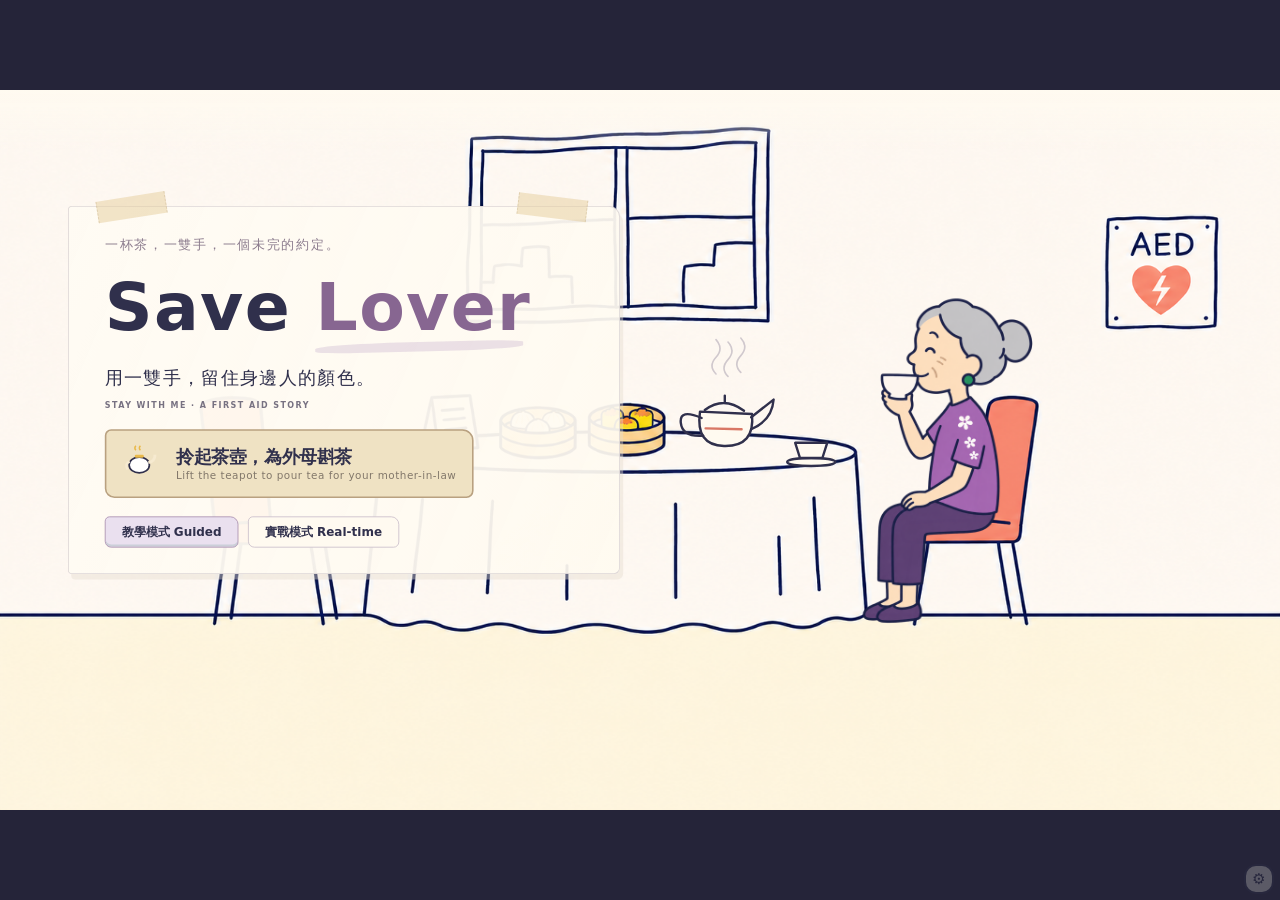
<file: index.html>
<!DOCTYPE html>
<html lang="zh-Hant">
<head>
<meta charset="utf-8">
<title>外婆，唔好褪色 · 愛心救援</title>
<meta name="viewport" content="width=device-width,initial-scale=1">
<style>
/* Save Lover — 2D game. Single file, no network needed. Open in Chrome/Edge (Web Serial). */
:root{
  --red:#b3211f; --red-d:#7c1413; --gold:#e9b949; --cream:#f6ead0; --wood:#4a2416;
  --ink:#1c0f0b; --jade:#2fa37c; --warn:#ff9f1c; --bad:#ff4d4d; --panel:rgba(22,10,8,.88);
  --font:"Noto Sans TC","PingFang HK","PingFang TC","Microsoft JhengHei",system-ui,sans-serif;
}
*{box-sizing:border-box}
html,body{height:100%;margin:0;background:#0d0605;overflow:hidden;font-family:var(--font);color:var(--cream)}
#wrap{position:fixed;inset:0;display:flex;align-items:center;justify-content:center}
#stage{width:1600px;height:900px;position:relative;transform-origin:center;overflow:hidden;background:#2a100c;flex:none}
#scene{position:absolute;inset:0;width:100%;height:100%}
.dim #scene{filter:brightness(.38) saturate(.8)}
#scene{transition:filter .5s}

/* top bar */
#topbar{position:absolute;left:0;right:0;top:0;height:74px;display:flex;align-items:center;gap:24px;padding:0 28px;
  background:linear-gradient(#1a0907ee,#1a090700);z-index:5}
#sceneTag{font-size:24px;font-weight:700;letter-spacing:.06em;color:var(--gold)}
#sceneTag small{display:block;font-size:13px;font-weight:400;color:#e8d6b0;letter-spacing:.08em;opacity:.85}
#logo{margin-left:auto;font-weight:900;font-size:22px;letter-spacing:.04em}
#logo b{color:#ff5a50}
#surv{width:400px;display:none}
#surv .lab{display:flex;justify-content:space-between;font-size:14px;letter-spacing:.06em;margin-bottom:5px}
#surv .lab b{font-size:20px;font-variant-numeric:tabular-nums}
#surv .bar{height:14px;background:#00000080;border:1px solid #ffffff30;border-radius:8px;overflow:hidden}
#surv .bar i{display:block;height:100%;width:80%;background:linear-gradient(90deg,#ff4d4d,#ffb347 45%,#49d39a);background-size:400px 100%;transition:width .3s}
#clock{font-variant-numeric:tabular-nums;font-size:20px;display:none;min-width:150px}
#clock small{display:block;font-size:12px;opacity:.75;letter-spacing:.08em}

/* title / attract */
#title{position:absolute;inset:0;display:flex;flex-direction:column;align-items:center;justify-content:center;z-index:6;
  background:radial-gradient(ellipse at 50% 40%,#3b0f0cb0,#120504f2)}
#title h1{font-size:120px;margin:0;letter-spacing:.08em;font-weight:900;text-shadow:0 6px 0 #00000060}
#title h1 span{color:#ff5a50}
#title h2{font-size:30px;font-weight:500;margin:6px 0 0;letter-spacing:.3em;color:var(--gold)}
#title .en{font-size:17px;letter-spacing:.34em;opacity:.8;margin-top:10px}
#startCue{margin-top:56px;display:flex;align-items:center;gap:22px;padding:22px 40px;border:2px solid var(--gold);border-radius:999px;
  font-size:32px;font-weight:700;animation:breathe 2.2s infinite}
#startCue small{display:block;font-size:15px;font-weight:400;opacity:.8;letter-spacing:.05em}
#startCue svg{width:60px;height:60px}
@keyframes breathe{50%{box-shadow:0 0 0 14px #e9b94922;transform:scale(1.02)}}
#homeCheck{margin-top:28px;font-size:16px;color:#ffb347;min-height:24px}
#modeRow{margin-top:26px;display:flex;gap:12px}
.pill{font:inherit;color:var(--cream);background:#ffffff14;border:1px solid #ffffff40;border-radius:999px;padding:9px 20px;font-size:16px;cursor:pointer}
.pill.on{background:var(--gold);color:#2a1206;border-color:var(--gold);font-weight:700}
.pill:focus-visible{outline:3px solid #fff}

/* objective */
#objective{position:absolute;left:50%;top:96px;transform:translateX(-50%);display:none;align-items:center;gap:20px;z-index:5;
  background:var(--panel);border:2px solid var(--gold);border-radius:22px;padding:16px 30px 16px 20px;max-width:1100px;box-shadow:0 10px 40px #000a}
#objective svg{width:70px;height:70px;flex:none}
#objective .zh{font-size:32px;font-weight:800;line-height:1.25}
#objective .en{font-size:16px;opacity:.8;margin-top:3px}
#objective .ring{width:64px;height:64px;flex:none;display:none}

/* dialogue */
#dialog{position:absolute;left:120px;right:120px;bottom:36px;min-height:150px;background:var(--panel);border:2px solid #e9b94990;border-radius:20px;
  padding:20px 30px 22px;z-index:7;display:none;box-shadow:0 10px 40px #000a}
#dialog .who{display:inline-block;background:var(--red);color:#fff;font-weight:800;font-size:18px;padding:4px 16px;border-radius:999px;margin-bottom:8px;letter-spacing:.08em}
#dialog .who.aed{background:#1f8a5f}#dialog .who.op{background:#2b62c9}#dialog .who.nar{background:#5c4a3c}#dialog .who.warn{background:#c96a00}
#dialog .zh{font-size:32px;line-height:1.4;font-weight:600}
#dialog .en{font-size:17px;opacity:.75;margin-top:6px;line-height:1.4}

/* CPR HUD */
#cpr{position:absolute;left:60px;right:60px;top:210px;bottom:210px;display:none;gap:26px;z-index:5}
.card{background:var(--panel);border:1px solid #ffffff2e;border-radius:20px;padding:18px 22px;display:flex;flex-direction:column}
.card h3{margin:0 0 8px;font-size:17px;letter-spacing:.12em;color:var(--gold);font-weight:700}
.card h3 small{font-weight:400;opacity:.75;margin-left:8px;letter-spacing:.06em}
#cardPos{width:330px}#cardBeat{flex:1;align-items:center}#cardDepth{width:230px}#cardPosture{width:300px}
.torso{width:100%;flex:1;min-height:0}
#posMsg{font-size:20px;font-weight:700;text-align:center;min-height:28px}
#beatWrap{position:relative;width:250px;height:250px;margin-top:4px}
#beatRing{position:absolute;inset:0;border-radius:50%;border:10px solid #ffffff22}
#beatPulse{position:absolute;inset:26px;border-radius:50%;background:radial-gradient(#ff7b6b,#b3211f);transform:scale(.6);opacity:.9}
#beatNum{position:absolute;inset:0;display:flex;flex-direction:column;align-items:center;justify-content:center;font-size:92px;font-weight:900;font-variant-numeric:tabular-nums;text-shadow:0 3px 0 #0008}
#beatNum small{font-size:20px;font-weight:500;opacity:.85;margin-top:-10px}
#coach{font-size:36px;font-weight:900;margin-top:10px;min-height:50px;text-align:center}
#coach.ok{color:#5fe0aa}#coach.no{color:#ffb347}
#rateRow{display:flex;gap:26px;align-items:baseline;font-size:17px;margin-top:2px}
#rateRow b{font-size:38px;font-variant-numeric:tabular-nums}
#depthGauge{position:relative;flex:1;margin:4px 34px 4px 64px;background:#0008;border:1px solid #ffffff30;border-radius:12px;min-height:0}
#depthBand{position:absolute;left:0;right:0;background:#2fa37c66;border-top:2px solid #5fe0aa;border-bottom:2px solid #5fe0aa}
#depthFill{position:absolute;left:0;right:0;top:0;background:linear-gradient(#ffffff30,#ffffff70);border-radius:12px 12px 0 0}
#depthPeak{position:absolute;left:-8px;right:-8px;height:4px;background:#fff;border-radius:2px}
.tick{position:absolute;left:-58px;font-size:14px;opacity:.8;transform:translateY(-50%);font-variant-numeric:tabular-nums}
#contactBox{flex:1;display:none;flex-direction:column;align-items:center;justify-content:center;gap:8px;text-align:center}
#lamp{width:120px;height:120px;border-radius:50%;background:#ffffff14;border:6px solid #ffffff30;transition:background .08s,border-color .08s}
#lamp.on{background:#5fe0aa;border-color:#b8ffe0;box-shadow:0 0 40px #5fe0aa}
#lampTxt{font-size:30px;font-weight:900}#lampTxt.on{color:#5fe0aa}
#contactBox small{font-size:15px;opacity:.75}
#lampCount{font-size:18px;font-variant-numeric:tabular-nums;opacity:.9}
.depthContact #depthGauge,.depthContact #depthVal{display:none!important}
.depthContact #contactBox{display:flex}
#depthVal{text-align:center;font-size:20px;font-weight:700;font-variant-numeric:tabular-nums}
#cardPosture ul{margin:6px 0 0;padding:0;list-style:none;font-size:18px;line-height:1.5}
#cardPosture li{padding-left:26px;position:relative;margin-bottom:5px}
#cardPosture li:before{content:"";position:absolute;left:4px;top:.55em;width:10px;height:10px;border-radius:50%;background:var(--gold)}
#cardPosture li small{display:block;font-size:13px;opacity:.7;line-height:1.3}

/* AED panel */
#aed{position:absolute;left:150px;right:150px;top:200px;bottom:206px;display:none;gap:26px;z-index:5}
#aedDev{flex:1;background:linear-gradient(#f3f0e6,#d9d4c4);color:#1b1b1b;border-radius:26px;border:6px solid #1f8a5f;padding:22px 30px;display:flex;flex-direction:column}
#aedDev h3{margin:0;font-size:20px;letter-spacing:.2em;color:#1f8a5f}
#aedLcd{background:#10231b;color:#8dffc8;border-radius:12px;padding:16px 20px;margin:12px 0;font-size:32px;font-weight:800;min-height:96px;line-height:1.3}
#aedLcd small{display:block;font-size:16px;font-weight:400;color:#bfe9d5;margin-top:4px}
#aedSteps{display:grid;grid-template-columns:repeat(4,1fr);gap:10px;margin-top:auto}
#aedSteps div{border:2px solid #0002;border-radius:14px;padding:10px 12px;font-size:17px;font-weight:700;background:#fff8;opacity:.45}
#aedSteps div b{display:block;font-size:13px;font-weight:500;letter-spacing:.06em}
#aedSteps div.now{opacity:1;border-color:#1f8a5f;background:#fff}
#aedSteps div.done{opacity:1;background:#bfe9d5;border-color:#1f8a5f}
#shockBtn{align-self:center;width:120px;height:120px;border-radius:50%;background:#ff8a1c;border:8px solid #b55200;display:flex;align-items:center;justify-content:center;margin-bottom:8px;opacity:.35}
#shockBtn svg{width:60px;height:60px}
#shockBtn.arm{opacity:1;animation:blink .5s infinite}
@keyframes blink{50%{background:#ffd08a;box-shadow:0 0 40px #ff8a1c}}
#aedBody{width:400px}
#clearStat{display:none;align-self:center;font-size:28px;font-weight:900;padding:8px 24px;border-radius:999px;margin-bottom:8px}
#clearStat.ok{display:block;background:#1f8a5f;color:#fff}#clearStat.bad{display:block;background:#c0271e;color:#fff;animation:blink .5s infinite}

/* debrief */
#debrief{position:absolute;inset:0;background:#140706f6;z-index:9;display:none;padding:34px 60px;overflow:hidden}
#debrief h2{font-size:44px;margin:0;font-weight:900}
#debrief h2 small{font-size:18px;font-weight:400;opacity:.75;margin-left:14px;letter-spacing:.1em}
#debrief .sub{font-size:20px;margin:6px 0 18px;color:var(--gold)}
#dbGrid{display:grid;grid-template-columns:1.15fr 1fr;gap:26px;height:650px}
.steps{list-style:none;margin:0;padding:0;display:flex;flex-direction:column;gap:8px}
.steps li{display:grid;grid-template-columns:40px 1fr;gap:12px;align-items:start;background:#ffffff0f;border-radius:14px;padding:10px 16px;font-size:20px;font-weight:700}
.steps li small{display:block;font-size:14.5px;font-weight:400;opacity:.8;line-height:1.35;margin-top:2px}
.mark{width:36px;height:36px;border-radius:50%;display:flex;align-items:center;justify-content:center;font-weight:900;font-size:20px;color:#140706}
.mark.ok{background:#5fe0aa}.mark.mid{background:#ffb347}.mark.no{background:#ff6b6b}
.tiles{display:grid;grid-template-columns:repeat(3,1fr);gap:10px}
.tile{background:#ffffff0f;border-radius:14px;padding:12px 14px}
.tile b{display:block;font-size:34px;font-variant-numeric:tabular-nums;line-height:1.1}
.tile span{font-size:14px;opacity:.8}
.tile.ok b{color:#5fe0aa}.tile.no b{color:#ffb347}
#dbTake{margin-top:14px;background:var(--red-d);border-radius:16px;padding:16px 20px;font-size:19px;line-height:1.5}
#dbTake b{color:var(--gold)}
#dbAed{margin-top:12px;border:2px dashed #e9b94990;border-radius:16px;padding:14px 20px;font-size:17px;line-height:1.5}
#dbFoot .staff{color:#ffb347}
#dbFoot{position:absolute;left:60px;right:60px;bottom:26px;display:flex;justify-content:space-between;font-size:17px;opacity:.85}

/* airway step */
#airCard{position:absolute;left:50%;top:220px;transform:translateX(-50%);z-index:6;display:none;align-items:center;gap:26px;padding:20px 30px;background:#fffaf0;color:#1c0f0b;border:5px solid #111;border-radius:12px;box-shadow:10px 10px 0 #111;width:980px}
#airCard svg{width:420px;flex:none}
#airCard ol{margin:0;padding-left:1.4em;font-size:30px;line-height:1.35;display:flex;flex-direction:column;gap:14px}
#airCard li b{font-weight:900}#airCard li small{display:block;font-size:17px;color:#6b5a4c}
/* posture briefing */
#brief{position:absolute;left:60px;right:60px;top:200px;bottom:200px;z-index:6;display:none;flex-direction:column;gap:18px;background:var(--panel);border:2px solid var(--gold);border-radius:24px;padding:24px 30px}
#brief h2{margin:0;font-size:36px;font-weight:900}#brief h2 small{font-size:16px;font-weight:400;opacity:.7;margin-left:12px;letter-spacing:.12em}
#briefSteps{flex:1;display:grid;grid-template-columns:repeat(3,1fr);gap:20px;min-height:0}
.bs{border:2px solid #ffffff25;border-radius:18px;padding:14px 18px;display:flex;flex-direction:column;gap:4px;opacity:.4;transition:opacity .3s,border-color .3s,transform .3s}
.bs svg{width:100%;height:150px}
.bs b{font-size:27px;line-height:1.3}.bs span{font-size:19px}.bs small{font-size:14px;opacity:.7}
.bs.on{opacity:1;border-color:var(--gold);transform:translateY(-4px)}.bs.seen{opacity:1}
#briefFoot{font-size:20px;display:flex;justify-content:space-between;align-items:center;gap:20px}
#briefGo{font-size:30px;color:#5fe0aa}
/* start photo */
#photo{position:absolute;inset:0;z-index:8;display:none;align-items:center;justify-content:center;gap:60px;background:#140504f4}
#photoFrame{width:720px;height:540px;position:relative;border:10px solid #c99a2e;background:#000;overflow:hidden}
#photoVideo{position:absolute;inset:0;width:100%;height:100%;object-fit:cover;transform:scaleX(-1)}
#photoCount{position:absolute;inset:0;display:flex;align-items:center;justify-content:center;font-size:220px;font-weight:900;color:#fff;text-shadow:0 6px 30px #000}
#photoText{display:flex;flex-direction:column;gap:10px;max-width:520px}
#photoText b{font-size:64px;color:var(--gold)}
#photoText span{font-size:36px;font-weight:700}
#photoText small{font-size:18px;opacity:.7}
/* certificate */
#cert{position:absolute;inset:0;z-index:9;display:none;align-items:center;justify-content:center;background:radial-gradient(ellipse at 50% 40%,#5a1512,#140504)}
#certCard{width:1360px;height:720px;background:#f8efd9;color:#2a1206;border-radius:10px;padding:44px;display:flex;gap:44px;position:relative;
  box-shadow:0 0 0 6px #c99a2e, 0 0 0 14px #f8efd9, 0 0 0 18px #c99a2e, 0 30px 80px #000c}
#certPhoto{width:620px;height:465px;background:#000;position:relative;flex:none;align-self:center;border:8px solid #c99a2e;overflow:hidden}
#certVideo,#certShot{position:absolute;inset:0;width:100%;height:100%;object-fit:cover}
#certVideo{transform:scaleX(-1)} #certShot{display:none}
#certNoCam{position:absolute;inset:0;display:flex;align-items:center;justify-content:center;color:#ffffff40;font-size:20px;letter-spacing:.3em}
#certCount{position:absolute;inset:0;display:flex;align-items:center;justify-content:center;font-size:240px;font-weight:900;color:#fff;text-shadow:0 6px 30px #000}
#cert.done #certCount{display:none}
#certText{flex:1;display:flex;flex-direction:column;justify-content:center;min-width:0}
#certText .cap{font-size:17px;letter-spacing:.24em;color:#9a6b10;font-weight:700}
#certText h2{font-size:128px;margin:6px 0 10px;font-weight:900;color:#b3211f;letter-spacing:.06em;line-height:1.05}
#certText p{font-size:30px;line-height:1.5;margin:0;font-weight:600}
#certText p b{color:#b3211f;font-size:44px;display:block}
#certText p small{display:block;font-size:17px;font-weight:400;opacity:.7;margin-top:6px}
#certStats{display:flex;gap:14px;margin-top:22px}
#certStats div{flex:1;border-top:3px solid #c99a2e;padding-top:8px;font-size:16px}
#certStats b{display:block;font-size:40px;font-variant-numeric:tabular-nums;line-height:1.1}
#certFoot{display:flex;justify-content:space-between;margin-top:28px;font-size:20px;font-weight:800;letter-spacing:.2em;color:#9a6b10}
#certSeal{position:absolute;left:14px;top:556px;width:120px;height:120px;border-radius:50%;background:#b3211f;color:#f8efd9;font-size:64px;font-weight:900;display:flex;align-items:center;justify-content:center;transform:rotate(-10deg);box-shadow:0 0 0 5px #f8efd9 inset,0 0 0 8px #b3211f inset}
#cert.fail{background:radial-gradient(ellipse at 50% 40%,#2a2a2a,#0c0c0c)}
#cert.fail #certCard{background:#e9e6df;box-shadow:0 0 0 6px #555, 0 0 0 14px #e9e6df, 0 0 0 18px #555, 0 30px 80px #000c;transform:rotate(-1.2deg)}
#cert.fail #certText h2{color:#1c1c1c}
#cert.fail #certText p b{color:#1c1c1c}
#cert.fail #certPhoto{border-color:#555;filter:grayscale(1) contrast(1.1)}
#cert.fail #certSeal{background:#1c1c1c;box-shadow:0 0 0 5px #e9e6df inset,0 0 0 8px #1c1c1c inset}
#cert.fail #certText .cap,#cert.fail #certFoot{color:#666}
#cert.fail #certStats div{border-top-color:#888}
#cert.pose .done-only{display:none} #cert.done .pose-only{display:none} #cert.pose #certSeal{display:none}
#flash{position:absolute;inset:0;background:#fff;opacity:0;pointer-events:none;z-index:20}
#toast{position:absolute;left:50%;top:190px;transform:translateX(-50%);background:#c96a00;color:#fff;padding:12px 26px;border-radius:999px;font-size:24px;font-weight:800;z-index:8;display:none;box-shadow:0 8px 30px #000a;white-space:nowrap}

/* operator / simulation panel (not scaled) */
#simBtn{position:fixed;right:6px;bottom:6px;z-index:51;opacity:.25;width:30px;height:30px;padding:0;font-size:15px;display:flex;align-items:center;justify-content:center}
#simBtn:hover{opacity:1}
#sim.open{display:block!important}
#sim{position:fixed;right:10px;bottom:44px;width:380px;max-height:calc(100% - 70px);overflow:auto;background:#101010f2;color:#eee;border:1px solid #555;border-radius:12px;padding:12px 14px;z-index:50;font-size:13px;display:none}
#sim h4{margin:10px 0 6px;font-size:12px;letter-spacing:.12em;color:#e9b949}
#sim .row{display:flex;flex-wrap:wrap;gap:6px}
#sim button{font:inherit;background:#2a2a2a;color:#eee;border:1px solid #666;border-radius:8px;padding:6px 9px;cursor:pointer}
#sim button.on{background:#2fa37c;border-color:#2fa37c;color:#04130d}
#sim button:active{background:#555}
#sim kbd{background:#000;border:1px solid #555;border-radius:4px;padding:0 4px;font-size:11px;margin-left:4px}
#raw{font-family:ui-monospace,Menlo,Consolas,monospace;font-size:11.5px;white-space:pre;background:#000;border-radius:8px;padding:8px;margin-top:6px;line-height:1.45}
#simHead{display:flex;align-items:center;gap:8px;flex-wrap:wrap}
#simHead #serState{flex:1}
#sim button.press{background:#7c1413;border-color:#b3211f;touch-action:none;user-select:none;-webkit-user-select:none}
#sim button.press.on{background:#2fa37c}
#sim.mini .full{display:none}
#sim.open.mini{display:flex!important;align-items:center;gap:6px;left:auto;right:42px;max-width:calc(100% - 50px);bottom:6px;width:auto;max-height:none;padding:4px 6px;overflow-x:auto;overflow-y:hidden;background:#101010cc;font-size:11px;border-radius:8px}
#sim.mini #simHead{order:2;flex:none;flex-wrap:nowrap;gap:4px}
#sim.mini #simHead b,#sim.mini #serState{display:none}
#sim.mini .row{flex-wrap:nowrap;gap:4px}
#sim.mini button{padding:3px 7px;font-size:11px;white-space:nowrap;border-radius:6px}
#sim.mini kbd{display:none}
@media (max-width:900px), (max-height:520px){
  #sim{left:6px;right:6px;width:auto;bottom:40px;max-height:46vh;font-size:12px;padding:8px 10px;background:#101010e0}
  #sim button{padding:5px 8px}
  #sim h4{margin:6px 0 4px}
  #raw{font-size:10px;padding:6px}
}
#sim label{display:flex;align-items:center;gap:8px;margin-top:6px}
#sim input[type=range]{flex:1}

/* ===== retro Hong Kong comic look: thick ink outlines, flat colours, halftone dots, hard offset shadows ===== */
:root{ --ink:#111; --paper:#fffaf0; --cyellow:#ffe14d; --cred:#d42a1e; --cgreen:#13804a; --camber:#c25a00;
  --halftone:radial-gradient(circle at 50% 50%, rgba(0,0,0,.16) 1.6px, transparent 1.9px) 0 0/11px 11px; }
#stage{background:#f7cf5c}
/* title: comic cover with sun rays */
#title{background:var(--halftone), repeating-conic-gradient(from 0deg at 50% 46%, #e2332a 0 9deg, #f0563a 9deg 18deg)}
#title h1{font-size:150px;color:var(--cyellow);-webkit-text-stroke:9px var(--ink);paint-order:stroke fill;text-shadow:10px 10px 0 var(--ink);letter-spacing:.06em;transform:rotate(-3deg)}
#title h1 span{color:#fff}
#title h2{background:var(--ink);color:var(--cyellow);padding:8px 26px;letter-spacing:.24em;margin-top:22px;transform:rotate(-1deg)}
#title .en{color:#fff;font-weight:900;text-shadow:2px 2px 0 var(--ink);opacity:1}
#startCue{background:var(--cyellow);color:var(--ink);border:6px solid var(--ink);border-radius:18px;box-shadow:10px 10px 0 var(--ink)}
#startCue small{color:#3a2a06}
#startCue svg [fill="#f6ead0"]{fill:#fff;stroke:var(--ink);stroke-width:3}
#homeCheck{color:var(--cyellow);background:var(--ink);padding:0 14px;border-radius:6px}
#homeCheck:empty{display:none}
.pill{background:#fff;color:var(--ink);border:4px solid var(--ink);font-weight:800;box-shadow:4px 4px 0 var(--ink)}
.pill.on{background:var(--cyellow);color:var(--ink);border-color:var(--ink)}
#simBtn{box-shadow:none}
/* top bar */
#topbar{background:none}
#sceneTag{background:var(--ink);color:var(--cyellow);padding:6px 16px 8px;border-radius:4px;box-shadow:5px 5px 0 rgba(0,0,0,.35);transform:rotate(-1.5deg)}
#sceneTag:empty{display:none}
#sceneTag small{color:#fff}
#logo{color:var(--ink);background:#fff;border:4px solid var(--ink);padding:2px 14px;border-radius:8px;box-shadow:4px 4px 0 var(--ink)}
#logo b{color:var(--cred)}
#surv,#clock{background:var(--ink);color:#fff;padding:6px 12px;border-radius:8px;border:3px solid #fff}
/* objective: yellow comic caption box */
#objective{background:var(--cyellow);color:var(--ink);border:6px solid var(--ink);border-radius:6px;box-shadow:10px 10px 0 var(--ink)}
#objective .en{color:#3a2a06;opacity:1}
#objIcon{background:var(--ink);border-radius:50%;padding:7px;display:flex}
#objIcon svg{width:58px;height:58px}
/* Dialogue styling is defined with the hand-drawn artwork below. */
/* panels become comic frames */
.card,#brief{background:var(--paper);color:var(--ink);border:6px solid var(--ink);border-radius:10px;box-shadow:10px 10px 0 var(--ink)}
.card h3{color:var(--cred)}
.card svg [fill="#f6ead0"],#brief svg [fill="#f6ead0"]{fill:var(--ink)}
.card svg [stroke="#f6ead0"],#brief svg [stroke="#f6ead0"]{stroke:var(--ink)}
#posMsg[style*="5fe0aa"]{color:var(--cgreen)!important}
#coach.ok{color:var(--cgreen)}#coach.no{color:var(--camber)}
#beatRing{border-color:rgba(0,0,0,.15)}
#beatPulse{background:radial-gradient(#ff7b6b,#d42a1e);border:5px solid var(--ink)}
#lamp{background:#e9e2d2;border-color:#8a7c68}
#lamp.on{background:#2fd17e;border-color:var(--ink)}
#lampTxt.on{color:var(--cgreen)}
#rateRow,#depthVal{color:var(--ink)}
#cardPosture li:before{background:var(--cred)}
#brief .bs{border-color:rgba(0,0,0,.25)}
#brief .bs.on{border-color:var(--cred);background:#fff}
#brief h2 small{color:#5a4a3c}
#briefGo{color:var(--cgreen)}
#aedDev{border:6px solid var(--ink);box-shadow:10px 10px 0 var(--ink)}
.dim #scene{filter:brightness(.55) saturate(.9)}
/* debrief and certificate: printed comic page */
#debrief{background:var(--halftone), #1a0c08}
#certCard{border:6px solid var(--ink)}
#cert{background:var(--halftone), repeating-conic-gradient(from 0deg at 50% 50%, #7a1a14 0 9deg, #8f2219 9deg 18deg)}
#cert.fail{background:var(--halftone), repeating-conic-gradient(from 0deg at 50% 50%, #222 0 9deg, #2d2d2d 9deg 18deg)}
/* collapse sound effect */
@keyframes bangPop{0%{transform:translate(1090px,440px) scale(.2) rotate(-20deg)}35%{transform:translate(1090px,440px) scale(1.15) rotate(6deg)}100%{transform:translate(1090px,440px) scale(1) rotate(0)}}
#bang.pop{animation:bangPop .45s ease-out both}
@media (prefers-reduced-motion: reduce){#bang.pop{animation:none}}
/* Real mode: input feedback only, with no target rhythm or quality cues. */
#realHeart{position:relative;width:100%;height:90px;margin:8px 0;display:flex;align-items:center;justify-content:center;pointer-events:none}
#realHeart svg{width:82px;height:82px;overflow:visible;filter:drop-shadow(0 8px 22px #b3211f55)}
@media (prefers-reduced-motion:reduce){#realHeart svg{filter:none}}
/* Reserve a left rail so the monitor never covers task panels. */
#vitals{position:absolute;left:20px;top:300px;width:210px;height:292px;z-index:4;display:none;pointer-events:none;opacity:.8;background:#101f25;color:#e3f5ed;border:2px solid #608780;border-radius:16px;padding:16px;box-shadow:0 8px 24px #0005;font-variant-numeric:tabular-nums}
#vitals header{display:flex;justify-content:space-between;align-items:center;font-size:17px;font-weight:800}
#vitals header small{font-size:10px;font-weight:500;color:#a4bdb5}
#vitals .trace{height:46px;width:100%;margin:12px 0 4px;color:#73e4b2}
#vitals .trace path{transition:opacity .15s}
#vitals dl{margin:0;display:grid;grid-template-columns:1fr auto;gap:10px;font-size:13px}
#vitals dt{color:#b5ccc4}#vitals dd{margin:0;color:#85f1c1;font-size:17px;font-weight:700}
#vitals footer{border-top:1px solid #72958955;margin-top:12px;padding-top:9px;font-size:11px;color:#a4bdb5}
.withVitals #cpr{left:auto;right:40px;width:1480px;transform:scale(.88);transform-origin:right center}
.withVitals #brief{left:250px}
.withVitals #aed{left:250px;right:60px}

/* Grandma portraits belong to dialogue, never a permanent character strip. */
#dialog{left:120px;right:120px;bottom:36px;min-height:150px;padding:24px 30px;
  background:#fffaf0;color:#30304c;border:3px solid #30304c;border-radius:30px 27px 29px 25px;box-shadow:none}
#dialog.has-speaker{padding-left:210px}
#dialog.gm-speaking{left:300px;right:120px;min-height:150px;padding:24px 30px}
#dialog.gm-speaking .who{display:none!important}
#dialog::after{content:none}
#dialog.gm-speaking::after{content:"";position:absolute;left:-17px;top:50%;width:28px;height:28px;
  background:#fffaf0;border-bottom:3px solid #30304c;border-left:3px solid #30304c;transform:translateY(-50%) rotate(45deg)}
#dialog .who{position:absolute;left:28px;top:26px;width:140px;min-height:86px;padding:24px 8px;
  margin:0;background:#e97c66;color:#fffaf0;border:0;border-radius:16px 13px 17px 12px;font-size:27px;line-height:1.4;text-align:center}
#dialog .who::after{content:"";position:absolute;right:-23px;top:0;bottom:0;border-right:3px solid #30304c;transform:rotate(.6deg)}
#dialog .zh{font-family:"KaiTi","STKaiti","BiauKai",var(--font);font-size:32px;font-weight:500;line-height:1.4}
#dialog .en{color:#655e65;font-size:17px;opacity:1;line-height:1.35;margin-top:6px}
#gmPortrait{position:absolute;left:-190px;top:50%;transform:translateY(-50%);width:145px;height:145px;object-fit:contain}
#gmPortrait[hidden]{display:none}
#gmSitBody{transform-box:fill-box;transform-origin:50% 90%}

</style>
<link rel="stylesheet" href="assets/experience.css">
<link rel="stylesheet" href="assets/motion.css">
<link rel="stylesheet" href="assets/lesson.css">
<link rel="stylesheet" href="assets/fading.css">
</head>
<body>
<div id="wrap"><div id="stage">

<!-- ===== SCENE: flat 2D tea room and switchable character artwork ===== -->
<svg id="scene" viewBox="0 0 1600 900" preserveAspectRatio="xMidYMid slice" aria-hidden="true">
  <g id="sceneDrawing">
  <!-- Background and characters are separate so collapse leaves the chair in place. -->
  <image id="teaRoomArt" href="assets/art/tea-room-clean.png" width="1600" height="900" preserveAspectRatio="none"/>
  <g id="teaProps" stroke="#30304c" stroke-width="3" fill="#fffaf0" stroke-linecap="round" stroke-linejoin="round">
    <g id="teaPotMotion"><path d="M875 402q-6 42 30 43 39 1 35-40Z"/><path d="M877 410q-28-12-26 6t28 16M939 409l28-22q-2 26-28 37" fill="none"/><path d="M881 400q24-18 49 1M906 390v-8" fill="none"/><path d="M882 423l45 1" stroke="#d97865"/></g>
    <path id="teaStream" d="M1007 371q24 30 7 74" fill="none" stroke="#b88d53" stroke-width="3" stroke-dasharray="3 5" opacity="0"/>
    <ellipse cx="1014" cy="465" rx="30" ry="5"/><path d="M994 441h40l-6 19h-28Z"/>
    <rect id="teaWater" x="1002" y="459" width="24" height="0" rx="2" fill="#c49b58" stroke="none"/>
  </g>
  <g id="fallingPose" style="display:none"><image href="assets/art/grandma-falling-v2.png" x="1010" y="387" width="385" height="270"/></g>
  <g id="gmSit" transform="translate(1024,230)">
    <g id="gmSitBody"><image id="gmSitImage" href="assets/art/grandma-seated-v2.png" width="300" height="450"/></g>
  </g>
  <g id="gmLie" opacity="0">
    <image href="assets/art/grandma-lying.png" x="900" y="535" width="620" height="207"/>
    <g id="aedPadsScene" opacity="0" stroke="#30304c" stroke-width="3" stroke-linejoin="round">
      <rect x="1141" y="624" width="38" height="26" rx="5" fill="#fffaf0"/>
      <path d="M1151 637h18" stroke="#13804a"/>
      <rect x="1230" y="653" width="38" height="26" rx="5" fill="#fffaf0"/>
      <path d="M1240 666h18" stroke="#13804a"/>
    </g>
  </g>
  <!-- comic sound effect -->
  <g id="bang" transform="translate(1090,440)" opacity="0">
    <path d="M0-120L34-58 104-92 76-24 150 0 76 26 104 94 34 58 0 124-34 58-104 94-76 26-150 0-76-24-104-92-34-58Z" fill="#ffe14d" stroke="#111" stroke-width="7" stroke-linejoin="round"/>
    <text x="0" y="30" text-anchor="middle" font-size="96" font-weight="900" fill="#d42a1e" stroke="#111" stroke-width="5" paint-order="stroke" font-family="'Noto Sans TC','Microsoft JhengHei',sans-serif">砰！</text>
  </g>
  </g>
</svg>

<aside id="vitals" aria-label="婆婆生命體徵模擬監察">
  <header>生命體徵 <small>模擬監察</small></header>
  <div id="realHeart" role="img" aria-label="心臟按壓回應"><svg viewBox="0 0 100 100" aria-hidden="true"><path d="M50 88C42 81 8 57 8 32C8 9 38 3 50 25C62 3 92 9 92 32C92 57 58 81 50 88Z" fill="#e74b50" stroke="#a62530" stroke-width="3"/><path d="M22 30C22 21 32 18 38 22" fill="none" stroke="#ffb3af" stroke-width="5" stroke-linecap="round"/></svg></div>
  <dl>
    <dt>經過時間</dt><dd id="vitalTime">00:00</dd>
    <dt>心率 / 分</dt><dd id="vitalHr">0</dd>
    <dt>按壓次數</dt><dd id="vitalCount">0</dd>
  </dl>
  <footer>遊戲模擬數據</footer>
</aside>
<div id="topbar">
  <div id="sceneTag"></div>
  <div id="surv"><div class="lab"><span>存活機會 SURVIVAL CHANCE</span><b id="survNum">85%</b></div><div class="bar"><i id="survBar"></i></div></div>
  <div id="clock"><span id="clockNum">00:00</span><small>倒地後 SINCE COLLAPSE</small></div>
  <div id="logo">外婆，<b>唔好褪色。</b></div>
</div>

<div id="title">
  <p class="fading-kicker">一杯茶，一雙手，一個未完的約定。</p><h1>Save <span>Lover</span></h1>
  <h2>用一雙手，留住身邊人的顏色。</h2>
  <div class="en">STAY WITH ME · A FIRST AID STORY</div>
  <div id="startCue"><span id="cueIcon"></span><div>拎起茶壺，為外母斟茶<small>Lift the teapot to pour tea for your mother-in-law</small></div></div>
  <div id="homeCheck"></div>
  <div id="modeRow">
    <button class="pill" id="mTrain">教學模式 Guided</button>
    <button class="pill" id="mReal">實戰模式 Real-time</button>
  </div>
</div>

<div id="objective"><span id="objIcon"></span><div><div class="zh" id="objZh"></div><div class="en" id="objEn"></div></div>
  <svg class="ring" id="objRing" viewBox="0 0 64 64"><circle cx="32" cy="32" r="26" fill="none" stroke="#ffffff30" stroke-width="8"/><circle id="objArc" cx="32" cy="32" r="26" fill="none" stroke="#5fe0aa" stroke-width="8" stroke-dasharray="163.4" stroke-dashoffset="163.4" transform="rotate(-90 32 32)" stroke-linecap="round"/></svg>
</div>
<div id="toast"></div>

<div id="airCard">
  <svg viewBox="0 0 360 220" role="img" aria-label="一隻手按額頭，另一隻手托下巴的操作示意">
    <path d="M20 191h320" stroke="#bdb2c4" stroke-width="3"/>
    <path d="M153 167q10-53 61-39 44 8 58 39Z" fill="#bca1cb" stroke="#30304c" stroke-width="4"/>
    <path d="M72 159Q47 124 70 96q23-27 48-9l17 14 15 6-11 9 4 12-13 17-20 20Z" fill="#efd1af" stroke="#30304c" stroke-width="4" stroke-linejoin="round"/>
    <path d="M65 137q-16-34 17-47" fill="none" stroke="#a6a1b1" stroke-width="16" stroke-linecap="round"/>
    <path d="M117 107l7 2M129 128l8-1" stroke="#30304c" stroke-width="3" stroke-linecap="round"/>
    <g fill="#f4ddbe" stroke="#30304c" stroke-width="3" stroke-linejoin="round"><path d="M82 34l6 50-9 13q-5 10 5 12l17-18 18 3q11-1 6-9l-19-9-5-42"/><path d="M231 189l-43-42-34-2-13-7q-8-2-10 5l11 13 35 2 34 31"/></g>
    <circle cx="90" cy="24" r="16" fill="#458475"/><text x="90" y="30" text-anchor="middle" font-size="18" fill="#fffaf0" font-family="sans-serif">1</text>
    <text x="119" y="31" font-size="22" fill="#397b69" font-family="sans-serif">按額頭</text>
    <circle cx="265" cy="183" r="16" fill="#458475"/><text x="265" y="189" text-anchor="middle" font-size="18" fill="#fffaf0" font-family="sans-serif">2</text>
    <text x="284" y="190" font-size="21" fill="#397b69" font-family="sans-serif">托下巴</text>
    <path d="M165 117q9-24 28-30m-14-4 15 3-4 15" fill="none" stroke="#458475" stroke-width="4" stroke-linecap="round"/>
  </svg>
  <ol><li><b>解開衣領</b><small>Loosen the collar</small></li><li><b>一隻手按住額頭</b><small>Hand on the forehead</small></li><li><b>兩隻手指托起下巴</b><small>Two fingers lift the chin</small></li></ol>
</div>
<div id="brief">
  <h2>開始壓之前：擺好姿勢<small>GET INTO POSITION</small></h2>
  <div id="briefSteps">
    <div class="bs" data-i="0"><em class="lesson-number">01 · 身體位置</em><svg viewBox="0 0 320 220" role="img" aria-label="側面示意：救援者跪在病人胸口旁，膝蓋貼地"><path d="M20 205h280" fill="none" stroke="#bdb2c4" stroke-width="3"/><circle cx="53" cy="177" r="20" fill="#efd1af" stroke="#30304c" stroke-width="4" stroke-linecap="round" stroke-linejoin="round"/><path d="M76 187v-16q28-24 62-7h135v26Z" fill="#bca1cb" stroke="#30304c" stroke-width="4" stroke-linecap="round" stroke-linejoin="round"/><g stroke="#30304c" stroke-width="4" stroke-linecap="round" stroke-linejoin="round"><circle cx="170" cy="49" r="24" fill="#efd1af"/><path d="M164 76q29-3 44 34l29 31-31 16-40-42Z" fill="#738da3"/><path d="M170 110l-24 48 16 8 27-44" fill="#efd1af"/><path d="M214 148l-12 41h61" fill="none" stroke="#706184" stroke-width="19"/><path d="M203 189h61" stroke="#30304c" stroke-width="4"/></g><ellipse cx="212" cy="197" rx="27" ry="8" fill="#f1d38e" stroke="#a17a38" stroke-width="2"/><path d="M253 161l-23 25m13-1-13 1 2-13" fill="none" stroke="#458475" stroke-width="4"/><text x="247" y="151" font-size="18" fill="#397b69" font-family="sans-serif">跪近身側</text></svg><b>跪在外婆身側</b><span>靠近胸口，雙膝穩定著地</span><small>Kneel close beside her chest</small></div>
    <div class="bs" data-i="1"><em class="lesson-number">02 · 雙手位置</em><svg class="hand-placement" viewBox="90 155 945 850" role="img" aria-label="胸口正上方俯視：雙手疊起、手指扣好，掌根放在胸口正中"><image href="assets/art/cpr-hands-overhead-a.png" width="1122" height="1402"/></svg><b>掌根放在胸口正中</b><span>雙手疊起，手指扣好</span><small>Heel of hand in the centre · hands interlocked</small></div>
    <div class="bs" data-i="2"><em class="lesson-number">03 · 按壓方向</em><svg viewBox="0 0 320 220" role="img" aria-label="側面示意：肩膀在雙手正上方，手肘伸直，垂直向下按壓"><path d="M20 205h280" fill="none" stroke="#bdb2c4" stroke-width="3"/><circle cx="53" cy="177" r="20" fill="#efd1af" stroke="#30304c" stroke-width="4" stroke-linecap="round" stroke-linejoin="round"/><path d="M76 187v-16q28-24 62-7h135v26Z" fill="#bca1cb" stroke="#30304c" stroke-width="4" stroke-linecap="round" stroke-linejoin="round"/><g stroke="#30304c" stroke-width="4" stroke-linecap="round" stroke-linejoin="round"><circle cx="164" cy="40" r="23" fill="#efd1af"/><path d="M161 67l57 41 14 29-30 20-37-45Z" fill="#738da3"/><path d="M161 88v75h18V98" fill="#efd1af"/><path d="M213 148l-12 41h62" fill="none" stroke="#706184" stroke-width="19"/></g><path d="M169 65v109" stroke="#458475" stroke-width="2" stroke-dasharray="5 5"/><path d="M121 94v55m-10-11 10 12 10-12" fill="none" stroke="#397b69" stroke-width="5" stroke-linecap="round"/><circle cx="169" cy="90" r="7" fill="#f1d38e" stroke="#30304c" stroke-width="2"/><path d="M186 73l55-20" stroke="#458475" stroke-width="2"/><text x="242" y="48" font-size="17" fill="#397b69" font-family="sans-serif">肩膀</text><text x="18" y="82" font-size="18" fill="#397b69" font-family="sans-serif">垂直向下</text></svg><b>手肘伸直，垂直向下</b><span>肩膀放在雙手正上方</span><small>Arms straight · shoulders above hands</small></div>
  </div>
  <div id="briefFoot">跟住節拍：每分鐘 100–120 下，壓深 5 cm，每下完全放鬆　<b id="briefGo">擺好就開始壓</b></div>
</div>
<div id="cpr">
  <div class="card" id="cardPos"><h3>按壓位置<small>HAND POSITION</small></h3><div class="torso" id="torsoCpr"></div><div id="posMsg"></div></div>
  <div class="card" id="cardBeat"><h3>節奏 100–120 / 分鐘<small>RATE</small></h3>
    <div id="beatWrap"><div id="beatRing"></div><div id="beatPulse"></div><div id="beatNum"><span id="cnt">0</span><small id="cntOf">/ 60</small></div></div>
    <div id="coach"></div>
    <div id="rateRow"><span>你嘅速度 <b id="rateNum">–</b> 次/分鐘</span><span id="rateMsg"></span></div>
  </div>
  <div class="card" id="cardDepth"><h3>深度<small>DEPTH</small></h3>
    <div id="depthGauge"><div id="depthBand"></div><div id="depthFill"></div><div id="depthPeak"></div>
      <span class="tick" style="top:0">0 cm</span><span class="tick" id="tk5">5 cm</span><span class="tick" id="tk6">6 cm</span></div>
    <div id="depthVal">0.0 cm</div>
    <div id="contactBox"><div id="lamp"></div><div id="lampTxt">未到位</div><small>壓到 5 cm，燈會著</small><div id="lampCount">0 下到位</div></div>
  </div>
  <div class="card" id="cardPosture"><h3>姿勢<small>POSTURE</small></h3>
    <svg viewBox="0 0 260 170" style="width:100%">
      <rect x="20" y="138" width="220" height="14" rx="7" fill="#7d8a93"/><circle cx="34" cy="128" r="14" fill="#e7c3a4"/>
      <path d="M132 136V70" stroke="#5fe0aa" stroke-width="9" stroke-linecap="round"/>
      <path d="M132 70q30-6 52 34M184 104l-34 44h70" stroke="#f6ead0" stroke-width="12" fill="none" stroke-linecap="round" stroke-linejoin="round"/>
      <circle cx="128" cy="46" r="17" fill="#f6ead0"/>
      <path d="M132 20v-12M126 14l6-8 6 8" stroke="#e9b949" stroke-width="3" fill="none"/>
      <text x="142" y="14" font-size="12" fill="#e9b949" font-family="sans-serif">膊頭喺手正上方</text>
      <text x="62" y="104" font-size="12" fill="#5fe0aa" font-family="sans-serif">手踭伸直</text>
    </svg>
    <ul>
      <li>跪喺佢身側，雙膝分開同膊頭闊<small>Kneel beside the chest, knees apart</small></li>
      <li>兩手疊埋，掌根放胸口正中<small>Heel of hand on centre of chest</small></li>
      <li>手踭鎖直，用上身重量垂直壓落去<small>Arms locked, push with body weight</small></li>
      <li>每下壓完完全放鬆，手唔離開胸口<small>Full recoil, hands stay on chest</small></li>
    </ul>
  </div>
</div>

<div id="aed">
  <div id="aedDev">
    <h3>AED · 自動體外心臟去顫器</h3>
    <div id="aedLcd"></div>
    <div id="shockBtn"><svg viewBox="0 0 24 24"><path d="M13 2L5 14h6l-1 8 9-13h-6z" fill="#fff"/></svg></div>
    <div id="aedSteps">
      <div data-s="1">① 開機<b>Power on</b></div>
      <div data-s="2">② 貼電極片<b>Attach pads</b></div>
      <div data-s="3">③ 分析：唔好掂<b>Analysing: hands off</b></div>
      <div data-s="4">④ 離開，按掣電擊<b>Stand clear, press to shock</b></div>
    </div>
  </div>
  <div class="card" id="aedBody"><h3>電極片位置<small>PAD PLACEMENT</small></h3><div class="torso" id="torsoAed"></div>
    <div style="font-size:17px;line-height:1.5;text-align:center">一塊：<b>右邊鎖骨下面</b>　一塊：<b>左邊腋下肋骨側</b><br><small style="opacity:.7">Upper right chest · lower left side</small></div></div>
</div>

<div id="dialog"><img id="gmPortrait" src="assets/art/grandma-happy.png" alt="外婆開心的表情" hidden><span class="who" id="dWho"></span><div class="zh" id="dZh"></div><div class="en" id="dEn"></div><button id="advanceLine" type="button" aria-label="繼續對話">繼續 ›</button></div>
<div id="photo">
  <div id="photoFrame"><video id="photoVideo" muted playsinline></video><div id="photoCount"></div></div>
  <div id="photoText"><b>先影張飲茶相</b><span>坐好，望住投影下面嘅鏡頭</span><small>Sit up and look at the camera under the screen</small></div>
</div>
<div id="cert">
  <div id="certCard">
    <div id="certPhoto"><video id="certVideo" muted playsinline></video><canvas id="certShot" width="1040" height="780"></canvas>
      <div id="certNoCam">Save Lover ✚</div><div id="certCount"></div></div>
    <div id="certText">
      <div class="cap" id="certCap">嘉許狀 · CERTIFICATE OF A LIFESAVER</div>
      <h2 id="certTitle">救心英雄</h2>
      <p class="pose-only">恭喜你！<b>請望向鏡頭</b><small>Congratulations — look at the camera</small></p>
      <p class="done-only">茲證明呢位茶客，喺 <span id="certDate"></span>，<br><span id="certBody">用一雙手同一部 AED，救返外母一命。</span><small id="certEn">With two hands and an AED, this person saved a life.</small></p>
      <div id="certStats" class="done-only"></div>
      <div id="certFoot"><span>拍 · 叫 · 壓 · 電</span><span>Save Lover ✚</span></div>
    </div>
    <div id="certSeal">救</div>
  </div>
</div>
<div id="debrief"></div>
<div id="flash"></div>
</div></div>

<button class="pill" id="simBtn" aria-label="操作面板" title="操作面板 (H)">⚙</button>
<div id="sim">
  <div id="simHead"><b>操作員 / 模擬面板</b><span id="serState" style="color:#aaa">測距未連接</span><button id="bMini">展開</button><button id="bClose" aria-label="關閉">✕</button></div>
  <div class="full" style="margin-top:8px"><div id="voiceState" style="font-weight:700"></div><div class="row" style="margin-top:4px"><select id="voiceSel" style="flex:1;min-width:0;font:inherit;background:#2a2a2a;color:#eee;border:1px solid #666;border-radius:8px;padding:5px"></select><button id="bTestVoice">試聽</button></div></div>
  <div class="row full" style="margin-top:8px"><button id="bSerial">連接測距 Arduino</button><button id="bCam">開啟鏡頭</button><button id="bReset">重設遊戲<kbd>R</kbd></button><button id="bVoice">語音：開</button><button id="bMusic">音樂：開</button><button id="bFull">全螢幕<kbd>Q</kbd></button></div>
  <h4 class="full">Makey Makey 輸入（亦可以用滑鼠／鍵盤模擬）</h4>
  <div class="row" id="simObjs"><button id="bPress" class="press">按壓<kbd>Space</kbd></button></div>
  <div class="full"><h4>胸口接觸點：按住 <kbd>Space</kbd> = 壓到 5 cm（接咗測距 Arduino 就自動改用測距）</h4>
  <label>模擬深度 <input type="range" id="simDepth" min="20" max="75" value="55"><span id="simDepthV">5.5cm</span></label>
  <h4>感應器即時讀數</h4>
  <div id="raw"></div></div>
</div>

<script src="assets/foley.js"></script>
<script src="assets/experience.js"></script>
<script src="assets/theatre.js"></script>
<script src="assets/motion.js"></script>
<script src="assets/fading.js"></script>
<script>
/* =====================================================================
   CONFIG — numbers you are most likely to tune on site
   ===================================================================== */
const CFG = {
  bpm: 110,                 // metronome
  depthMin: 50, depthMax: 60,   // mm, adult guideline 5–6 cm
  rateMin: 100, rateMax: 120,   // compressions / min
  compTargets: { train:60, real:90 }, // two practice rounds, separated by the AED stage
  shoulderThresh: 180,      // analog 0–1023 peak that counts as a shoulder tap
  touchThresh: 60,          // FSR sum that counts as "someone is touching the chest"
  hintDelayMs: 7000,        // real-time mode: how long before a hint appears
  idleResetMs: 60000,
  ambulanceMs: 240000,      // hard time limit of the rescue
  stopMs: 25000,            // nobody pushing for this long during CPR: the paramedics arrive and the round ends
  certMs: 14000,            // how long the certificate stays before the debrief
  failTitle: '再練一次，做得更好',
  airwayMs: 25000,          // no chin-lift detected for this long: carry on anyway (noted in the debrief)
  aedAnalyseMs: 4000,       // 'analysing, do not touch'
  breathMs: 4000,           // the breathing check is a short scripted beat (not scored)
  musicVolume: 0.5,         // background music, 0–1
  musicFiles: false,        // true: use your own bgm_tea.mp3 / bgm_tense.mp3 / bgm_win.mp3 / bgm_sad.mp3 next to this file
  aedInfo: '下次行過商場、港鐵站、屋苑大堂、學校，留意牆上嘅綠色 AED 標誌。知道佢喺邊，已經行咗第一步。',
};
const FAST = new URLSearchParams(location.search).has('fast');   // ?fast = skip waiting (for testing)

/* ===================== small helpers ===================== */
const $ = s => document.querySelector(s);
const clamp = (v,a,b)=>Math.max(a,Math.min(b,v));
const store = { get(k,d){ try{ const v=localStorage.getItem('sl_'+k); return v==null?d:JSON.parse(v);}catch(e){return d;} },
                set(k,v){ try{ localStorage.setItem('sl_'+k,JSON.stringify(v)); }catch(e){} } };

const ICON = {
  pot:'<svg viewBox="0 0 64 64"><ellipse cx="30" cy="38" rx="18" ry="14" fill="#f6ead0"/><path d="M46 34q12-2 12-14" stroke="#f6ead0" stroke-width="5" fill="none"/><path d="M13 32q-10 4-4 14" stroke="#f6ead0" stroke-width="4" fill="none"/><rect x="22" y="20" width="16" height="5" rx="2" fill="#e9b949"/><path d="M24 12q-4-4 0-8M32 12q-4-4 0-8" stroke="#e9b949" stroke-width="2.5" fill="none"/></svg>',
  shoulder:'<svg viewBox="0 0 64 64"><circle cx="32" cy="16" r="9" fill="#f6ead0"/><path d="M12 46q0-18 20-18t20 18" fill="none" stroke="#f6ead0" stroke-width="6" stroke-linecap="round"/><path d="M6 24l8 8M4 34h9M58 24l-8 8M60 34h-9" stroke="#e9b949" stroke-width="4" stroke-linecap="round"/></svg>',
  phone:'<svg viewBox="0 0 64 64"><rect x="20" y="6" width="24" height="46" rx="5" fill="#f6ead0"/><rect x="24" y="12" width="16" height="28" fill="#b3211f"/><text x="32" y="31" font-size="10" text-anchor="middle" fill="#fff" font-weight="800" font-family="sans-serif">999</text><path d="M50 16q6 8 0 16M54 10q10 14 0 28" stroke="#e9b949" stroke-width="3.5" fill="none" stroke-linecap="round"/></svg>',
  breath:'<svg viewBox="0 0 64 64"><circle cx="20" cy="30" r="12" fill="#f6ead0"/><path d="M36 22q8-4 12 0t12 0M36 32q8-4 12 0t12 0M36 42q8-4 12 0t12 0" stroke="#e9b949" stroke-width="3.5" fill="none" stroke-linecap="round"/></svg>',
  chest:'<svg viewBox="0 0 64 64"><rect x="6" y="44" width="52" height="12" rx="6" fill="#7d8a93"/><path d="M32 8v26M22 26l10 10 10-10" stroke="#e9b949" stroke-width="6" fill="none" stroke-linecap="round" stroke-linejoin="round"/></svg>',
  aed:'<svg viewBox="0 0 64 64"><rect x="8" y="12" width="48" height="42" rx="8" fill="#1f8a5f"/><path d="M32 24c-8-10-20 0-10 10l10 10 10-10c10-10-2-20-10-10z" fill="#fff"/><path d="M34 27l-6 8h5l-3 8 8-10h-5z" fill="#1f8a5f"/></svg>',
  lid:'<svg viewBox="0 0 64 64"><rect x="8" y="30" width="48" height="24" rx="6" fill="#1f8a5f"/><path d="M10 28L50 8" stroke="#1f8a5f" stroke-width="7" stroke-linecap="round"/><circle cx="32" cy="42" r="6" fill="#8dffc8"/></svg>',
  pads:'<svg viewBox="0 0 64 64"><rect x="8" y="10" width="22" height="16" rx="4" fill="#fff" stroke="#1f8a5f" stroke-width="3"/><rect x="34" y="38" width="22" height="16" rx="4" fill="#fff" stroke="#1f8a5f" stroke-width="3"/><path d="M19 26q0 20 15 20" stroke="#f6ead0" stroke-width="2.5" fill="none"/></svg>',
  chin:'<svg viewBox="0 0 64 64"><circle cx="30" cy="34" r="16" fill="#f6ead0"/><path d="M14 30q-8-14 4-22" stroke="#e9b949" stroke-width="5" fill="none" stroke-linecap="round"/><path d="M40 50q14-2 14-16" stroke="#e9b949" stroke-width="5" fill="none" stroke-linecap="round"/><path d="M50 26l4 8 6-6" stroke="#e9b949" stroke-width="4" fill="none" stroke-linecap="round"/></svg>',
  clear:'<svg viewBox="0 0 64 64"><circle cx="32" cy="32" r="24" fill="none" stroke="#ff6b6b" stroke-width="6"/><path d="M16 16l32 32" stroke="#ff6b6b" stroke-width="6"/><path d="M26 40V24q0-4 4-4t4 4v-4q0-4 4-4t4 4v20q0 8-8 8t-8-8z" fill="#f6ead0"/></svg>',
  shock:'<svg viewBox="0 0 64 64"><circle cx="32" cy="32" r="26" fill="#ff8a1c"/><path d="M35 10L18 36h12l-3 18 19-28H34z" fill="#fff"/></svg>',
};
$('#cueIcon').innerHTML = ICON.pot;

function torsoSVG(){ return `<svg viewBox="0 0 200 250" style="width:100%;height:100%">
  <circle cx="100" cy="30" r="24" fill="#e7c3a4"/><rect x="90" y="50" width="20" height="16" fill="#e7c3a4"/>
  <path d="M30 86q0-22 40-24h60q40 2 40 24v150H30z" fill="#e7c3a4"/>
  <path d="M100 76v96" stroke="#c99f80" stroke-width="5" stroke-linecap="round"/>
  <path d="M100 90q-34 2-46 14M100 90q34 2 46 14M100 112q-30 2-42 12M100 112q30 2 42 12M100 134q-26 2-38 12M100 134q26 2 38 12" stroke="#c99f80" stroke-width="3" fill="none"/>
  <circle cx="68" cy="112" r="3" fill="#b9886a"/><circle cx="132" cy="112" r="3" fill="#b9886a"/>
  <g class="tgt"><circle cx="100" cy="134" r="22" fill="#5fe0aa33" stroke="#5fe0aa" stroke-width="3" stroke-dasharray="6 5"/><path d="M100 124v20M90 134h20" stroke="#5fe0aa" stroke-width="2.5"/></g>
  <g class="pad p1"><rect x="44" y="78" width="40" height="30" rx="6" fill="#fff" stroke="#1f8a5f" stroke-width="3"/><text x="64" y="98" text-anchor="middle" font-size="13" font-weight="800" fill="#1f8a5f" font-family="sans-serif">1</text></g>
  <g class="pad p2"><rect x="126" y="150" width="40" height="30" rx="6" fill="#fff" stroke="#1f8a5f" stroke-width="3"/><text x="146" y="170" text-anchor="middle" font-size="13" font-weight="800" fill="#1f8a5f" font-family="sans-serif">2</text></g>
  <circle class="hand" cx="100" cy="134" r="13" fill="#fff" stroke="#1c0f0b" stroke-width="3" opacity="0"/>
  <text x="100" y="246" text-anchor="middle" font-size="11" fill="#f6ead0" opacity=".7" font-family="sans-serif">▲ 頭　　（由上向下望）</text>
</svg>`; }
$('#torsoCpr').innerHTML = torsoSVG(); $('#torsoAed').innerHTML = torsoSVG();
document.querySelectorAll('#torsoCpr .pad').forEach(e=>e.style.display='none');
document.querySelector('#torsoAed .tgt').style.display='none';

/* ===================== audio ===================== */
let AC=null, voiceOn = store.get('voice', true);
// The sound engine is only created after the first tap or key press (iPhone keeps an engine made earlier silent).
function audio(){ if(!AC){ if(!unlocked) return null; try{ AC = new (window.AudioContext||window.webkitAudioContext)(); }catch(e){} }
  if(AC && AC.state!=='running'){ try{ AC.resume(); }catch(e){} } return AC; }
/* Phones only allow sound after a tap, and iOS also needs the first speech to start inside that tap.
   unlockAudio() runs on the first tap / key press: it wakes the audio engine, plays one silent sample,
   and speaks one silent word so later speech is allowed. */
let unlocked=false, VOICES=[];
function loadVoices(){ try{ VOICES=speechSynthesis.getVoices()||[]; }catch(e){} fillVoiceList(); }
/* Cantonese first. The best ones are Microsoft's "Natural" Hong Kong voices (Edge), then "Google 粵語（香港）" (Chrome, needs internet),
   then any other zh-HK / yue voice installed on the computer. The operator can also pick one by hand in the panel. */
const isCanto = v => /^(zh[-_]HK|yue|zh[-_]yue)/i.test(v.lang) || (/^zh/i.test(v.lang) && /粵|粤|Cantonese/i.test(v.name));   // not English (Hong Kong) voices
function rankVoice(v){ return (isCanto(v)?100:0) + (/Natural/i.test(v.name)?20:0) + (/Online/i.test(v.name)?5:0) + (/Google/i.test(v.name)?10:0) + (/^zh/i.test(v.lang)?1:0); }
function pickVoice(){
  const want=store.get('voiceName',''); const chosen=want && VOICES.find(v=>v.name===want && isCanto(v)); if(chosen) return chosen;
  const c=VOICES.filter(isCanto).sort((a,b)=>rankVoice(b)-rankVoice(a)); return c[0]||null;
}
function fillVoiceList(){
  const sel=document.getElementById('voiceSel'); if(!sel) return;
  const list=VOICES.filter(isCanto).sort((a,b)=>rankVoice(b)-rankVoice(a));
  const cur=pickVoice();
  sel.innerHTML = list.map(v=>`<option value="${v.name.replace(/"/g,'&quot;')}"${cur&&v.name===cur.name?' selected':''}>${isCanto(v)?'廣東話 · ':''}${v.name} (${v.lang})</option>`).join('')
    || '<option value="">搵唔到廣東話語音</option>';
  const st=document.getElementById('voiceState');
  if(st){ const canto=VOICES.filter(isCanto).length;
    st.textContent = (cur ? '廣東話語音：'+cur.name : (VOICES.length ? '未有廣東話語音：遊戲只顯示字幕' : '語音清單未載入（會用 zh-HK 試讀）'))
      + `　（共 ${VOICES.length} 個語音，廣東話 ${canto} 個）`;
    st.style.color = cur ? '#5fe0aa' : '#ff9f1c'; }
}
if('speechSynthesis' in window){ loadVoices(); try{ speechSynthesis.addEventListener('voiceschanged', loadVoices); }catch(e){} }
function unlockAudio(){
  try{ if(navigator.audioSession) navigator.audioSession.type='playback'; }catch(e){}   // iOS 17+: play even with the silent switch on (set before the engine exists)
  const first=!unlocked; unlocked=true;
  const ac=audio();
  if(ac){ try{ const b=ac.createBuffer(1,1,22050), src=ac.createBufferSource(); src.buffer=b; src.connect(ac.destination); src.start(0); }catch(e){} }
  if(first){
    if('speechSynthesis' in window){ try{ const u=new SpeechSynthesisUtterance('你好'); u.volume=0.01; const v=pickVoice(); if(v){ u.voice=v; u.lang=v.lang; } speechSynthesis.speak(u); }catch(e){} }
    if(MUS.track) music(MUS.track, true);          // start the music that was waiting for the first tap
    prefetchVoices(); Foley.prime();
  }
}
['pointerdown','touchend','keydown','click'].forEach(t=>addEventListener(t, unlockAudio, {capture:true, passive:true}));
function beep(f=880, d=.08, type='square', vol=.15, when=0){
  if(!Experience.enabled || FAST) return;
  const ac=audio(); if(!ac) return; const o=ac.createOscillator(), g=ac.createGain();
  o.type=type==='sawtooth'?'triangle':type==='square'?'triangle':type; o.frequency.value=f; g.gain.value=vol; o.connect(g); g.connect(ac.destination);
  const t=ac.currentTime+when; o.start(t); g.gain.setValueAtTime(vol,t); g.gain.exponentialRampToValueAtTime(.001,t+d); o.stop(t+d+.02);
}
/* ===================== recorded voices =====================
   Every spoken line can be a recording in the folder voice/ next to this file, named by voiceId(text) + .mp3 or .wav
   (record.html makes them). A recording always wins; a line without one falls back to the device's Cantonese voice. */
const VOICE_LINES = ["星期六朝早，長發邨茶樓。你又係乖乖哋陪外母飲茶。","哎呀乖喇，又嚟陪我！今日啲蝦餃正到爆㗎，嚟嚟嚟，食多兩粒！","下個禮拜六阿女生日，我哋再嚟呢度，坐返呢張枱，好唔好啊？","咦……哎呀……我個心口……好翳啊……","砰！外母成個人跌咗落地，郁都唔郁！","茶樓嘈到拆天，個個掛住食燒賣，冇人留意到。而家……得返你！","媽！媽啊！你聽唔聽到我講嘢啊？！","冇反應！冇反應就唔好再望喇，即刻求救啊！","喂，999 緊急中心，咩事啊？","長發邨茶樓啊！我外母暈咗，點叫都唔應啊！","冷靜啲！救護車已經出緊嚟。放低電話，我一路教你做。","好，聽住！先幫佢鬆開個衣領，一隻手按住額頭，另一隻手托高下巴，打開氣道！","睇住佢心口——有冇正常呼吸啊？","心口冇郁，好耐先抽一啖氣——呢個唔係正常呼吸啊！","即刻做心外壓！快！","跟住畫面擺好姿勢，一撳落去就開始計數！","跪喺膝頭貼紙上面。","雙手疊埋，掌根放喺胸口貼紙。","手踭伸直，膊頭擺喺雙手正上面。","準備好未？跟住節拍——壓！壓！壓！","壓深啲","做得好，千祈唔好停！附近有冇 AED？睇下牆上面綠色嗰個標誌，即刻攞過嚟！","AED 到喇！即刻開機，佢講乜你做乜！","好嘢！而家用 AED，撳開機掣！","你手上有 AED？即刻開機，佢講乜你做乜！","AED 已開機。請保持冷靜，跟住指示做。","撕開電極片，一塊貼喺右邊鎖骨下面，一塊貼喺左邊腋下。","正在分析心律。不要觸碰病人。","建議電擊。所有人離開病人。","電擊完成。電極片唔好撕走，立即繼續心外壓。","遠處傳嚟咿嘟咿嘟——救護員終於衝咗入嚟接手！","有返脈搏喇！靠晒你頭先嘅心外壓同電擊，救返佢一命啊！","下個禮拜六，同一張枱……","今次輪到我斟茶畀你啦！","恭喜你，救返外母！你就係——救心英雄！","你一路壓到救護員到場，但係佢個心……始終冇返正常跳動。","我哋接手。你做心外壓爭取到時間，但係佢心臟一直未回復正常跳動。","外母送入深切治療部。醫生話：如果早啲用到 AED，機會會大好多。","你停咗手……冇人繼續壓。幾分鐘之後，救護員先姍姍嚟遲。","救護員到場，接手急救！","我哋已經盡咗力……太遲喇。","下個禮拜六，張枱……空咗一個位。","現實冇得重嚟。但喺呢度，你可以再試多次！","先影張飲茶相！坐好，望住鏡頭，笑！","喂喂喂！等陣先！你未確認佢有冇反應，又未求救！先拍膊頭啊！","AED 攞到喇——但係你仲未確認佢有冇反應，又未叫救護車啊！"];
// Reuse the original recordings verbatim so subtitles and performance agree.
const CALL_DECISION = ['nar','冇反應！冇反應就唔好再望喇，即刻求救啊！','No response. No response means: get help now.'];
const CALL_SCRIPT = [
  ['op','「喂，999 緊急中心，咩事啊？」','“999, what is your emergency?”'],
  ['you','「長發邨茶樓啊！我外母暈咗，點叫都唔應啊！」','“Cheung Fat Estate restaurant! My mother-in-law collapsed, she’s not responding!”'],
  ['op','「冷靜啲！救護車已經出緊嚟。放低電話，我一路教你做。」','“The ambulance is on its way. Put the phone down, I’ll talk you through it.”'],
];
function voiceId(t){ let h=5381; for(let i=0;i<t.length;i++){ h=((h<<5)+h+t.charCodeAt(i))|0; } return 'v'+(h>>>0).toString(36); }
const VO = { tok:0, src:null, el:null, raw:{}, buf:{}, list:null, http: /^https?:/.test(location.protocol) };
function voiceManifest(){                     // voice/index.json lists the recordings that exist, so missing ones cost no requests
  if(VO.list!==null) return Promise.resolve(VO.list);
  if(!VO.http){ VO.list=undefined; return Promise.resolve(undefined); }
  return VO.listP || (VO.listP = fetch('voice/index.json',{cache:'no-cache'}).then(r=>r.ok?r.json():undefined).catch(()=>undefined).then(j=>{ VO.list=j; return j; }));
}
function fetchVoice(id){                      // -> ArrayBuffer or null
  if(id in VO.raw) return VO.raw[id];
  return VO.raw[id] = voiceManifest().then(list=>{
    const exts = list ? (list[id] ? [list[id]] : []) : ['mp3','wav'];
    const next=i=> i>=exts.length ? null : fetch('voice/'+id+'.'+exts[i]).then(r=>r.ok?r.arrayBuffer():next(i+1)).catch(()=>next(i+1));
    return next(0);
  });
}
function stopVoice(){ VO.tok++; if(VO.src){ try{ VO.src.stop(); }catch(e){} VO.src=null; } if(VO.el){ try{ VO.el.pause(); }catch(e){} VO.el=null; } if(window.speechSynthesis) try{ speechSynthesis.cancel(); }catch(e){} MUS.duck=0; clearTimeout(speak.t); }
function voiceStarted(clean, dur){ MUS.duck=1;
  if(G.busy && G.curLine===clean && dur){ const need=dur*1000+350, el=performance.now()-G.lineStart;   // keep the dialogue box up until the recording ends
    if(need>G.lineMs){ clearTimeout(G.qTimer); G.lineMs=need; G.qTimer=setTimeout(nextLine, Math.max(0,need-el)); } } }
function playRecorded(clean, tok){
  const id=voiceId(clean);
  if(VO.http){
    return fetchVoice(id).then(ab=>{ if(!ab) return false; if(tok!==VO.tok) return true; const ac=audio(); if(!ac) return false;
      const go=buf=>{ if(tok!==VO.tok) return true; const src=ac.createBufferSource(); src.buffer=buf; src.connect(ac.destination);
        src.onended=()=>{ if(VO.src===src){ VO.src=null; MUS.duck=0; } }; VO.src=src; src.start(); voiceStarted(clean, buf.duration); return true; };
      if(VO.buf[id]) return go(VO.buf[id]);
      return ac.decodeAudioData(ab.slice(0)).then(buf=>{ VO.buf[id]=buf; return go(buf); }).catch(()=>false);
    });
  }
  return new Promise(res=>{                    // opened as a local file: plain audio element
    const tryExt=exts=>{ if(!exts.length){ VO.raw[id]=null; return res(false); }
      const a=new Audio('voice/'+id+'.'+exts[0]); a.onerror=()=>tryExt(exts.slice(1));
      a.onloadedmetadata=()=>{ if(tok!==VO.tok) return res(true); VO.el=a; a.onended=()=>{ if(VO.el===a){ VO.el=null; MUS.duck=0; } };
        const pr=a.play(); if(pr&&pr.catch) pr.catch(()=>{}); voiceStarted(clean, a.duration); res(true); }; };
    if(VO.raw[id]===null) return res(false); tryExt(['mp3','wav']);
  });
}
function prefetchVoices(){ if(!VO.http) return; voiceManifest().then(list=>{ if(!list) return; VOICE_LINES.forEach((t,i)=>{ if(list[voiceId(t)]) setTimeout(()=>fetchVoice(voiceId(t)), i*60); }); }); }
function speak(text, who){
  if(!voiceOn || !Experience.enabled || FAST) return;
  const clean=text.replace(/[「」『』]/g,''); stopVoice(); const tok=VO.tok;
  playRecorded(clean, tok).then(ok=>{ if(!ok && tok===VO.tok) ttsSpeak(clean, who); });
}
function ttsSpeak(text, who){
  if(!('speechSynthesis' in window)) return;
  try{ const u=new SpeechSynthesisUtterance(text);
    let v=pickVoice(); if(!v){ loadVoices(); v=pickVoice(); }          // Safari often hands over its voice list late
    if(v){ u.voice=v; u.lang=v.lang; }
    else if(!VOICES.length){ u.lang='zh-HK'; }       // list still empty (Safari): ask for Hong Kong Cantonese by language
    else return; // Voices are listed, but none is Cantonese.
    u.rate=who==='aed'?.95:1.04; u.pitch=who==='gm'?1.08:who==='aed'?.92:1;
    u.onstart=()=>{ MUS.duck=1; }; u.onend=u.onerror=()=>{ MUS.duck=0; };
    if(speechSynthesis.paused) speechSynthesis.resume();
    // Safari drops a line spoken straight after cancel(): cancel, then speak a moment later
    if(speechSynthesis.speaking || speechSynthesis.pending){ speechSynthesis.cancel(); clearTimeout(speak.t); speak.t=setTimeout(()=>{ try{ speechSynthesis.speak(u); }catch(e){} }, 80); }
    else speechSynthesis.speak(u);
  }catch(e){}
}

/* ===================== background music =====================
   Made in the browser, so no files are needed. To use your own tracks instead, put any of these
   next to this HTML file and set CFG.musicFiles to true:  bgm_tea.mp3  bgm_tense.mp3  bgm_win.mp3  bgm_sad.mp3   */
const MUS = { on: store.get('music', true), track:null, gain:null, next:0, step:0, duck:0, files:{}, el:null, heart:true };
if(CFG.musicFiles) ['tea','tense','win','sad'].forEach(n=>{ try{ const a=new Audio('bgm_'+n+'.mp3'); a.loop = n!=='win'; a.preload='auto';
  a.addEventListener('canplaythrough',()=>{ MUS.files[n]=a; if(MUS.track===n && !MUS.el) music(n,true); },{once:true}); a.addEventListener('error',()=>{}); }catch(e){} });
const HZ = n=>440*Math.pow(2,(n-69)/12);
const TEA_SCALE=[62,64,66,69,71,74,76], TEA_MEL=[2,-1,4,3, 2,-1,0,-1, 1,2,4,-1, 3,-1,-1,-1, 4,-1,5,4, 3,2,-1,1, 2,-1,1,0, 0,-1,-1,-1], TEA_BASS=[50,47,43,45];
const SAD_SCALE=[57,60,62,64,67,69], SAD_MEL=[3,-1,2,1, -1,0,-1,-1, 2,-1,1,0, -1,-1,-1,-1], SAD_BASS=[45,41];
function musNode(){ const ac=audio(); if(!ac) return null; if(!MUS.gain){ MUS.gain=ac.createGain(); MUS.gain.gain.value=0; MUS.gain.connect(ac.destination); } return ac; }
function pluck(ac,f,t,dur,vol){ const o=ac.createOscillator(), o2=ac.createOscillator(), g=ac.createGain(), lp=ac.createBiquadFilter();
  o.type='triangle'; o.frequency.value=f; o2.type='sine'; o2.frequency.value=f*2; lp.type='lowpass'; lp.frequency.value=2600;
  g.gain.setValueAtTime(0,t); g.gain.linearRampToValueAtTime(vol,t+.006); g.gain.exponentialRampToValueAtTime(.0005,t+dur);
  const g2=ac.createGain(); g2.gain.value=.25; o.connect(lp); o2.connect(g2); g2.connect(lp); lp.connect(g); g.connect(MUS.gain);
  o.start(t); o2.start(t); o.stop(t+dur+.05); o2.stop(t+dur+.05); }
function pad(ac,f,t,dur,vol){ const o=ac.createOscillator(), g=ac.createGain(); o.type='sine'; o.frequency.value=f;
  g.gain.setValueAtTime(0,t); g.gain.linearRampToValueAtTime(vol,t+dur*.35); g.gain.linearRampToValueAtTime(0,t+dur); o.connect(g); g.connect(MUS.gain); o.start(t); o.stop(t+dur+.05); }
function thump(ac,t,vol){ const o=ac.createOscillator(), g=ac.createGain(); o.type='sine'; o.frequency.setValueAtTime(75,t); o.frequency.exponentialRampToValueAtTime(38,t+.16);
  g.gain.setValueAtTime(vol,t); g.gain.exponentialRampToValueAtTime(.001,t+.2); o.connect(g); g.connect(MUS.gain); o.start(t); o.stop(t+.25); }
const TRACKS = {
  tea:{ step:.375, play(ac,t,i){ const m=TEA_MEL[i%32]; if(m>=0) pluck(ac,HZ(TEA_SCALE[m]),t,1.1,.11);
    if(i%8===0){ const b=TEA_BASS[(i/8|0)%4]; pluck(ac,HZ(b),t,2.4,.09); pad(ac,HZ(b+12),t,3,.025); } } },
  tense:{ step:.5, play(ac,t,i){ if(i%8===0){ pad(ac,HZ(33),t,4.4,.09); pad(ac,HZ(40),t,4.4,.05); }
    if(MUS.heart && i%2===0){ thump(ac,t,.22); thump(ac,t+.2,.14); } } },
  win:{ step:.12, play(ac,t,i){ const seq=[62,66,69,74,78,81,86]; if(i<seq.length) pluck(ac,HZ(seq[i]),t,1.6,.12);
    else if(i===seq.length+6) music('tea'); } },
  sad:{ step:.9, play(ac,t,i){ const m=SAD_MEL[i%16]; if(m>=0) pluck(ac,HZ(SAD_SCALE[m]),t,2.6,.09);
    if(i%8===0) pad(ac,HZ(SAD_BASS[(i/8|0)%2]),t,7,.05); } },
};
function music(name, force){
  if(MUS.track===name && !force) return; MUS.track=name;
  if(MUS.el){ try{ MUS.el.pause(); }catch(e){} MUS.el=null; }
  const ac=musNode(); if(ac){ MUS.next=ac.currentTime+.05; MUS.step=0; }
  const f=name && MUS.files[name];
  if(f){ MUS.el=f; try{ f.currentTime=0; f.volume=0; if(name==='win') f.onended=()=>music('tea'); const pr=f.play(); if(pr&&pr.catch) pr.catch(()=>{}); }catch(e){} }
}
setInterval(()=>{ const ac=AC; if(!ac || !MUS.gain || !MUS.track || MUS.el || !MUS.on) return; const tr=TRACKS[MUS.track];
  if(MUS.next < ac.currentTime) MUS.next=ac.currentTime+.05;
  while(MUS.next < ac.currentTime+.25){ tr.play(ac,MUS.next,MUS.step); MUS.next+=tr.step; MUS.step++; } }, 60);
function musicLevel(S){
  const busyTask = ['CPR','AED_WAIT','AED_ANALYSE','AED_SHOCK','POSTURE'].includes(S);
  MUS.heart = false;                           // no heartbeat over the compression metronome
  const v = MUS.on && Experience.enabled ? CFG.musicVolume * (busyTask?.45:1) * (S==='DEBRIEF'?.6:1) * (MUS.duck?.45:1) : 0;
  if(MUS.el){ MUS.el.volume = clamp(v,0,1); return; }
  const ac=musNode(); if(ac && MUS.gain) MUS.gain.gain.setTargetAtTime(v, ac.currentTime, .25);
}

/* =====================================================================
   HARDWARE LAYER
   1) Makey Makey = a keyboard. Only FIVE inputs, all on the front of the board (crocodile clips):
        ↓      teapot      (reed switch under the tray: resting = closed, lifting releases the key)
        ←      shoulders   (foil pressure switch on each shoulder)
        Calling 999 is automatic after checking the patient's response; no phone input.
        ↑      AED         (push button: confirm attached pads; press again when shock is advised)
        Space  chest       (contact point inside the chest: closes when pushed 5 cm)
      AED teaching waits for the pad confirmation button; analysis runs before a second press delivers the shock.
   2) Distance sensor on a small Arduino over USB serial, one line per reading:   D,<millimetres>
      Game -> Arduino (optional chest light):  L,0 off / L,1 beat / L,2 good / L,3 bad / L,4 hands off
   ===================================================================== */
const HW = { contact:0, touch:0, chin:0, chinEv:0, tof:-1, base:0, depth:0, shoulder:0, aed:false, lid:0, pad1:0, pad2:0, shock:0, breath:0, pot:0, posC:0, posLow:0 };
const PREV = { aed:false };
let port=null, writer=null, serialOk=false, lastFrame=0;

async function connectSerial(){
  if(!('serial' in navigator)){ toast('呢個瀏覽器唔支援 Web Serial，請用 Chrome / Edge'); return; }
  try{
    port = await navigator.serial.requestPort(); await port.open({ baudRate:115200 });
    writer = port.writable.getWriter(); serialOk=true; $('#serState').textContent='測距已連接'; $('#serState').style.color='#5fe0aa';
    const dec = new TextDecoderStream(); port.readable.pipeTo(dec.writable).catch(()=>{}); const reader = dec.readable.getReader();
    let buf='';
    while(true){ const {value,done} = await reader.read(); if(done) break; buf+=value; let i;
      while((i=buf.indexOf('\n'))>=0){ parseFrame(buf.slice(0,i).trim()); buf=buf.slice(i+1); } }
  }catch(e){ console.warn(e); }
  serialOk=false; $('#serState').textContent='測距已斷線'; $('#serState').style.color='#ff6b6b';
}
/* depth = resting distance − current distance. The resting distance is found automatically:
   it is the largest (smoothed) distance seen in the last 3 seconds, i.e. the chest fully released. */
const hist=[]; let ema=null;
function parseFrame(line){
  if(line[0]!=='D') return; const mm=Number(line.slice(2)); if(!isFinite(mm)||mm<=0||mm>2000) return;
  ema = ema==null? mm : ema*0.4+mm*0.6; hist.push(ema); if(hist.length>150) hist.shift();
  HW.tof=mm; HW.base=Math.max.apply(null,hist); const d=clamp(HW.base-ema,0,90); HW.depth = d<3?0:d; lastFrame=performance.now();
}
window.__parse=parseFrame;
function send(cmd){ if(serialOk && writer){ writer.write(new TextEncoder().encode(cmd+'\n')).catch(()=>{}); } }
let ledNow='';
function led(n){ if(ledNow!==n){ ledNow=n; send('L,'+n); } }
function ledFlash(n){ send('L,'+n); ledNow=''; }

/* ----- Makey Makey / keyboard ----- */
const KEYS = { arrowleft:'shoulder', arrowup:'aed', arrowdown:'pot', w:'chin' };   // + Space = chest pushed 5 cm; W = chin lifted (tilt switch in the head)
const LIFT = { pot:1 };          // key released = object picked up
const HOLD = { aed:1, shock:1, touch:1 }; // AED button uses a fresh press, not a release
function setHeldInput(k, pressed){ HW[k]=k==='aed' ? Boolean(pressed) : Number(pressed); }
                                                 // lid / pad1 / pad2 stay on once pressed, until the game resets
const SIM = { down:false, target:55, d:0, was:false };
const SIMOBJ = [
  ['pot','茶壺','↓'],['shoulder','膊頭','←'],['chin','下巴','W'],['aed','AED','↑'],
];
const simBox=$('#simObjs');
SIMOBJ.forEach(([k,label,key])=>{ const b=document.createElement('button'); b.id='sim_'+k; b.innerHTML=label+'<kbd>'+key+'</kbd>';
  if(HOLD[k] && k!=='shock'){ b.onpointerdown=e=>{ e.preventDefault(); try{b.setPointerCapture(e.pointerId);}catch(_){} setHeldInput(k,true); PREV[k]=HW[k]; fire(k); }; b.onpointerup=b.onpointercancel=()=>{ setHeldInput(k,false); }; }
  else b.onclick=()=>simAct(k);
  simBox.appendChild(b); });
function simAct(k){ audio();
  if(k==='shoulder'){ HW.shoulder=900; return; }
  if(k==='shock'){ HW.shockEv=1; return; }
  if(k==='chin'){ HW.chinEv=1; return; }

  if(k==='pot'){ HW[k]=1; setTimeout(()=>HW[k]=0,250); return; }   // momentary
  if(LIFT[k]){ HW[k]=HW[k]?0:1; return; }
  setHeldInput(k,true);
}
const PLACED={};   // 1 = the object is sitting on its switch (its key is held), 0 = lifted; only keys we have seen
addEventListener('keydown',e=>{ audio(); const k=e.key.toLowerCase();
  if(k==='w' && G.state==='ATTRACT'){ e.preventDefault(); if(!e.repeat) toggleMode(); return; }
  const m=KEYS[k]; if(m && LIFT[m]) PLACED[m]=1;
  if(m||e.code==='Space') e.preventDefault();
  if(m){
    if(LIFT[m]) HW[m]=0;                              // object is sitting on its contacts
    else if(m==='shoulder'){ if(!e.repeat) HW.shoulder=900; }

    else if(m==='chin'){ if(!e.repeat){ HW.chinEv=1; } HW.chin=1; }
    else { if(m==='shock' && !e.repeat) HW.shockEv=1; setHeldInput(m,true); if(m==='aed'&&!e.repeat){PREV[m]=HW[m];fire(m);} }
    return; }
  if(e.repeat) return;
  if(e.code==='Space'){ SIM.down=true; contactDown(); }
  else if(k==='h') toggleSim(); else if(k==='r') reset(); else if(k==='q') fullscreen();
  else if(k==='enter'){
    if(G.busy){ e.preventDefault(); stopVoice(); if(window.speechSynthesis) speechSynthesis.cancel(); nextLine(); }
    else if(G.state==='ATTRACT') simAct('pot');
  }
});
addEventListener('keyup',e=>{ const m=KEYS[e.key.toLowerCase()]; if(m && LIFT[m]) PLACED[m]=0; if(m==='chin') HW.chin=0;
  if(m){ if(LIFT[m]) HW[m]=1; else if(HOLD[m]) setHeldInput(m,false); }
  if(e.code==='Space'){ SIM.down=false; HW.contact=0; } });
const sensorLive = ()=> serialOk && performance.now()-lastFrame<1000;   // distance sensor is sending: use it; otherwise use the Space contact point
function contactDown(){
  const now=performance.now(); if(HW.contact) return; HW.contact=1;
  if(sensorLive()) return;
  if(now-G.lastContact<250) return;                    // ignore contact bounce
  G.lastContact=now; G.lastEvent=now;
  const hp=handPos(); DET.zoneAtPeak = hp? (hp.zone==='X'?'X':hp.zone) : 'C'; DET.lastValley=0;
  onPeak(55, now, true);
}
function simTick(){
  // Real depth belongs to parseFrame; never overwrite it with idle keyboard simulation.
  if(!sensorLive()){ SIM.d=0; SIM.was=false; HW.depth=0; }
}
$('#simDepth').oninput=e=>{ SIM.target=+e.target.value; $('#simDepthV').textContent=(SIM.target/10).toFixed(1)+'cm'; };
function toggleSim(){ $('#sim').classList.toggle('open'); }
const narrow = ()=> innerWidth<=900 || innerHeight<=520;
$('#sim').classList.add('mini');                                     // opens as a one-line strip; 展開 shows everything
function syncMini(){ $('#bMini').textContent = $('#sim').classList.contains('mini')?'展開':'縮細'; }
$('#bMini').onclick=()=>{ $('#sim').classList.toggle('mini'); syncMini(); }; syncMini();
$('#bClose').onclick=()=>{ $('#sim').classList.remove('open'); };
/* touch button for a compression (phones have no Space key) */
const bP=$('#bPress');
bP.addEventListener('pointerdown',e=>{ e.preventDefault(); audio(); try{bP.setPointerCapture(e.pointerId);}catch(_){}
  SIM.down=true; contactDown(); bP.classList.add('on'); });
['pointerup','pointercancel'].forEach(t=>bP.addEventListener(t,()=>{ SIM.down=false; HW.contact=0; bP.classList.remove('on'); }));
$('#simBtn').onclick=toggleSim;
$('#bSerial').onclick=()=>{ audio(); connectSerial(); };
$('#bCam').onclick=()=>{ audio(); openCam(); };
$('#bReset').onclick=()=>reset();
$('#bVoice').onclick=e=>{ voiceOn=!voiceOn; store.set('voice',voiceOn); e.target.textContent='語音：'+(voiceOn?'開':'關'); if(!voiceOn&&window.speechSynthesis) speechSynthesis.cancel(); };
$('#bVoice').textContent='語音：'+(voiceOn?'開':'關');
$('#voiceSel').onchange=e=>{ store.set('voiceName', e.target.value); fillVoiceList(); };
$('#bTestVoice').onclick=()=>{ unlockAudio(); const was=voiceOn; voiceOn=true; speak(VOICE_LINES[0],'nar'); voiceOn=was; };
setTimeout(fillVoiceList, 0); { let n=0; const vt=setInterval(()=>{ loadVoices(); if(pickVoice()||++n>15) clearInterval(vt); }, 1000); }
$('#bMusic').onclick=e=>{ audio(); MUS.on=!MUS.on; store.set('music',MUS.on); e.target.textContent='音樂：'+(MUS.on?'開':'關'); };
$('#bMusic').textContent='音樂：'+(MUS.on?'開':'關');
$('#bFull').onclick=fullscreen;
function fullscreen(){ const el=document.documentElement; if(!document.fullscreenElement) el.requestFullscreen&&el.requestFullscreen().catch(()=>{}); else document.exitFullscreen(); }

/* ----- camera for the certificate ----- */
let cam=null;
async function openCam(quiet){
  try{ cam = await navigator.mediaDevices.getUserMedia({ video:{ width:1280, height:720 }, audio:false });
    const v=$('#photoVideo'); v.srcObject=cam; await v.play(); $('#bCam').textContent='鏡頭：已開'; $('#bCam').classList.add('on'); }
  catch(e){ cam=null; if(!quiet) toast('開唔到鏡頭：請允許瀏覽器使用鏡頭'); }
}

/* ----- hands on the patient: F = a light-touch pad over the chest, Space = pushed 5 cm, or real depth ----- */
function handPos(){ return (HW.depth>5 || HW.contact || HW.touch) ? { zone:'C' } : null; }
const touching = ()=> HW.depth>8 || HW.contact || HW.touch;

/* =====================================================================
   COMPRESSION DETECTOR — peak / valley tracking on the depth signal
   ===================================================================== */
const DET = { dir:1, ext:0, lastValley:0, peaks:[], zoneAtPeak:'C' };
function detReset(){ DET.dir=1; DET.ext=0; DET.lastValley=0; DET.peaks=[]; }
function detTick(now){
  const d=HW.depth, H=8;
  if(DET.dir>0){
    if(d>DET.ext){ DET.ext=d; const hp=handPos(); DET.zoneAtPeak=hp?hp.zone:'C'; }
    else if(d<DET.ext-H){ const peak=DET.ext; DET.dir=-1; DET.ext=d; if(peak>=15) onPeak(peak, now); }
  }else{
    if(d<DET.ext) DET.ext=d;
    else if(d>DET.ext+H){ DET.lastValley=DET.ext; DET.dir=1; DET.ext=d; }
    if(d<2) DET.lastValley=0;
  }
}
function onPeak(peak, now, contact){
  if(DET.peaks.length && now-DET.peaks[DET.peaks.length-1]>1500) DET.peaks=[];   // a pause restarts the rate count
  DET.peaks.push(now); if(DET.peaks.length>5) DET.peaks.shift();
  let cpm=null; if(DET.peaks.length>=3){ const n=DET.peaks.length; cpm = 60000*(n-1)/(DET.peaks[n-1]-DET.peaks[0]); }
  const c = { t:now, depth:peak, cpm, zone:DET.zoneAtPeak, recoil: DET.lastValley<=10,
    depthOK: peak>=CFG.depthMin && peak<=CFG.depthMax+3, posOK: DET.zoneAtPeak==='C',
    rateOK: cpm==null || (cpm>=CFG.rateMin-3 && cpm<=CFG.rateMax+3) };
  c.contact=!!contact; c.good = c.depthOK && c.posOK && c.rateOK && c.recoil;
  fire('comp', c);
}

/* =====================================================================
   GAME
   ===================================================================== */
const G = { state:'ATTRACT', mode: store.get('mode','train'), busy:false, queue:[], qTimer:0, tState:0, surv:85, t0:0, lastEvent:0,
            comps:[], round:0, roundCount:0, lastComp:0, log:{}, flags:{}, breathAcc:0, anT:0, aedFetched:false, called:false, pending:[] };
window.__G=G; window.__HW=HW;

const OBJ = {
  what:    { i:'shoulder', zh:'外母倒咗喺地下。你會點做？', en:'She has collapsed. What do you do?' , generic:true},
  response:{ i:'shoulder', zh:'拍佢兩邊膊頭，大聲叫佢', en:'Tap both shoulders and shout — is she responsive?' },
  call:     { i:'phone',    zh:'正在自動撥打 999 · 免提求救', en:'Automatically calling 999 · speakerphone on' },
  airway:   { i:'chin',     zh:'解開衣領，一手按額頭、一手托起下巴', en:'Loosen the collar, hand on the forehead, lift the chin' },
  breath:   { i:'breath',   zh:'睇住佢心口：有冇正常呼吸？', en:'Watch her chest: is she breathing normally?' },
  cpr:     { i:'chest',    zh:'跪低，雙手壓喺胸口正中，跟住節拍用力壓', en:'Kneel, hands on centre of chest, push hard and fast' },
  fetch:   { i:'aed',      zh:'AED 喺邊？搵綠色標誌，攞過嚟！', en:'Where is the AED? Find the green sign and bring it here' },
  lid:      { i:'lid',      zh:'AED 開機：跟住佢嘅語音做', en:'The AED is on: follow its voice' },
  pads:    { i:'pads',     zh:'照圖貼好兩塊電極片', en:'Stick both pads on as shown' },
  analyse: { i:'clear',    zh:'分析緊心律：唔好掂病人！', en:'Analysing heart rhythm — do not touch the patient' },
  shock:    { i:'shock',    zh:'大叫「全部人彈開！」雙手離開病人', en:'Shout “Everybody clear!” and take your hands off' },
};
function setObj(key, generic){
  const o = (G.mode==='real' && generic) ? OBJ.what : OBJ[key]; G.objKey=key; G.objGeneric=(G.mode==='real'&&generic);
  $('#objIcon').innerHTML=ICON[o.i]; $('#objZh').textContent=o.zh; $('#objEn').textContent=o.en; $('#objective').style.display='flex'; $('#objRing').style.display='none';
}
function hideObj(){ $('#objective').style.display='none'; }
function ring(frac){ $('#objRing').style.display='block'; $('#objArc').setAttribute('stroke-dashoffset', 163.4*(1-clamp(frac,0,1))); }
let toastT=0; function toast(msg){ const t=$('#toast'); t.textContent=msg; t.style.display='block'; clearTimeout(toastT); toastT=setTimeout(()=>t.style.display='none', 2600); }
function flash(color='#fff'){ if(window.matchMedia('(prefers-reduced-motion: reduce)').matches) return; const f=$('#flash'); f.style.background=color; f.style.transition='none'; f.style.opacity=.2; requestAnimationFrame(()=>{ f.style.transition='opacity .6s'; f.style.opacity=0; }); }
function tag(zh,en){ $('#sceneTag').innerHTML = zh+'<small>'+en+'</small>'; }

const WHO = { gm:['外婆','gm'], you:['你',''], op:['999 調派員','op'], aed:['AED 語音','aed'], nar:['',  'nar'], warn:['提示','warn'], medic:['救護員','op'] };
/* blocking dialogue: say([[who, zh, en], ...], then) */
function stopTalk(){ stopCallRing(); clearTimeout(G.qTimer); clearTimeout(G.briefT); G.queue=[]; G.then=null; G.busy=false; G.pending=[]; $('#dialog').style.display='none';
  stopVoice(); if(window.speechSynthesis) try{ speechSynthesis.cancel(); }catch(e){} }
function say(lines, then){ G.queue = lines.slice(); G.then = then||null; G.busy=true; nextLine(); }
function nextLine(){
  clearTimeout(G.qTimer);
  if(!G.queue.length){ G.busy=false; $('#dialog').style.display='none'; const t=G.then; G.then=null; if(t) t();
    const pend=G.pending; G.pending=[]; pend.forEach(ev=>{ if(!G.busy) fire(ev); else if(!G.pending.includes(ev)) G.pending.push(ev); }); return; }
  const [who, zh, en, fx] = G.queue.shift(); G.curLine=zh.replace(/[「」『』]/g,''); G.lineStart=performance.now(); G.lineMs=FAST? 30 : Math.max(2200, zh.length*230);
  show(who, zh, en); if(fx) fx();
  G.qTimer = setTimeout(nextLine, G.lineMs);
}
// Both expressions are preloaded so the first spoken line has no image flash.
const GRANDMA_PORTRAITS = { happy:'assets/art/grandma-happy.png', worried:'assets/art/grandma-worried.png' };
['assets/art/grandma-lying.png','assets/art/grandma-seated-v2.png','assets/art/tea-room.png'].forEach(src=>{ const img=new Image(); img.src=src; });
Object.values(GRANDMA_PORTRAITS).forEach(src=>{ const img=new Image(); img.src=src; });
function grandmaExpression(zh){ return /心口|好翳|唔舒服|辛苦|痛|咦|哎呀……/.test(zh) ? 'worried' : 'happy'; }
function updateGrandmaPortrait(who, zh){
  const speaking=who==='gm', portrait=$('#gmPortrait');
  $('#dialog').classList.toggle('gm-speaking', speaking);
  portrait.hidden=!speaking;
  if(speaking){
    const expression=grandmaExpression(zh);
    portrait.src=GRANDMA_PORTRAITS[expression];
    portrait.alt=expression==='happy'?'外婆開心的表情':'外婆不舒服的表情';
    portrait.dataset.expression=expression;
  }
}
/* non-blocking caption */
function show(who, zh, en){ const w=WHO[who]; const el=$('#dWho'); el.textContent=w[0]; el.className='who '+w[1]; el.style.display=w[0]?'inline-block':'none';
  $('#dialog').classList.toggle('has-speaker',!!w[0]); updateGrandmaPortrait(who, zh); Experience.mood(who, zh); MotionFX.dialog(who); $('#dZh').textContent=zh; $('#dEn').textContent=en||''; $('#dialog').style.display='block'; speak(zh, who); }
function note(zh,en){ show('warn',zh,en); clearTimeout(G.noteT); G.noteT=setTimeout(()=>{ if(!G.busy) $('#dialog').style.display='none'; }, FAST?50:4200); }

function cprTarget(){ return CFG.compTargets[G.mode]; }
function setMode(m){ G.mode=m; store.set('mode',m); $('#mTrain').classList.toggle('on',m==='train'); $('#mReal').classList.toggle('on',m==='real'); $('#cntOf').textContent='/ '+cprTarget(); $('#playTarget').textContent=G.mode==='real'?' 下':' / '+cprTarget(); }
function toggleMode(){ setMode(G.mode==='train'?'real':'train'); }
$('#mTrain').onclick=()=>{audio();setMode('train')}; $('#mReal').onclick=()=>{audio();setMode('real')}; setMode(G.mode);

let startTimer=null;
function requestStart(){
  if(G.state!=='ATTRACT' || startTimer!==null) return;
  audio(); $('#startCue').setAttribute('aria-busy','true'); $('#title').style.display='none';
  startTimer=setTimeout(()=>{
    startTimer=null; $('#startCue').setAttribute('aria-busy','false');
    if(G.state==='ATTRACT') go('INTRO');
  },1000);
}
function reset(){
  clearTimeout(startTimer); startTimer=null; $('#startCue').setAttribute('aria-busy','false');
  stopCallRing();
  Experience.reset();
  clearTimeout(G.qTimer); clearTimeout(G.noteT); stopVoice(); if(window.speechSynthesis) try{speechSynthesis.cancel()}catch(e){}
  Object.assign(G,{ state:'ATTRACT', busy:false, queue:[], then:null, surv:85, comps:[], round:0, roundCount:0, lastComp:0, log:{}, flags:{}, breathAcc:0, aedFetched:false, called:false, shocked:false, t0:0, pending:[], tShock:0, tResume:0, touchLatch:false, anT:0, lastContact:0, warned:false, shallow:0, clearTouches:0 });
  HW.contact=0; $('#lampCount').textContent='0 下到位';
  ['#dialog','#cpr','#realHeart','#aed','#debrief','#surv','#clock','#cert','#photo','#brief','#airCard'].forEach(s=>$(s).style.display='none'); hideObj(); clearTimeout(G.certT); clearTimeout(G.photoT); clearTimeout(G.briefT);
  music('tea');
  G.photo=false; { const c=$('#certShot'); c.getContext('2d').clearRect(0,0,c.width,c.height); }
  Object.assign(HW,{ pot:0, aed:false, lid:0, pad1:0, pad2:0, shock:0, shoulder:0 }); for(const k in PREV) PREV[k]=k==='aed' ? false : 0;
  $('#title').style.display='flex'; $('#stage').classList.remove('dim'); $('#gmLie').setAttribute('opacity',0); $('#gmSit').setAttribute('opacity',1);
  $('#gmSitBody').setAttribute('transform',''); $('#aedPadsScene').setAttribute('opacity',0); tag('',''); led(0); detReset();
  G.lastEvent=performance.now();
}
function go(state){ if(state!=='CALL') stopCallRing(); G.state=state; G.tState=performance.now(); Experience.state(state); (ENTER[state]||(()=>{}))(); }
function mark(step, status, noteTxt){ const old=G.log[step], t=G.t0? (performance.now()-G.t0)/1000 : 0;
  if(old && old.s!=='ok' && status==='ok'){ old.s='mid'; old.t=t; return; }      // done in the end, but with a slip: keep the note
  G.log[step]={ s:status, n:noteTxt||(old?old.n:''), t }; }
function flag(k, zh, en){ if(G.flags[k]) return false; G.flags[k]=true; if(zh) note(zh,en); return true; }

/* ---------- state entry ---------- */
const ENTER = {
  PHOTO(){ $('#title').style.display='none'; $('#photo').style.display='flex'; $('#photoCount').textContent='';
    speak('先影張飲茶相！坐好，望住鏡頭，笑！','op'); let n=3;
    const tick=()=>{ if(G.state!=='PHOTO') return;
      if(n>0){ $('#photoCount').textContent=n; beep(700,.12); n--; G.photoT=setTimeout(tick, FAST?30:1000); }
      else { takePhoto(); $('#photoCount').textContent=''; G.photoT=setTimeout(()=>{ if(G.state==='PHOTO'){ $('#photo').style.display='none'; go('INTRO'); } }, FAST?30:900); } };
    G.photoT=setTimeout(tick, FAST?30:1800); },
  INTRO(){ $('#title').style.display='none'; tag('場景一 · 飲茶','SCENE 1 · YUM CHA WITH MOTHER-IN-LAW');
    say([
      ['nar','星期六朝早，長發邨茶樓。你又係乖乖哋陪外母飲茶。','Saturday morning. Yum cha with your mother-in-law, as always.'],
      ['gm','「哎呀乖喇，又嚟陪我！今日啲蝦餃正到爆㗎，嚟嚟嚟，食多兩粒！」','“Good of you to come. The har gow is fresh today — have some more.”'],
      ['gm','「下個禮拜六阿女生日，我哋再嚟呢度，坐返呢張枱，好唔好啊？」','“It’s my daughter’s birthday next Saturday. Let’s come back here, shall we?”'],
      ['gm','「咦……哎呀……我個心口……好翳啊……」','“Oh… my chest… it feels tight…”', ()=>{ /* Discomfort is performed by its own scene pose. */ }],
    ], ()=>go('COLLAPSE')); },
  COLLAPSE(){ music(null); { const b=$('#bang'); b.setAttribute('opacity',0); b.classList.remove('pop'); void b.getBBox(); b.classList.add('pop'); setTimeout(()=>b.setAttribute('opacity',0), FAST?50:1800); } $('#gmSit').setAttribute('opacity',0); $('#gmLie').setAttribute('opacity',1); setArm('M40 140q46 30 20 90');
    tag('場景二 · 突發','SCENE 2 · COLLAPSE'); G.t0=performance.now(); G.surv=85; $('#surv').style.display='block'; $('#clock').style.display='none';
    say([['nar','砰！外母成個人跌咗落地，郁都唔郁！','She slumps to the floor and lies still.'],
         ['nar','茶樓嘈到拆天，個個掛住食燒賣，冇人留意到。而家……得返你！','The restaurant is noisy. Nobody has noticed. It is up to you.']], ()=>go('RESPONSE')); },
  RESPONSE(){ music('tense'); setObj('response', true); },
  CALL(){ if(G.called){ go('AIRWAY'); return; } setObj('call'); Experience.action('phone');
    // Three audible double rings before the original recorded conversation.
    startCallRing(); G.queue=[]; G.busy=true; G.then=connectCall; G.qTimer=setTimeout(nextLine, FAST?30:6500);
  },
  AIRWAY(){ hideObj(); setObj('airway'); $('#airCard').style.display='flex'; G.tState=performance.now();
    show('op','「好，聽住！先幫佢鬆開個衣領，一隻手按住額頭，另一隻手托高下巴，打開氣道！」','“Loosen her collar. One hand on her forehead, the other lifts her chin to open the airway.”'); },
  BREATH(){ $('#airCard').style.display='none'; G.breathAcc=0; show('op','「睇住佢心口——有冇正常呼吸啊？」','“Is she breathing normally? Watch her chest.”'); setObj('breath'); G.tState=performance.now(); },
  PRECPR(){ hideObj();
    const lines=[['nar','心口冇郁，好耐先抽一啖氣——呢個唔係正常呼吸啊！','No chest movement, only gasping: not normal breathing.'],
      ['op','「即刻做心外壓！快！」','“Start chest compressions now!”']];
    if(G.mode==='train') lines.push(['op','「跟住畫面擺好姿勢，一撳落去就開始計數！」','“Follow the screen and get into position. Counting starts with your first push.”']);
    say(lines, ()=>go('POSTURE')); },
  POSTURE(){ if(G.mode==='real'){ go('CPR'); return; } hideObj(); $('#stage').classList.add('dim'); $('#brief').style.display='flex'; tag('場景三 · 準備心外壓','SCENE 3 · GET INTO POSITION');
    const steps=[['跪喺膝頭貼紙上面。','Kneel on the knee stickers.'],['雙手疊埋，掌根放喺胸口貼紙。','Interlock your hands, heel of the hand on the chest sticker.'],['手踭伸直，膊頭擺喺雙手正上面。','Arms straight, shoulders over your hands.']];
    const els=document.querySelectorAll('.bs'); els.forEach(e=>e.className='bs'); $('#briefGo').textContent='擺好就開始壓';
    const hl=i=>()=>{ els.forEach((e,k)=>{e.className='bs'+(k===i?' on':k<i?' seen':'');e.setAttribute('aria-current',k===i?'step':'false');}); if(!FAST) G.lineMs=Math.max(G.lineMs,3200); };   // each step stays up until its voice line ends (min 3.2 s)
    const lines=steps.map((s,i)=>['op','「'+s[0]+'」',s[1],hl(i)]);
    lines.push(['op','「準備好未？跟住節拍——壓！壓！壓！」','“Ready — push with the beat!”',()=>{ els.forEach(e=>e.className='bs seen'); $('#briefGo').textContent='開始壓！'; }]);
    say(lines, ()=>{ if(G.state==='POSTURE') go('CPR'); }); },
  CPR(){ clearTimeout(G.briefT); $('#brief').style.display='none'; if(!G.busy) $('#dialog').style.display='none'; G.round++; G.roundCount=0; detReset(); $('#stage').classList.toggle('dim',G.mode==='train'); $('#cpr').style.display=G.mode==='train'?'flex':'none'; $('#aed').style.display='none';
    tag(G.round===1?'場景三 · 心外壓':'場景五 · 繼續心外壓', G.round===1?'SCENE 3 · CHEST COMPRESSIONS':'SCENE 5 · KEEP COMPRESSING'); if(G.mode==='train') setObj('cpr'); else hideObj(); led(G.mode==='train'?1:0); $('#coach').textContent=''; $('#cnt').textContent='0'; },
  AED_WAIT(){ go('AED_ON'); },
  AED_ON(){ $('#cpr').style.display='none'; $('#stage').classList.add('dim'); $('#aed').style.display='flex'; tag('場景四 · AED','SCENE 4 · DEFIBRILLATOR'); setObj('lid'); led(0);
    aedStep(1,'拿取 AED，跟住教學貼上電極片','Get the AED and follow the pad instructions'); setObj('fetch');
    say([['op','「做得好，千祈唔好停！附近有冇 AED？睇下牆上面綠色嗰個標誌，即刻攞過嚟！」','Look for the green AED sign and bring it here.']], ()=>go('AED_PADS')); },
  AED_PADS(){ aedStep(2,'照圖貼好兩塊電極片後，按實體 AED 按鈕確認','Attach both pads, then press the physical AED button'); setObj('pads'); beep(1000,.12); G.tState=performance.now();
    G.aedHintAt=performance.now(); aedPadHint(); },
  AED_ANALYSE(){ aedStep(3,'分析緊心律…… 唔好掂病人','Analysing heart rhythm — do not touch'); setObj('analyse'); led(4); G.tState=performance.now(); $('#aedPadsScene').setAttribute('opacity',1); mark('pads','ok');
    show('aed','「正在分析心律。不要觸碰病人。」','“Analysing heart rhythm. Do not touch the patient.”'); },
  AED_SHOCK(){ aedStep(4,'所有人離開病人後，按 AED 按鈕電擊','Stand clear, then press the AED button to shock'); setObj('shock'); $('#shockBtn').classList.add('arm'); G.tState=performance.now(); G.countShown=0;
    show('aed','「建議電擊。所有人離開病人。」','Shock advised. Everyone stand clear.'); },
  ENDING(){ hideObj(); $('#cpr').style.display='none'; $('#aed').style.display='none'; led(0); $('#stage').classList.remove('dim'); ending(); },
};
function aedStep(n, zh, en){ $('#aedLcd').innerHTML = zh+'<small>'+en+'</small>';
  document.querySelectorAll('#aedSteps div').forEach(d=>{ const s=+d.dataset.s; d.className = s<n?'done': s===n?'now':''; });
  $('#shockBtn').classList.remove('arm'); }
function aedPadHint(){ show('aed','「撕開電極片，一塊貼喺右邊鎖骨下面，一塊貼喺左邊腋下。」','Attach one pad below the right collarbone and one under the left armpit.'); }

function setArm(d){ ['#gmArm','#gmArmO'].forEach(q=>{ const e=document.querySelector(q); if(e) e.setAttribute('d',d); }); }
const CALL_RING = { timer:null, voices:new Set() };
function stopCallRing(){
  clearTimeout(CALL_RING.timer); CALL_RING.timer=null;
  for(const voice of CALL_RING.voices){ try{voice.osc.stop();}catch(_){} voice.osc.disconnect(); voice.gain.disconnect(); }
  CALL_RING.voices.clear();
}
function startCallRing(){
  stopCallRing(); if(FAST) return;
  const ring=()=>{
    if(G.state!=='CALL' || G.called) return;
    if(Experience.enabled){
      const ac=audio();
      if(ac) for(const delay of [0,.6]) for(const hz of [440,480]){
        const osc=ac.createOscillator(), gain=ac.createGain(), t=ac.currentTime+delay;
        osc.type='sine'; osc.frequency.value=hz; osc.connect(gain); gain.connect(ac.destination);
        gain.gain.setValueAtTime(0,t); gain.gain.linearRampToValueAtTime(.11,t+.015);
        gain.gain.setValueAtTime(.11,t+.37); gain.gain.linearRampToValueAtTime(0,t+.4);
        const voice={osc,gain}; CALL_RING.voices.add(voice);
        osc.onended=()=>{ CALL_RING.voices.delete(voice); osc.disconnect(); gain.disconnect(); };
        osc.start(t); osc.stop(t+.41);
      }
    }
    CALL_RING.timer=setTimeout(ring,2400);
  };
  ring();
}
function connectCall(){
  stopCallRing();
  if(G.state!=='CALL' || G.called) return;
  G.called=true; mark('call','ok'); hideObj();
  say(CALL_SCRIPT, ()=>go('AIRWAY'));
}
/* ---------- events from hardware ---------- */
function fire(ev, data){
  if(ev==='phone' || ev==='dial') return; // Phone calls belong to the story, never hardware input.
  G.lastEvent=performance.now();
  Experience.action(ev);
  if(G.state==='ATTRACT'){ if(ev==='pot') requestStart(); return; }
  if(G.state==='PHOTO') return;
  if(G.state==='DEBRIEF'){ if(ev==='pot' || ev==='shoulder') reset(); return; }
  if(G.state==='CERT'){ if(ev==='pot' && $('#cert').className==='done') endCert(); return; }
  // from the breathing check onwards, the first push starts CPR at once (and is counted), even mid-dialogue
  if(ev==='comp' && G.state==='AIRWAY' && !G.busy){ mark('airway','no','未抬起下巴打開氣道就開始壓'); $('#airCard').style.display='none'; }
  if(ev==='comp' && (['AIRWAY','BREATH','PRECPR','POSTURE'].includes(G.state) || (G.state==='AED_SHOCK' && G.shocked))){ stopTalk(); go('CPR'); }
  if(ev==='comp') recordComp(data);
  if(G.busy){ if(ev!=='comp' && !G.pending.includes(ev)) G.pending.push(ev); return; }   // cutscene playing: replay afterwards
  const S=G.state;

  if(S==='AED_PADS' && ev==='aed'){
    G.aedFetched=true; mark('aedFetch','ok'); mark('aedOn','ok'); go('AED_ANALYSE'); return;
  }
  if(S==='AED_SHOCK' && (ev==='aed'||ev==='shock') && !G.shocked){ aedShock(); return; }

  if(ev==='aed' && !G.aedFetched){ G.aedFetched=true; mark('aedFetch','ok'); beep(660,.1);
    if(S==='RESPONSE'){ mark('aedFetch','mid','未確認反應、未求救就走開咗'); note('AED 攞到喇——但係你仲未確認佢有冇反應，又未叫救護車啊！','You have the AED — but you have not checked her or called for help yet.'); return; }
    if(S==='CALL') return;
    if(S==='BREATH') return;
    // Fetching the prop early must not skip the game's first practice round.
    if(S==='CPR' && G.roundCount<cprTarget()) return;
    if(S==='AED_WAIT'){ go('AED_ON'); return; }
  }
  if(S==='RESPONSE'){
    if(ev==='shoulder'){ mark('response','ok'); hideObj(); say([['you','「媽！媽啊！你聽唔聽到我講嘢啊？！」','“Mum! Mum! Can you hear me?”'],CALL_DECISION], ()=>go('CALL')); }
    else if(ev==='comp'){ if(flag('earlyComp')) { mark('response','no','未確認反應就開始按壓'); note('喂喂喂！等陣先！你未確認佢有冇反應，又未求救！先拍膊頭啊！','Wait — you have not checked her or called for help. Tap her shoulders first.'); } }
  }
  else if(S==='AIRWAY'){
    if(ev==='chin'){ mark('airway','ok'); beep(880,.1); beep(1100,.12,'square',.12,.1); $('#airCard').style.display='none'; go('BREATH'); }
  }
  else if(S==='BREATH'){
    // (a push here jumps straight to CPR: see the top of fire())
  }
}
function aedShock(){
  G.shocked=true; G.tShock=performance.now(); mark('shock','ok'); Experience.sound('shock'); MotionFX.shock(); $('#shockBtn').classList.remove('arm');
  aedStep(4,'電擊完成','Shock delivered'); G.surv=clamp(G.surv+14,3,95);
  say([['aed','「電擊完成。電極片唔好撕走，立即繼續心外壓。」','“Shock delivered. Leave the pads on and resume compressions immediately.”']], ()=>go('CPR'));
}
function recordComp(c){
  G.lastComp=c.t; c.state=G.state; G.comps.push(c);
  if(!G.log.firstComp) G.log.firstComp={ s:'ok', t:(c.t-G.t0)/1000 };
  if(G.shocked && !G.tResume){ G.tResume=c.t; }
  if(G.state==='AED_ANALYSE'||G.state==='AED_SHOCK') return;
  if(G.state!=='CPR' && G.state!=='AED_WAIT') return;
  Experience.compression(c);
  G.roundCount++; if(G.mode==='train'){ ledFlash(c.good?2:3); setTimeout(()=>{ if(G.state==='CPR'||G.state==='AED_WAIT') led(1); },140); }
  $('#cnt').textContent = G.roundCount;
  const co=$('#coach'); let msg='好！保持', ok=true;
  if(!c.posOK){ ok=false; msg = c.zone==='D'?'手太低，移上啲':'手偏咗，移返正中'; }
  else if(c.depth<CFG.depthMin){ ok=false; msg='再大力啲，壓深啲'; }
  else if(c.depth>CFG.depthMax+3){ ok=false; msg='太深喇，收少少力'; }
  else if(!c.recoil){ ok=false; msg='每下要完全放鬆'; }
  else if(c.cpm && c.cpm<CFG.rateMin-3){ ok=false; msg='快啲！跟節拍'; }
  else if(c.cpm && c.cpm>CFG.rateMax+3){ ok=false; msg='慢少少，跟節拍'; }
  co.textContent=msg; co.className=ok?'ok':'no';
  if(c.cpm){ $('#rateNum').textContent=Math.round(c.cpm); }
  $('#depthPeak').style.top = (clamp(c.depth,0,75)/75*100)+'%'; $('#lampCount').textContent=G.roundCount+' 下到位'; G.warned=false;
  if(G.state==='CPR' && !G.busy && G.roundCount>=cprTarget()){
    mark(G.shocked?'cpr2':'cpr1','ok');
    if(G.shocked) say([['nar','遠處傳嚟咿嘟咿嘟——救護員終於衝咗入嚟接手！','Sirens. The paramedics rush in and take over.']], ()=>go('ENDING'));
    else if(G.aedFetched) say([['op','「好嘢！而家用 AED，撳開機掣！」','“Good! Now use the AED — press the power button.”']], ()=>go('AED_ON'));
    else go('AED_WAIT');
  }
}

/* ---------- per-frame logic ---------- */
let lastT=performance.now(), beatPhase=0, lastBeat=0;
function frame(now){
  const dt=Math.min(100, now-lastT); lastT=now;
  simTick(); edges(); detTick(now); Experience.tick(now);
  if(G.state==='ATTRACT'){ const names={pot:'茶壺',aed:'AED'}; const away=Object.keys(PLACED).filter(k=>PLACED[k]===0).map(k=>names[k]);
    let t=away.length?'工作人員：請放返 '+away.join('、'):'';
    if(voiceOn && 'speechSynthesis' in window && VOICES.length && !pickVoice()) t+=(t?'　':'')+'未有廣東話語音（遊戲會冇聲）：請用 Microsoft Edge 開'; if($('#homeCheck').textContent!==t) $('#homeCheck').textContent=t; }
  const S=G.state, rescue = G.t0 && S!=='ENDING' && S!=='DEBRIEF' && S!=='ATTRACT' && S!=='CERT' && S!=='PHOTO';

  if(rescue && !G.busy){
    // survival model: falls while nobody is compressing
    const compressing = now-G.lastComp<1300; const recentGood = G.comps.length && G.comps[G.comps.length-1].good;
    let rate = compressing ? (recentGood?0:0.3) : 0.9; if(S.startsWith('AED_') && S!=='AED_WAIT') rate=0.25; if(S==='POSTURE') rate=0;
    G.surv = clamp(G.surv - rate*dt/1000*(FAST?0:1), 3, 95);
    // real-time mode: reveal the hint after a delay
    if(G.objGeneric && now-G.tState>CFG.hintDelayMs){ G.flags.hinted=true; setObj(G.objKey,false); }

    if(S==='AIRWAY' && now-G.tState>CFG.airwayMs){ mark('airway','mid','冇偵測到抬起下巴'); $('#airCard').style.display='none'; go('BREATH'); }
    if(S==='BREATH' && G.objKey==='breath'){
      const el=now-G.tState; ring(el/CFG.breathMs); if(el>CFG.breathMs||FAST) go('PRECPR');
    }
    if(S==='AED_PADS' && now-G.aedHintAt>15000 && !VO.src && !VO.el && !(window.speechSynthesis && (speechSynthesis.speaking || speechSynthesis.pending))){ G.aedHintAt=now; aedPadHint(); }
    else if(S==='AED_ANALYSE'){ const el=now-G.tState; ring(el/CFG.aedAnalyseMs);
      if(Math.floor(el/600)!==Math.floor((el-dt)/600)) beep(1200,.05,'sine',.1);
      if(el>CFG.aedAnalyseMs||FAST) go('AED_SHOCK'); }
    if(S==='CPR' && now-Math.max(G.lastComp,G.tState)>CFG.stopMs && !FAST){ say([['nar','你停咗手……冇人繼續壓。幾分鐘之後，救護員先姍姍嚟遲。','Nobody kept pushing. The paramedics arrive minutes later.']], ()=>go('ENDING')); }
    if(!S.startsWith('AED_') && now-G.t0>CFG.ambulanceMs && !FAST){ say([['nar','救護員到場，接手急救！','The paramedics arrive and take over.']], ()=>go('ENDING')); }
  }
  musicLevel(S);
  // metronome + pulse while compressions are wanted
  if(G.mode==='train' && (S==='CPR'||S==='AED_WAIT') && !G.busy){
    const period=60000/CFG.bpm; if(now-lastBeat>=period){ lastBeat=now; Experience.sound('beat'); }
    const ph=(now-lastBeat)/period; $('#beatPulse').style.transform='scale('+(0.62+0.38*Math.max(0,1-ph*2.2))+')';
    // contact mode: three beats with no counted compression -> tell them to push deeper
    if(!sensorLive() && now-Math.max(G.lastComp, G.tState)>period*3 && !G.warned){
      G.warned=true; const co=$('#coach'); co.className='no';
      if(G.roundCount===0){ co.textContent='開始壓！跟住節拍'; } else { G.shallow++; co.textContent='壓深啲！要壓到 5 cm 先計'; speak('壓深啲','op'); } }
  }
  // HUD
  if($('#cpr').style.display==='flex'){
    const hp=handPos(); const dot=document.querySelector('#torsoCpr .hand');
    if(hp){ dot.setAttribute('opacity',1); dot.setAttribute('cy',134); dot.setAttribute('fill','#5fe0aa'); $('#posMsg').textContent='雙手喺胸口'; $('#posMsg').style.color='#5fe0aa'; }
    else { dot.setAttribute('opacity',0); $('#posMsg').textContent='掌根放喺胸口貼紙'; $('#posMsg').style.color=''; }
    $('#cardDepth').classList.toggle('depthContact', !sensorLive());
    $('#depthFill').style.height=(clamp(HW.depth,0,75)/75*100)+'%'; $('#depthVal').textContent=(HW.depth/10).toFixed(1)+' cm';
    const on=!!HW.contact; $('#lamp').classList.toggle('on',on); $('#lampTxt').classList.toggle('on',on); $('#lampTxt').textContent=on?'到位':'未到位';
  }
  if($('#aed').style.display==='flex'){
    document.querySelector('#torsoAed .p1').style.opacity = G.state!=='AED_PADS'?1:(.35+.4*Math.abs(Math.sin(now/260)));
    document.querySelector('#torsoAed .p2').style.opacity = G.state!=='AED_PADS'?1:(.35+.4*Math.abs(Math.sin(now/260)));
  }
  if(rescue){ $('#survNum').textContent=Math.round(G.surv)+'%'; $('#survBar').style.width=G.surv/95*100+'%';
    const s=Math.floor((now-G.t0)/1000); $('#clockNum').textContent=String(Math.floor(s/60)).padStart(2,'0')+':'+String(s%60).padStart(2,'0'); }
  updateVitals(now, rescue);
  // idle reset
  if(S!=='ATTRACT' && !S.startsWith('AED_') && !G.busy && now-G.lastEvent>CFG.idleResetMs && !FAST) reset();
  // operator panel
  if($('#sim').classList.contains('open')){
    $('#raw').textContent = `聲音 ${AC?AC.state:'未啟動（點一下畫面）'}\n深度 ${HW.depth.toFixed(1)} mm   距離 ${HW.tof} mm   靜止 ${HW.base|0} mm\n茶壺 ${HW.pot} 電話 ${G.called?'已接通':'自動求救'} AED ${HW.aed}\n胸口接觸點 ${HW.contact}\n狀態 ${S}${G.busy?' (對白中)':''}   按壓 ${G.comps.length}`;
    SIMOBJ.forEach(([k])=>{ const b=$('#sim_'+k); if(b) b.classList.toggle('on', !!HW[k] && k!=='shoulder'); });
  }
  requestAnimationFrame(frame);
}
function updateVitals(now, active){
  // Patient heart rate is not measured by these inputs. Keep fictional vitals off the play screen.
  $('#vitals').style.display='none'; $('#stage').classList.remove('withVitals');
}
/* rising edges of the physical objects become game events */
let lastTap=-1e9;
function edges(){
  ['pot','aed'].forEach(k=>{ if(HW[k] && !PREV[k]) fire(k); PREV[k]=HW[k]; });
  if(HW.shockEv){ HW.shockEv=0; fire('shock'); }

  if(HW.chinEv){ HW.chinEv=0; fire('chin'); }
  if(HW.shoulder>CFG.shoulderThresh && performance.now()-lastTap>600){ lastTap=performance.now(); fire('shoulder'); } HW.shoulder=0;
}

/* ---------- ending + debrief ---------- */
function stats(){
  const cs=G.comps.filter(c=>c.state==='CPR'||c.state==='AED_WAIT'); const n=cs.length||1; const pct=f=>Math.round(cs.filter(f).length/n*100);
  const withRate=cs.filter(c=>c.cpm); const avg=a=>a.length? a.reduce((x,y)=>x+y,0)/a.length : 0;
  return { n:cs.length, good:pct(c=>c.good), depth:pct(c=>c.depthOK), pos:pct(c=>c.posOK), recoil:pct(c=>c.recoil), rate:pct(c=>c.rateOK),
    avgRate:Math.round(avg(withRate.map(c=>c.cpm))), avgDepth:(avg(cs.map(c=>c.depth))/10).toFixed(1),
    tFirst: G.log.firstComp? Math.round(G.log.firstComp.t):null, tShock: G.log.shock? Math.round(G.log.shock.t):null,
    pause: (G.tShock&&G.tResume)? ((G.tResume-G.tShock)/1000).toFixed(1):null };
}
function ending(){
  const st=stats(); G.state='ENDING'; const kind = (G.shocked && G.surv>=55 && st.good>=40) ? 'A' : 'C'; G.kind=kind;   // two endings: saved (A) or not (C)
  music(kind==='A'?'win':'sad');
  $('#surv').style.display='none'; $('#clock').style.display='none';
  const L = {
    A:[['medic','「有返脈搏喇！靠晒你頭先嘅心外壓同電擊，救返佢一命啊！」','“We have a pulse! Your compressions and that shock saved her life.”'],
       ['nar','下個禮拜六，同一張枱……','The following Saturday. The same table.', ()=>{ tag('尾聲','EPILOGUE'); $('#gmLie').setAttribute('opacity',0); $('#gmSit').setAttribute('opacity',1); $('#gmSitBody').setAttribute('transform',''); }],
       ['gm','「今次輪到我斟茶畀你啦！」','“This time, let me pour the tea for you.”']],
    C:[['medic','「我哋已經盡咗力……太遲喇。」','“We did everything we could… it was too late.”'],
       ['nar','下個禮拜六，張枱……空咗一個位。','The following Saturday, one seat at the table is empty.', ()=>{ tag('尾聲','EPILOGUE'); $('#gmLie').setAttribute('opacity',0); }],
       ['nar','現實冇得重嚟。但喺呢度，你可以再試多次！','Real life has no second try. Here, you get one.']],
  }[kind];
  say(L, ()=> cert(st, kind!=='A'));
}
/* ---------- certificate: a hero's one when she is saved, a joke "killer" one when she is not ---------- */
function sadTrombone(){ [392,370,349,330].forEach((f,i)=>beep(f, i<3?.32:.9, 'sawtooth', .12, i*.36)); }
function cert(st, fail){
  G.state='CERT'; G.lastEvent=performance.now(); G.certSt=st; G.certFail=!!fail; tag('',''); const el=$('#cert'); el.className='done'+(fail?' fail':''); el.style.display='flex';
  $('#certCap').textContent = fail ? '練習紀錄 · KEEP LEARNING' : '嘉許狀 · CERTIFICATE OF A LIFESAVER';
  $('#certTitle').textContent = fail ? CFG.failTitle : '救心英雄';
  $('#certBody').textContent = fail ? '記低今次經驗，再練習一次救援流程。' : '用一雙手同一部 AED，救返外母一命。';
  $('#certEn').textContent = fail ? '回顧求救、按壓同 AED 步驟，下一次會更熟練。' : 'With two hands and an AED, this person saved a life.';
  $('#certSeal').textContent = fail ? '學' : '救';
  $('#certVideo').style.display='none'; $('#certShot').style.display = G.photo?'block':'none'; $('#certNoCam').style.display = G.photo?'none':'flex';
  const d=new Date(); $('#certDate').textContent = d.getFullYear()+' 年 '+(d.getMonth()+1)+' 月 '+d.getDate()+' 日';
  $('#certStats').innerHTML = `<div><b>${st.good}%</b>操作達標</div><div><b>${st.avgRate||'–'}</b>每分鐘次數</div><div><b>${st.tShock!=null?st.tShock+' 秒':'–'}</b>倒地至電擊</div>`;
  if(fail) $('#certStats').innerHTML = `<div><b>${st.good}%</b>操作達標</div><div><b>${st.n}</b>壓咗幾多下</div><div><b>${G.shocked?'有':'冇'}</b>用到 AED</div>`;
  if(fail){ Experience.tone(440,.35,.025); } else { flash('#fff'); beep(880,.12); beep(1320,.2,'sine',.15,.14); speak('恭喜你，救返外母！你就係——救心英雄！','op'); }
  G.certT=setTimeout(()=>{ if(G.state==='CERT') endCert(); }, FAST?400:CFG.certMs);
}
function takePhoto(){
  flash('#fff'); beep(1400,.18,'sine',.2);
  const v=$('#photoVideo'), c=$('#certShot'), x=c.getContext('2d'); if(!cam || !v.videoWidth) return;
  const vw=v.videoWidth, vh=v.videoHeight, r=c.width/c.height; let sw=vw, sh=vw/r; if(sh>vh){ sh=vh; sw=vh*r; }
  x.save(); x.translate(c.width,0); x.scale(-1,1); x.drawImage(v,(vw-sw)/2,(vh-sh)/2,sw,sh,0,0,c.width,c.height); x.restore();   // mirrored, like the preview
  G.photo=true;
}
function snap(){
  flash('#fff'); beep(1400,.18,'sine',.2);
  if(cam){ const v=$('#certVideo'), c=$('#certShot'), x=c.getContext('2d'); const vw=v.videoWidth||1280, vh=v.videoHeight||720, r=c.width/c.height;
    let sw=vw, sh=vw/r; if(sh>vh){ sh=vh; sw=vh*r; }
    x.save(); x.translate(c.width,0); x.scale(-1,1); x.drawImage(v,(vw-sw)/2,(vh-sh)/2,sw,sh,0,0,c.width,c.height); x.restore();   // mirrored, like the preview
    c.style.display='block'; v.style.display='none'; }
  $('#cert').className='done'; G.lastEvent=performance.now();
  G.certT=setTimeout(()=>{ if(G.state==='CERT') endCert(); }, FAST?400:CFG.certMs);
}
function endCert(){ clearTimeout(G.certT); $('#cert').style.display='none'; debrief(G.certFail?'C':'A', G.certSt); }
function debrief(kind, st){
  G.state='DEBRIEF'; G.lastEvent=performance.now();
  const head = { A:['你救返外母','She lives — because of you'], B:['你爭取到時間，但未夠','You bought time, but not enough'], C:['今次救唔到','Not this time'] }[kind];
  const row=(key,zh,why)=>{ const l=G.log[key]; const s=l?l.s:'no'; const m={ok:'✓',mid:'△',no:'✗'}[s];
    return `<li><span class="mark ${s}">${m}</span><div>${zh}<small>${(l&&l.n)?l.n+'。':''}${why}</small></div></li>`; };
  const tile=(v,lab,ok)=>`<div class="tile ${ok==null?'':ok?'ok':'no'}"><b>${v}</b><span>${lab}</span>${String(v).endsWith('%')?'<div class="result-track"><i style="width:'+clamp(parseFloat(v)||0,0,100)+'%"></i></div>':''}</div>`;
  const contactRun = G.comps.length ? G.comps.every(c=>c.contact) : !sensorLive();
  $('#debrief').innerHTML = `
   <h2>${head[0]}<small>${head[1]}</small></h2>
   <div class="sub">本次練習回顧　·　${st.tFirst!=null?'倒地後 '+st.tFirst+' 秒開始按壓':'冇做到心外壓'}　·　${st.tShock!=null?'第 '+st.tShock+' 秒電擊':'冇用到 AED'}</div>
   <div id="dbGrid"><ul class="steps">
     ${row('response','① 拍膊頭、叫佢','確認冇反應先至係心臟驟停嘅第一個訊號')}
     ${row('call','② 主動打 999 求救（劇情自動完成）','調派員會一路教你做，你唔使記晒所有步驟')}
     ${row('airway','③ 解開衣領、抬起下巴','打開氣道，再睇佢有冇正常呼吸')}
     ${row('cpr1','④ 第一輪心外壓 '+cprTarget()+' 下','胸口正中、5–6 cm 深、每分鐘 100–120 下')}
     ${row('aedFetch','⑤ 攞 AED，跟住佢嘅語音做','開機 → 貼電極片（右鎖骨下、左腋下）→ 分析同電擊時唔好掂病人。電極片一直貼住，等救護員接手')}
     ${row('cpr2','⑥ 電擊後再做 '+cprTarget()+' 下心外壓','電擊完心臟未必即刻有力，要靠你繼續泵血')}
   </ul><div>
     <div class="tiles">
       ${tile(st.good+'%',contactRun?'節奏與觸發達標比例':'按壓達標比例',st.good>=60)}
       ${tile(st.avgRate||'–','平均速度（目標 100–120）',st.avgRate>=100&&st.avgRate<=120)}
       ${contactRun ? tile(st.n,'接觸開關觸發次數'+(G.shallow?'（提示咗 '+G.shallow+' 次壓深啲）':''),G.shallow<=1) : tile(st.avgDepth,'平均深度 cm（目標 5–6）',st.avgDepth>=5&&st.avgDepth<=6.3)}
       ${tile(st.tShock!=null?st.tShock+'s':'–','倒地至電擊',st.tShock!=null)}
       ${tile(st.pause!=null?st.pause+'s':'–','電擊後幾耐先繼續壓',st.pause!=null&&st.pause<6)}
     </div>
     <div id="dbTake">記住四個字：<b>拍、叫、壓、電</b><br>拍膊頭 → 叫救護車同攞 AED → 壓胸口 → 電擊。唔識做唔緊要，<b>打 999</b>，調派員會教你。</div>
     <div id="dbAed"><b>你附近嘅 AED 喺邊？</b><br>${CFG.aedInfo}</div>
   </div></div>
   <div id="dbFoot"><span>放低茶壺，再拎起就可以再玩　Put the teapot down, then lift it to play again</span><span class="staff">工作人員：撕走電極片、假人個頭擺返正，AED、茶壺放返原位</span></div>`;
  $('#debrief').style.display='block';
}

/* ---------- boot ---------- */
(function gauge(){ const p=v=>v/75*100; $('#depthBand').style.top=p(CFG.depthMin)+'%'; $('#depthBand').style.height=p(CFG.depthMax-CFG.depthMin)+'%'; $('#tk5').style.top=p(50)+'%'; $('#tk6').style.top=p(60)+'%'; $('#depthPeak').style.top='0%'; })();
function fit(){ const s=Math.min(innerWidth/1600, innerHeight/900); $('#stage').style.transform='scale('+s+')'; }
addEventListener('resize',fit); fit();
$('#startCue').onclick=()=>fire('pot');
$('#startCue').style.cursor='pointer';
["assets/art/grandma-unwell.png","assets/art/grandma-falling-v2.png"].forEach(src=>{const img=new Image();img.src=src;});
$("#advanceLine").onclick=()=>{if(G.busy){stopVoice();nextLine();}};
reset(); requestAnimationFrame(frame);
if(!FAST && navigator.mediaDevices && navigator.mediaDevices.getUserMedia) openCam(true);   // ask for the camera once at start; the 開啟鏡頭 button still works
</script>
</body>
</html>
</file>
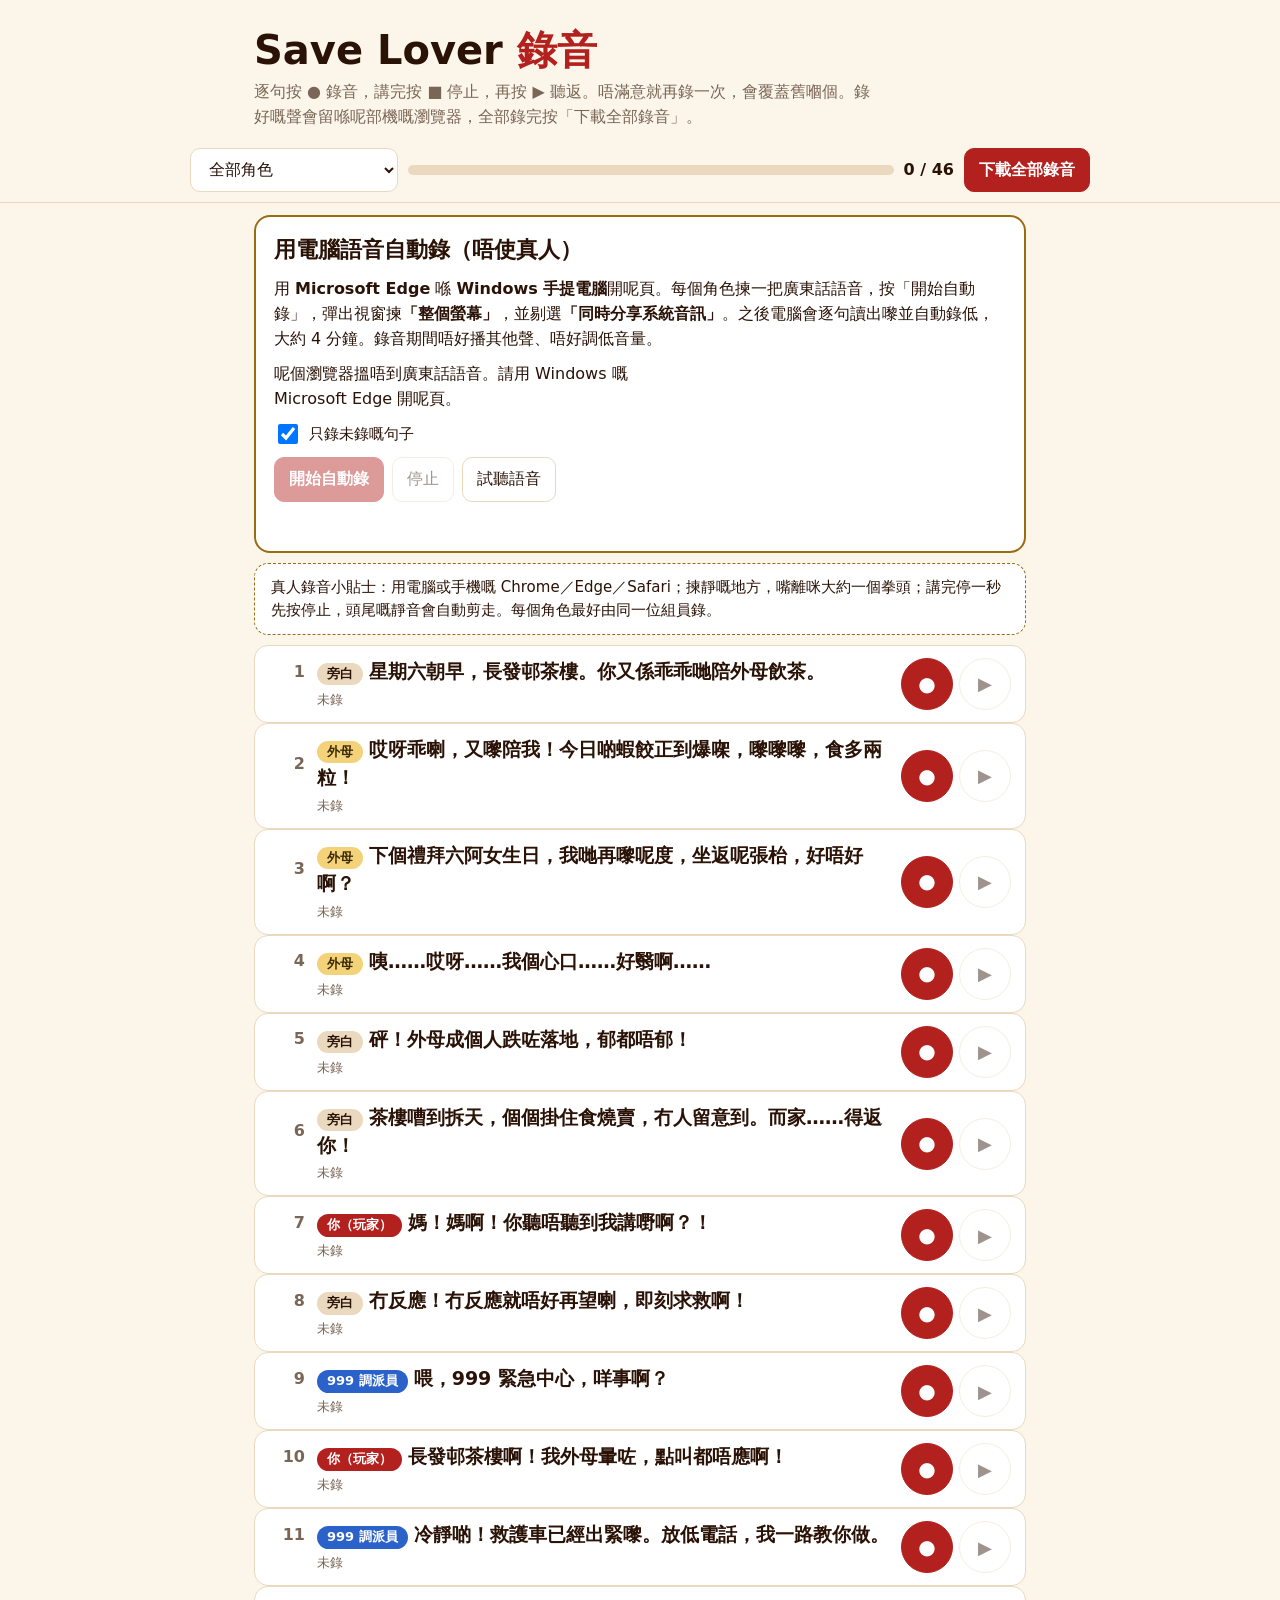
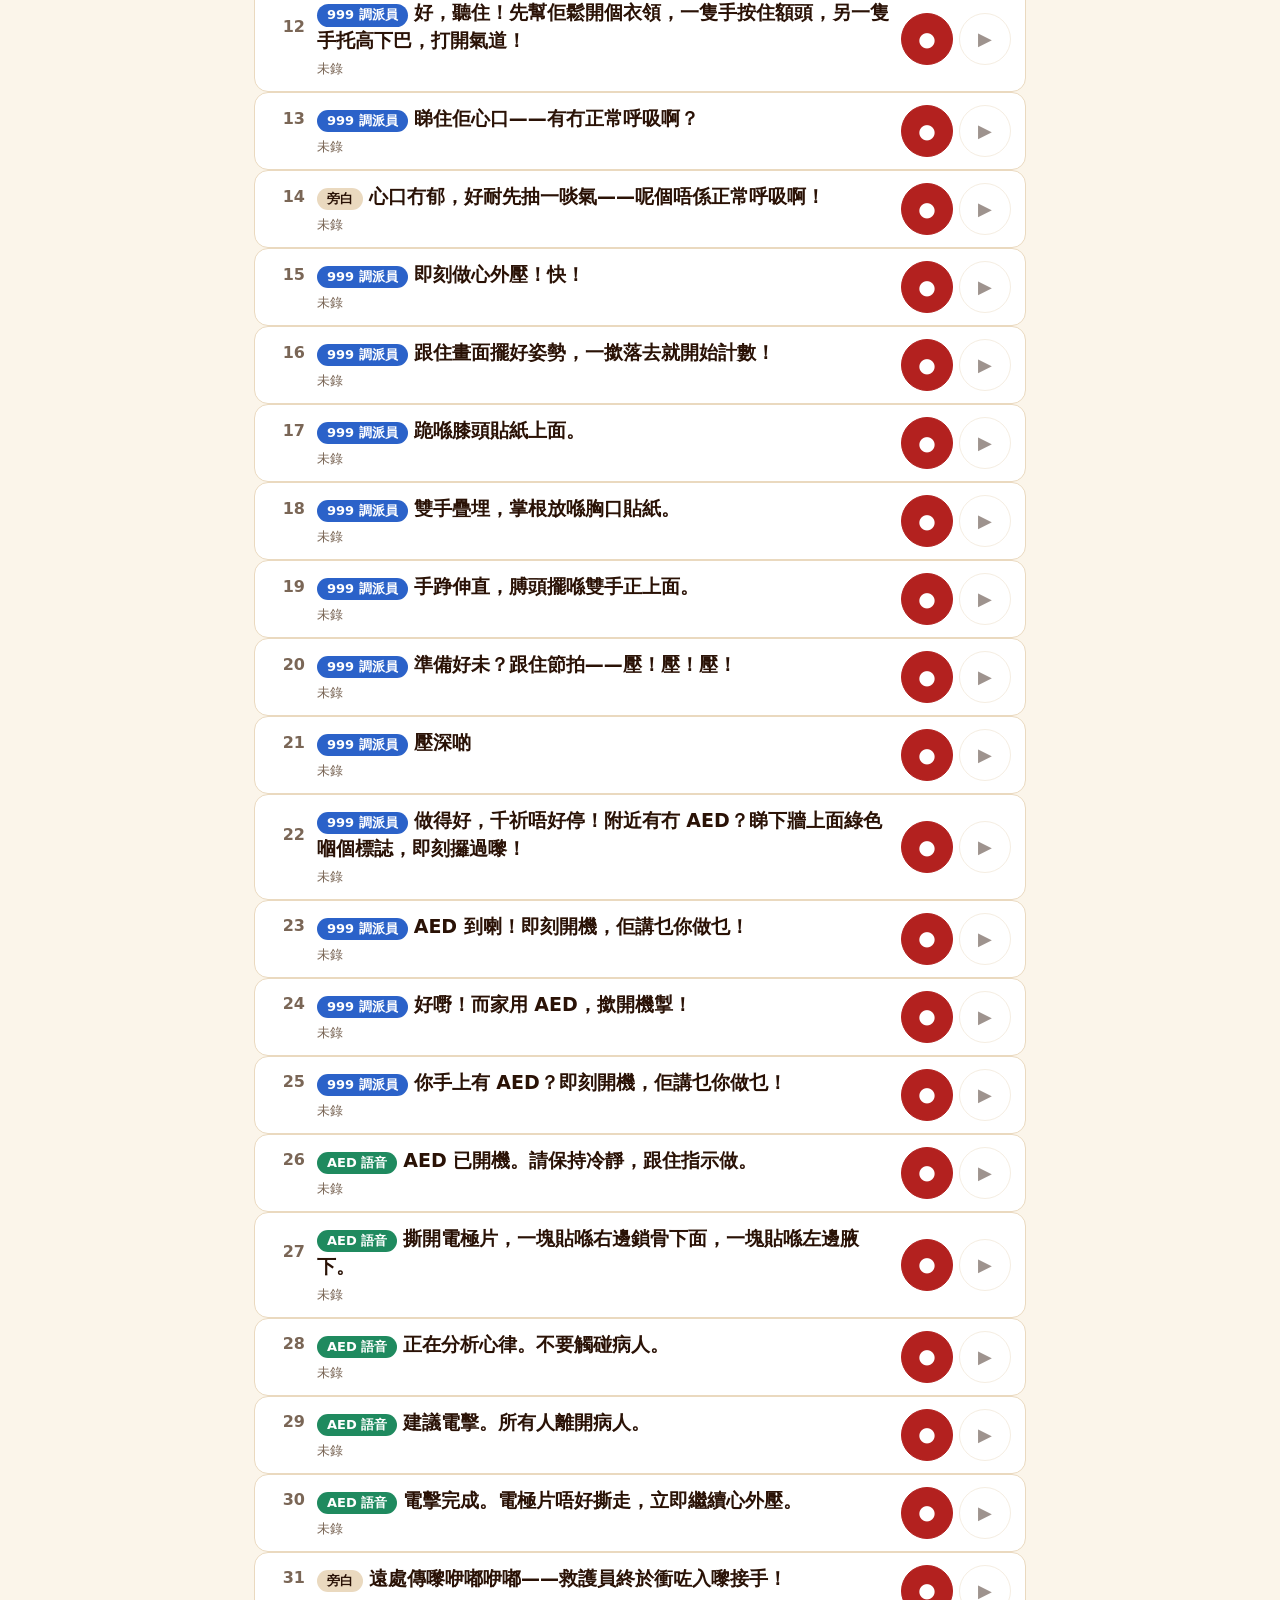
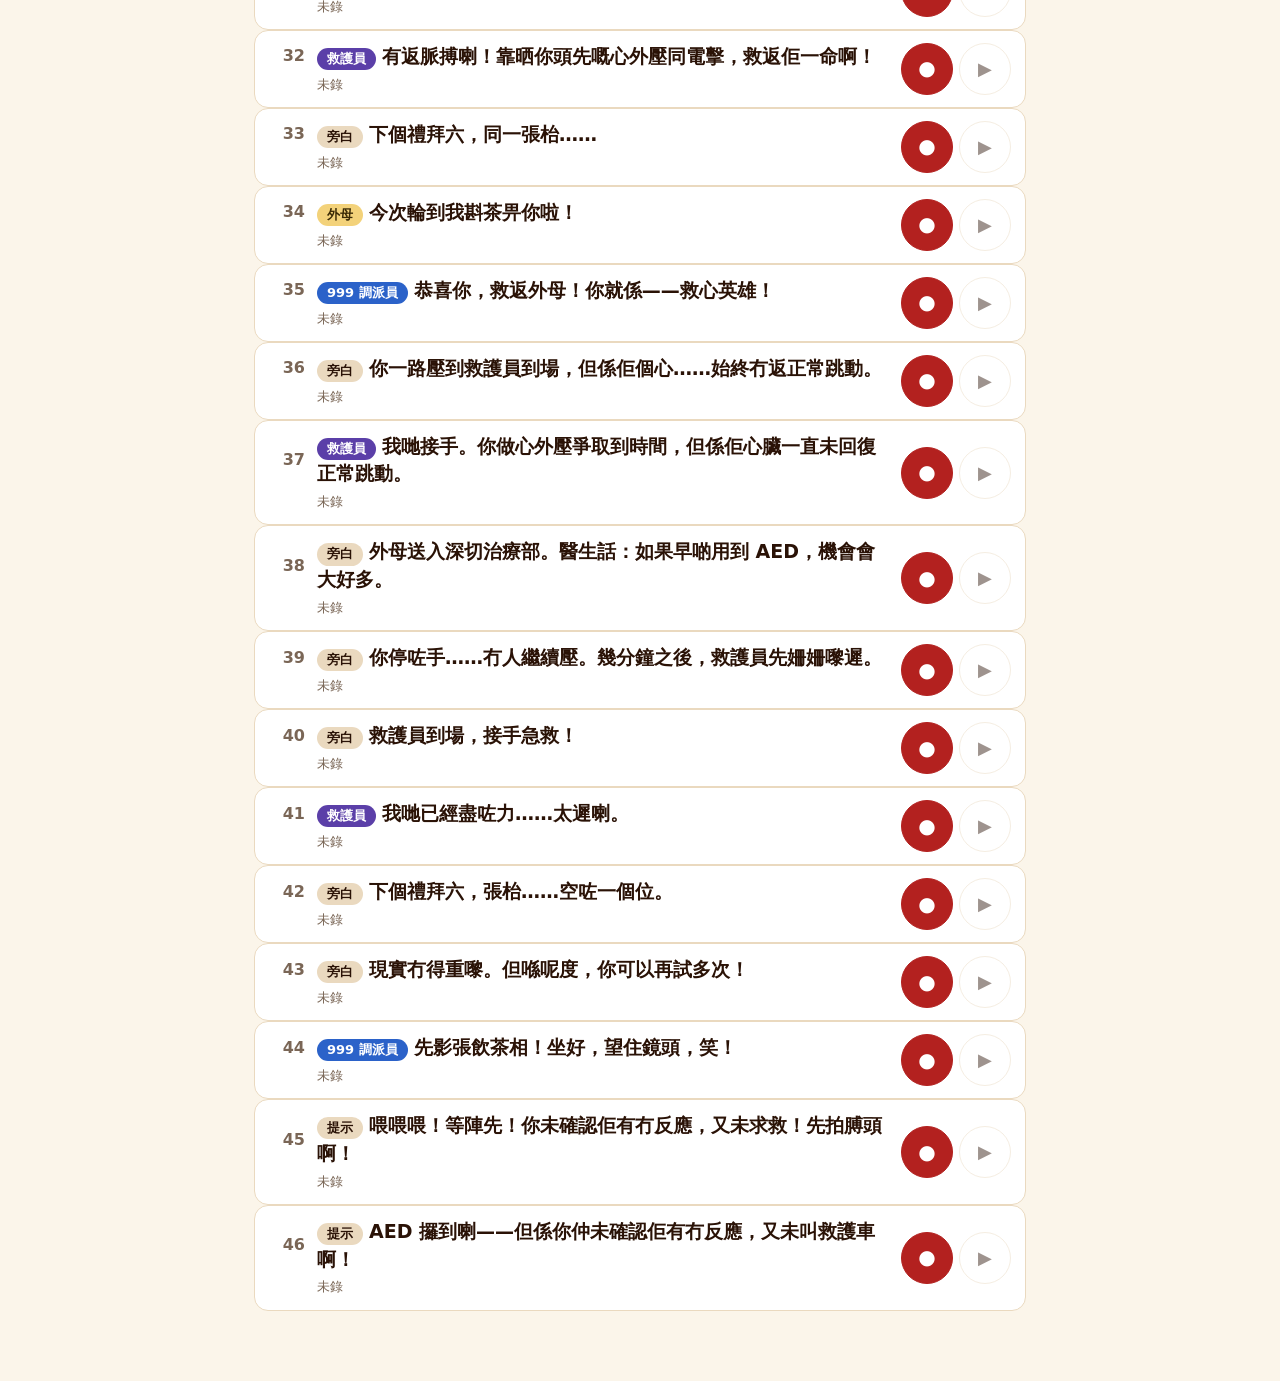
<file: record.html>
<!DOCTYPE html>
<html lang="zh-Hant"><head><meta charset="utf-8"><meta name="viewport" content="width=device-width,initial-scale=1">
<title>Save Lover 錄音</title>
<style>
/* VOICE: a recording booth checklist, warm and calm
   IDEA: a script sheet; each line is a take you can redo
   PICTURE: the script itself, with a big record button per line
   COLOUR and TYPE: teahouse red and gold on cream, Noto Sans TC
   LAYOUT: sticky progress bar, one column of takes */
:root{color-scheme:light dark;--bg:light-dark(#fbf5ea,#1a0f0c);--card:light-dark(#fff,#26160f);--ink:light-dark(#2a1206,#f6ead0);--muted:light-dark(#7a6656,#c9b49a);--line:light-dark(#ead9bf,#3e2a1f);--red:#b3211f;--gold:light-dark(#9a6b10,#e9b949);--ok:light-dark(#1f7a55,#5fe0aa)}
:root[data-theme=light]{color-scheme:light}:root[data-theme=dark]{color-scheme:dark}
*{box-sizing:border-box;min-width:0}
body{margin:0;background:var(--bg);color:var(--ink);font:16px/1.55 "Noto Sans TC","PingFang HK","Microsoft JhengHei",system-ui,sans-serif;overflow-x:clip}
header{padding:28px max(5vw,16px) 8px;max-width:900px;margin:0 auto}
h1{font-size:clamp(28px,5vw,40px);line-height:1.1;margin:0 0 8px}
h1 span{color:var(--red)}
.tips{color:var(--muted);margin:0;max-width:62ch}
.bar{position:sticky;top:0;z-index:5;background:var(--bg);border-bottom:1px solid var(--line);padding:10px max(5vw,16px)}
.bar-in{max-width:900px;margin:0 auto;display:flex;flex-wrap:wrap;gap:10px;align-items:center}
.prog{flex:1 1 180px;height:10px;border-radius:5px;background:var(--line);overflow:hidden}.prog i{display:block;height:100%;background:var(--ok);width:0;transition:width .3s}
.count{font-variant-numeric:tabular-nums;font-weight:700;white-space:nowrap}
button,select{font:inherit;font-size:16px;border-radius:10px;border:1px solid var(--line);background:var(--card);color:var(--ink);padding:9px 14px;min-height:44px;cursor:pointer}
button:focus-visible,select:focus-visible{outline:3px solid var(--gold);outline-offset:2px}
button.primary{background:var(--red);border-color:var(--red);color:#fff;font-weight:700}
button:disabled{opacity:.45;cursor:default}
main{max-width:900px;margin:0 auto;padding:12px max(5vw,16px) 60px;display:flex;flex-direction:column;gap:10px}
.take{background:var(--card);border:1px solid var(--line);border-radius:14px;padding:12px 14px;display:grid;grid-template-columns:36px minmax(0,1fr) auto;gap:4px 12px;align-items:center}
.take.done{border-color:var(--ok)}
.take.rec{border-color:var(--red);box-shadow:0 0 0 3px color-mix(in srgb,var(--red) 30%,transparent)}
.n{font-weight:700;color:var(--muted);font-variant-numeric:tabular-nums;text-align:right}
.who{display:inline-block;font-size:13px;font-weight:700;border-radius:999px;padding:1px 10px;margin-right:6px;background:var(--line);color:var(--ink);white-space:nowrap}
.who.gm{background:#f3d27a;color:#3a2a06}.who.op{background:#2b62c9;color:#fff}.who.aed{background:#1f8a5f;color:#fff}.who.medic{background:#5b3fa8;color:#fff}.who.you{background:var(--red);color:#fff}
.txt{font-size:19px;font-weight:600;line-height:1.45}
.st{grid-column:2;font-size:13px;color:var(--muted)}.done .st{color:var(--ok)}
.btns{display:flex;gap:6px;grid-row:1/3;grid-column:3}
.rec-btn{width:52px;height:52px;border-radius:50%;padding:0;background:var(--red);border-color:var(--red);color:#fff;font-size:20px}
.rec .rec-btn{background:#222;border-color:#222}
.play-btn{width:52px;height:52px;border-radius:50%;padding:0;font-size:18px}
.auto{background:var(--card);border:2px solid var(--gold);border-radius:16px;padding:16px 18px;display:flex;flex-direction:column;gap:10px}
.auto h2{margin:0;font-size:22px}.auto p{margin:0}
.vgrid{display:grid;grid-template-columns:repeat(auto-fill,minmax(250px,1fr));gap:8px}
.vgrid label{display:flex;flex-direction:column;gap:3px;font-size:14px;font-weight:700}
.vgrid select{font-weight:400;font-size:15px;width:100%}
.chk{display:flex;gap:8px;align-items:center;font-size:15px}.chk input{width:20px;height:20px}
.arow{display:flex;flex-wrap:wrap;gap:8px}
.astat{color:var(--muted);font-size:15px;min-height:1.5em}
.note{background:var(--card);border:1px dashed var(--gold);border-radius:14px;padding:12px 16px;color:var(--ink);font-size:15px}
@media(max-width:600px){.take{grid-template-columns:28px minmax(0,1fr)}.btns{grid-row:auto;grid-column:2}.txt{font-size:17px}}
@media(prefers-reduced-motion:reduce){.prog i{transition:none}}
</style></head><body>
<header>
  <h1>Save Lover <span>錄音</span></h1>
  <p class="tips">逐句按 ● 錄音，講完按 ■ 停止，再按 ▶ 聽返。唔滿意就再錄一次，會覆蓋舊嗰個。錄好嘅聲會留喺呢部機嘅瀏覽器，全部錄完按「下載全部錄音」。</p>
</header>
<div class="bar"><div class="bar-in">
  <select id="role" aria-label="角色"><option value="">全部角色</option></select>
  <div class="prog" aria-hidden="true"><i id="progBar"></i></div>
  <span class="count" id="count">0 / 0</span>
  <button class="primary" id="dl">下載全部錄音</button>
</div></div>
<main>
  <section class="auto" aria-labelledby="autoH">
    <h2 id="autoH">用電腦語音自動錄（唔使真人）</h2>
    <p>用 <b>Microsoft Edge</b> 喺 <b>Windows 手提電腦</b>開呢頁。每個角色揀一把廣東話語音，按「開始自動錄」，彈出視窗揀<b>「整個螢幕」</b>，並剔選<b>「同時分享系統音訊」</b>。之後電腦會逐句讀出嚟並自動錄低，大約 4 分鐘。錄音期間唔好播其他聲、唔好調低音量。</p>
    <div class="vgrid" id="vgrid"></div>
    <label class="chk"><input type="checkbox" id="onlyNew" checked> 只錄未錄嘅句子</label>
    <div class="arow"><button class="primary" id="autoGo">開始自動錄</button><button id="autoStop" disabled>停止</button><button id="autoTest">試聽語音</button></div>
    <p class="astat" id="astat" role="status"></p>
  </section>
  <div class="note">真人錄音小貼士：用電腦或手機嘅 Chrome／Edge／Safari；揀靜嘅地方，嘴離咪大約一個拳頭；講完停一秒先按停止，頭尾嘅靜音會自動剪走。每個角色最好由同一位組員錄。</div>
  <div id="list"></div>
  <p class="tips" id="msg" role="status"></p>
</main>
<script>
{
const LINES = [["nar","星期六朝早，長發邨茶樓。你又係乖乖哋陪外母飲茶。"],["gm","哎呀乖喇，又嚟陪我！今日啲蝦餃正到爆㗎，嚟嚟嚟，食多兩粒！"],["gm","下個禮拜六阿女生日，我哋再嚟呢度，坐返呢張枱，好唔好啊？"],["gm","咦……哎呀……我個心口……好翳啊……"],["nar","砰！外母成個人跌咗落地，郁都唔郁！"],["nar","茶樓嘈到拆天，個個掛住食燒賣，冇人留意到。而家……得返你！"],["you","媽！媽啊！你聽唔聽到我講嘢啊？！"],["nar","冇反應！冇反應就唔好再望喇，即刻求救啊！"],["op","喂，999 緊急中心，咩事啊？"],["you","長發邨茶樓啊！我外母暈咗，點叫都唔應啊！"],["op","冷靜啲！救護車已經出緊嚟。放低電話，我一路教你做。"],["op","好，聽住！先幫佢鬆開個衣領，一隻手按住額頭，另一隻手托高下巴，打開氣道！"],["op","睇住佢心口——有冇正常呼吸啊？"],["nar","心口冇郁，好耐先抽一啖氣——呢個唔係正常呼吸啊！"],["op","即刻做心外壓！快！"],["op","跟住畫面擺好姿勢，一撳落去就開始計數！"],["op","跪喺膝頭貼紙上面。"],["op","雙手疊埋，掌根放喺胸口貼紙。"],["op","手踭伸直，膊頭擺喺雙手正上面。"],["op","準備好未？跟住節拍——壓！壓！壓！"],["op","壓深啲"],["op","做得好，千祈唔好停！附近有冇 AED？睇下牆上面綠色嗰個標誌，即刻攞過嚟！"],["op","AED 到喇！即刻開機，佢講乜你做乜！"],["op","好嘢！而家用 AED，撳開機掣！"],["op","你手上有 AED？即刻開機，佢講乜你做乜！"],["aed","AED 已開機。請保持冷靜，跟住指示做。"],["aed","撕開電極片，一塊貼喺右邊鎖骨下面，一塊貼喺左邊腋下。"],["aed","正在分析心律。不要觸碰病人。"],["aed","建議電擊。所有人離開病人。"],["aed","電擊完成。電極片唔好撕走，立即繼續心外壓。"],["nar","遠處傳嚟咿嘟咿嘟——救護員終於衝咗入嚟接手！"],["medic","有返脈搏喇！靠晒你頭先嘅心外壓同電擊，救返佢一命啊！"],["nar","下個禮拜六，同一張枱……"],["gm","今次輪到我斟茶畀你啦！"],["op","恭喜你，救返外母！你就係——救心英雄！"],["nar","你一路壓到救護員到場，但係佢個心……始終冇返正常跳動。"],["medic","我哋接手。你做心外壓爭取到時間，但係佢心臟一直未回復正常跳動。"],["nar","外母送入深切治療部。醫生話：如果早啲用到 AED，機會會大好多。"],["nar","你停咗手……冇人繼續壓。幾分鐘之後，救護員先姍姍嚟遲。"],["nar","救護員到場，接手急救！"],["medic","我哋已經盡咗力……太遲喇。"],["nar","下個禮拜六，張枱……空咗一個位。"],["nar","現實冇得重嚟。但喺呢度，你可以再試多次！"],["op","先影張飲茶相！坐好，望住鏡頭，笑！"],["warn","喂喂喂！等陣先！你未確認佢有冇反應，又未求救！先拍膊頭啊！"],["warn","AED 攞到喇——但係你仲未確認佢有冇反應，又未叫救護車啊！"]];
const ROLE = { nar:'旁白', gm:'外母', you:'你（玩家）', op:'999 調派員', aed:'AED 語音', warn:'提示', medic:'救護員' };
function voiceId(t){ let h=5381; for(let i=0;i<t.length;i++){ h=((h<<5)+h+t.charCodeAt(i))|0; } return 'v'+(h>>>0).toString(36); }
const items = LINES.map(([who,text],i)=>({ i, who, text, id: voiceId(text) }));
const $ = s=>document.querySelector(s);
const esc = s=>String(s).replace(/[&<>"']/g,c=>({'&':'&amp;','<':'&lt;','>':'&gt;','"':'&quot;',"'":'&#39;'}[c]));
const takes = {};             // id -> {blob, dur}
let ac=null, rec=null, recId=null, chunks=[], stream=null, player=null;

/* ---- storage: keep takes in this browser (IndexedDB) ---- */
let db=null;
function openDB(){ return new Promise(res=>{ try{ const r=indexedDB.open('saveLoverVoice',1); r.onupgradeneeded=()=>r.result.createObjectStore('takes'); r.onsuccess=()=>{ db=r.result; res(); }; r.onerror=()=>res(); }catch(e){ res(); } }); }
function saveTake(id,t){ try{ db && db.transaction('takes','readwrite').objectStore('takes').put(t,id); }catch(e){} }
function loadTakes(){ return new Promise(res=>{ if(!db) return res(); try{ const st=db.transaction('takes').objectStore('takes'); const r=st.openCursor();
  r.onsuccess=()=>{ const c=r.result; if(c){ takes[c.key]=c.value; c.continue(); } else res(); }; r.onerror=()=>res(); }catch(e){ res(); } }); }

/* ---- render ---- */
$('#role').innerHTML += Object.keys(ROLE).filter(k=>items.some(x=>x.who===k)).map(k=>`<option value="${k}">${ROLE[k]}（${items.filter(x=>x.who===k).length} 句）</option>`).join('');
function render(){
  const f=$('#role').value;
  $('#list').innerHTML = items.filter(x=>!f||x.who===f).map(x=>{ const t=takes[x.id];
    return `<div class="take${t?' done':''}${recId===x.id?' rec':''}" id="t-${x.id}">
      <div class="n">${x.i+1}</div>
      <div><span class="who ${x.who}">${ROLE[x.who]}</span><span class="txt">${esc(x.text)}</span></div>
      <div class="btns"><button class="rec-btn" data-rec="${x.id}" aria-label="${recId===x.id?'停止':'錄音'}">${recId===x.id?'■':'●'}</button>
        <button class="play-btn" data-play="${x.id}" aria-label="播放" ${t?'':'disabled'}>▶</button></div>
      <div class="st">${recId===x.id?'錄緊音……講完按 ■':t?'已錄 '+t.dur.toFixed(1)+' 秒':'未錄'}</div></div>`; }).join('');
  const n=items.filter(x=>takes[x.id]).length; $('#count').textContent=n+' / '+items.length; $('#progBar').style.width=(n/items.length*100)+'%';
}
$('#role').onchange=render;

/* ---- record ---- */
async function start(id){
  if(rec) await stop();
  try{ stream = stream || await navigator.mediaDevices.getUserMedia({audio:{echoCancellation:true,noiseSuppression:true}}); }
  catch(e){ $('#msg').textContent='開唔到咪：請喺瀏覽器允許使用麥克風。'; return; }
  ac = ac || new (window.AudioContext||window.webkitAudioContext)(); if(ac.state!=='running') ac.resume();
  chunks=[]; rec=new MediaRecorder(stream); recId=id;
  rec.ondataavailable=e=>{ if(e.data.size) chunks.push(e.data); };
  rec.start(); render();
}
function stop(){ return new Promise(resolve=>{ if(!rec) return resolve(); const id=recId;
  rec.onstop=async()=>{ rec=null; recId=null;
    try{ const raw=await new Blob(chunks).arrayBuffer(); const buf=await ac.decodeAudioData(raw); const wav=await toWav(buf);
      takes[id]={ blob:wav.blob, dur:wav.dur }; saveTake(id,takes[id]); $('#msg').textContent='';
    }catch(e){ $('#msg').textContent='呢句錄唔到，請再試一次。'; }
    render(); resolve(); };
  rec.stop(); }); }
/* trim silence at both ends, mono 24 kHz, 16-bit WAV */
async function toWav(buf){
  const d=buf.getChannelData(0), sr=buf.sampleRate, thr=0.02, pad=Math.floor(sr*0.12);
  let a=0,b=d.length-1; while(a<d.length && Math.abs(d[a])<thr) a++; while(b>a && Math.abs(d[b])<thr) b--;
  a=Math.max(0,a-pad); b=Math.min(d.length-1,b+pad); if(b<=a){ a=0; b=d.length-1; }
  const len=b-a+1, out=24000, n=Math.ceil(len*out/sr);
  const off=new OfflineAudioContext(1,n,out), src=off.createBufferSource(), cut=off.createBuffer(1,len,sr);
  cut.copyToChannel(d.subarray(a,b+1),0); src.buffer=cut; src.connect(off.destination); src.start();
  const r=(await off.startRendering()).getChannelData(0);
  let peak=0; for(const v of r) peak=Math.max(peak,Math.abs(v)); const g=peak>0? Math.min(4, 0.89/peak) : 1;   // even out loudness
  const bytes=new DataView(new ArrayBuffer(44+r.length*2)); const w=(o,s)=>{ for(let i=0;i<s.length;i++) bytes.setUint8(o+i,s.charCodeAt(i)); };
  w(0,'RIFF'); bytes.setUint32(4,36+r.length*2,true); w(8,'WAVE'); w(12,'fmt '); bytes.setUint32(16,16,true); bytes.setUint16(20,1,true); bytes.setUint16(22,1,true);
  bytes.setUint32(24,out,true); bytes.setUint32(28,out*2,true); bytes.setUint16(32,2,true); bytes.setUint16(34,16,true); w(36,'data'); bytes.setUint32(40,r.length*2,true);
  for(let i=0;i<r.length;i++){ const v=Math.max(-1,Math.min(1,r[i]*g)); bytes.setInt16(44+i*2, v<0? v*0x8000 : v*0x7fff, true); }
  return { blob:new Blob([bytes],{type:'audio/wav'}), dur:r.length/out };
}
$('#list').onclick=async e=>{
  const r=e.target.closest('[data-rec]'), p=e.target.closest('[data-play]');
  if(r){ const id=r.dataset.rec; if(recId===id) await stop(); else await start(id); }
  if(p){ const t=takes[p.dataset.play]; if(!t) return; if(player) player.pause(); player=new Audio(URL.createObjectURL(t.blob)); player.play().catch(()=>{}); }
};

/* ---- a small zip writer (files stored, not compressed) ---- */
const CRC=(()=>{ const t=new Uint32Array(256); for(let n=0;n<256;n++){ let c=n; for(let k=0;k<8;k++) c=c&1?0xEDB88320^(c>>>1):c>>>1; t[n]=c>>>0; } return t; })();
function crc32(u8){ let c=0xFFFFFFFF; for(let i=0;i<u8.length;i++) c=CRC[(c^u8[i])&255]^(c>>>8); return (c^0xFFFFFFFF)>>>0; }
async function makeZip(files){              // files: [{name, data: Blob|string}]
  const enc=new TextEncoder(), parts=[], central=[]; let off=0;
  for(const f of files){
    const name=enc.encode(f.name), data=typeof f.data==='string'? enc.encode(f.data) : new Uint8Array(await f.data.arrayBuffer()), crc=crc32(data);
    const h=new DataView(new ArrayBuffer(30)); h.setUint32(0,0x04034b50,true); h.setUint16(4,20,true); h.setUint16(6,0x0800,true);
    h.setUint32(14,crc,true); h.setUint32(18,data.length,true); h.setUint32(22,data.length,true); h.setUint16(26,name.length,true);
    parts.push(h,name,data);
    const c=new DataView(new ArrayBuffer(46)); c.setUint32(0,0x02014b50,true); c.setUint16(4,20,true); c.setUint16(6,20,true); c.setUint16(8,0x0800,true);
    c.setUint32(16,crc,true); c.setUint32(20,data.length,true); c.setUint32(24,data.length,true); c.setUint16(28,name.length,true); c.setUint32(42,off,true);
    central.push(c,name); off+=30+name.length+data.length;
  }
  const size=central.reduce((a,x)=>a+(x.byteLength),0), e=new DataView(new ArrayBuffer(22));
  e.setUint32(0,0x06054b50,true); e.setUint16(8,files.length,true); e.setUint16(10,files.length,true); e.setUint32(12,size,true); e.setUint32(16,off,true);
  return new Blob([...parts,...central,e],{type:'application/zip'});
}
/* ---- download everything as one zip: voice/<id>.wav + voice/index.json ---- */
$('#dl').onclick=async()=>{
  const done=items.filter(x=>takes[x.id]); if(!done.length){ $('#msg').textContent='未有任何錄音。'; return; }
  const files=[], index={}, list=[];
  done.forEach(x=>{ files.push({name:'voice/'+x.id+'.wav', data:takes[x.id].blob}); index[x.id]='wav'; list.push(`${x.id}.wav\t${ROLE[x.who]}\t${x.text}`); });
  files.push({name:'voice/index.json', data:JSON.stringify(index)}, {name:'voice/script.txt', data:list.join('\n')});
  const blob=await makeZip(files); const a=document.createElement('a');
  a.href=URL.createObjectURL(blob); a.download='save_lover_voice.zip'; document.body.appendChild(a); a.click(); a.remove();
  $('#msg').textContent=`已下載 ${done.length} 句錄音（save_lover_voice.zip）。`;
};
/* ---- automatic recording with the computer's Cantonese voices ---- */
// Cantonese = language zh-HK / yue. "Hong Kong" in a name is not enough: Edge also has English (Hong Kong) voices.
const isCanto = v => /^(zh[-_]HK|yue|zh[-_]yue)/i.test(v.lang) || (/^zh/i.test(v.lang) && /粵|粤|Cantonese/i.test(v.name));
const shortName = v => { const n=v.name.replace(/^Microsoft\s+/,'').replace(/\s+Online.*$/,'').replace(/\s+-\s+.*$/,''); const g={HiuMaan:'女聲',HiuGaai:'女聲',WanLung:'男聲'}[n]; return '粵語 · '+n+(g?'（'+g+'）':''); };
const PREF = { nar:/HiuMaan/i, you:/HiuMaan/i, warn:/HiuMaan/i, gm:/HiuGaai/i, op:/WanLung/i, medic:/WanLung/i, aed:/HiuGaai/i };
const STYLE = { gm:{rate:0.95,pitch:1.1}, aed:{rate:0.92,pitch:0.9}, op:{rate:1.05,pitch:1}, nar:{rate:1,pitch:1}, medic:{rate:1,pitch:1}, you:{rate:1.08,pitch:1}, warn:{rate:1,pitch:1} };
let voices=[], autoStop=false, autoBusy=false;
function cantoVoices(){ try{ voices=speechSynthesis.getVoices().filter(isCanto); }catch(e){ voices=[]; } return voices; }
function buildVoiceSelects(){
  const vs=cantoVoices(), roles=Object.keys(ROLE).filter(k=>items.some(x=>x.who===k));
  if(!vs.length){ $('#vgrid').innerHTML='<p>呢個瀏覽器搵唔到廣東話語音。請用 Windows 嘅 Microsoft Edge 開呢頁。</p>'; $('#autoGo').disabled=true; return; }
  $('#autoGo').disabled=autoBusy;
  const keep={}; document.querySelectorAll('#vgrid select').forEach(s=>keep[s.dataset.role]=s.value);
  $('#vgrid').innerHTML = roles.map(r=>{ const pick = keep[r] || (vs.find(v=>PREF[r]&&PREF[r].test(v.name))||vs[0]).name;
    return `<label>${ROLE[r]}<select data-role="${r}">${vs.map(v=>`<option value="${esc(v.name)}"${v.name===pick?' selected':''}>${esc(shortName(v))}</option>`).join('')}</select></label>`; }).join('');
}
function voiceFor(role){ const sel=document.querySelector(`#vgrid select[data-role="${role}"]`); return voices.find(v=>sel&&v.name===sel.value)||voices[0]; }
function speakLine(x){ return new Promise(res=>{ const u=new SpeechSynthesisUtterance(x.text), v=voiceFor(x.who), st=STYLE[x.who]||{};
  if(v){ u.voice=v; u.lang=v.lang; } u.rate=st.rate||1; u.pitch=st.pitch||1;
  let done=false; const fin=()=>{ if(!done){ done=true; res(); } }; u.onend=fin; u.onerror=fin; setTimeout(fin, 25000);
  speechSynthesis.cancel(); setTimeout(()=>speechSynthesis.speak(u), 60); }); }
const sleep=ms=>new Promise(r=>setTimeout(r,ms));
$('#autoTest').onclick=()=>{ cantoVoices(); const x=items.find(i=>i.who==='op')||items[0]; speakLine(x); };
$('#autoStop').onclick=()=>{ autoStop=true; speechSynthesis.cancel(); $('#astat').textContent='停緊……'; };
$('#autoGo').onclick=async()=>{
  if(rec) await stop();
  cantoVoices(); if(!voices.length) return;
  let disp;
  try{ disp=await navigator.mediaDevices.getDisplayMedia({ video:true, audio:{echoCancellation:false,noiseSuppression:false,autoGainControl:false}, systemAudio:'include' }); }
  catch(e){ $('#astat').textContent='未開始：要喺彈出視窗揀「整個螢幕」再按分享。'; return; }
  const at=disp.getAudioTracks()[0];
  if(!at){ disp.getTracks().forEach(t=>t.stop()); $('#astat').textContent='收唔到電腦聲音：請揀「整個螢幕」，並剔選「同時分享系統音訊」。Mac 可能冇呢個選項，要用 Windows 電腦。'; return; }
  ac = ac || new (window.AudioContext||window.webkitAudioContext)(); if(ac.state!=='running') await ac.resume();
  const astream=new MediaStream([at]); autoStop=false; autoBusy=true; $('#autoGo').disabled=true; $('#autoStop').disabled=false;
  const todo=items.filter(x=>!$('#onlyNew').checked || !takes[x.id]); let ok=0, bad=0;
  for(let k=0;k<todo.length && !autoStop;k++){ const x=todo[k];
    recId=x.id; render(); document.getElementById('t-'+x.id)?.scrollIntoView({block:'center',behavior:'smooth'});
    $('#astat').textContent=`錄緊第 ${k+1} / ${todo.length} 句……`;
    const ch=[], mr=new MediaRecorder(astream); mr.ondataavailable=e=>{ if(e.data.size) ch.push(e.data); };
    const stopped=new Promise(r=>mr.onstop=r); mr.start(); await sleep(300); await speakLine(x); await sleep(400); mr.stop(); await stopped;
    try{ const buf=await ac.decodeAudioData(await new Blob(ch).arrayBuffer()); const wav=await toWav(buf);
      if(wav.dur>0.4){ takes[x.id]={blob:wav.blob,dur:wav.dur}; saveTake(x.id,takes[x.id]); ok++; } else bad++;
    }catch(e){ bad++; }
  }
  recId=null; autoBusy=false; disp.getTracks().forEach(t=>t.stop()); $('#autoGo').disabled=false; $('#autoStop').disabled=true; render();
  $('#astat').textContent = `完成：錄好 ${ok} 句`+(bad?`，${bad} 句錄唔到聲（可能冇剔「分享系統音訊」或者音量太細），可以再按一次只補錄未錄嘅句子。`:'。')+' 跟住按上面「下載全部錄音」。';
};
try{ speechSynthesis.addEventListener('voiceschanged', buildVoiceSelects); }catch(e){}
setTimeout(buildVoiceSelects, 0); setTimeout(buildVoiceSelects, 1500);
openDB().then(loadTakes).then(render);
}
</script></body></html>
</file>
<file: assets/experience.css>
/* One quiet hand-drawn language for the stage, lesson and feedback. */
:root{--ink:#30304c;--paper:#fffaf0;--cream:#fffaf0;--gold:#dfae58;--red:#d97865;--red-d:#b95e50;--jade:#458475;--cyellow:#f4d995;--cred:#c86c5c;--cgreen:#397b69;--camber:#aa663b;--panel:#fffaf0f5}
body{background:#252439}
#stage{background:var(--paper)}
#title{inset:130px auto auto 90px;width:680px;padding:42px;align-items:flex-start;background:#fffaf0f5;border:3px solid var(--ink);border-radius:32px 38px 28px 35px;box-shadow:8px 10px 0 #30304c0a}
#title h1{font-size:78px;letter-spacing:-.04em;transform:none;color:var(--ink);-webkit-text-stroke:0;text-shadow:none}
#title h1 span{color:var(--red)}
#title h2{font-size:25px;background:none;color:var(--ink);padding:0;letter-spacing:.13em;transform:none;margin-top:16px}
#title .en{font-size:12px;letter-spacing:.13em;text-shadow:none;color:#777181;margin-top:12px}
#startCue{font-size:25px;padding:16px 20px;margin-top:32px;background:#f3dca7;border:2px solid var(--ink);border-radius:17px;box-shadow:none;animation:cueBreathe 3s ease-in-out infinite}
#startCue svg{width:45px;height:45px}#startCue small{font-size:13px;color:#675d54}
#homeCheck{background:none;color:#a35945;font-size:14px;padding:0;max-width:550px}
#modeRow{margin-top:23px}.pill{border:2px solid var(--ink);box-shadow:none;border-radius:12px;background:var(--paper);color:var(--ink)}.pill.on{background:#e1eadb;border-color:#458475}
#sceneTag{background:var(--paper);color:var(--ink);box-shadow:none;transform:none;border-bottom:2px solid var(--red);border-radius:0;padding:6px 0;font-size:24px}
#sceneTag small{color:#777181;font-size:11px;letter-spacing:.04em}#logo{border:0;box-shadow:none;background:none;padding-right:150px;font-size:22px}#logo b{color:var(--red)}
#surv,#vitals{display:none!important}#clock{display:none!important}
#soundToggle{position:absolute;right:26px;top:22px;z-index:12;border:1.5px solid #30304c50;background:#fffaf0;color:var(--ink);font:inherit;font-size:14px;border-radius:20px;padding:9px 15px;cursor:pointer}
#soundToggle:focus-visible{outline:3px solid var(--jade);outline-offset:3px}
#chapterTrail{position:absolute;top:85px;left:35px;right:35px;display:none;align-items:center;gap:14px;color:#8b8490;font-size:14px;z-index:5;pointer-events:none}
#chapterTrail span{display:flex;align-items:center;gap:7px}#chapterTrail i{font-style:normal;width:23px;height:23px;border:1.5px solid #b3abb6;border-radius:50%;display:grid;place-items:center;font-size:12px}
#chapterTrail .current{color:var(--ink);font-weight:700}#chapterTrail .current i{background:#f2dba5;border-color:var(--ink)}#chapterTrail .done{color:var(--jade)}#chapterTrail .done i{background:#e1ecdf;border-color:var(--jade)}
#chapterTrail em{margin-left:auto;font-size:13px;font-style:normal;font-variant-numeric:tabular-nums;color:#777181}
#objective{top:130px;padding:10px 22px;background:#fffaf0f5;color:var(--ink);border:2px solid var(--ink);border-radius:16px 20px 15px 18px;box-shadow:none;gap:14px;max-width:1100px}
#objective .zh{font-size:25px;font-weight:600}#objective .en{font-size:13px;color:#777181}#objIcon{background:#8d80a1;padding:5px}#objIcon svg{width:42px;height:42px}#objective .ring{width:48px;height:48px}
.dim #scene{filter:brightness(.95) saturate(.75)}
.card,#brief,#airCard{background:var(--paper);color:var(--ink);border:2px solid var(--ink);border-radius:21px 25px 18px 22px;box-shadow:none}
.card h3{color:var(--jade)}#brief{left:130px;right:130px;top:230px;bottom:215px;padding:22px 28px}#brief h2{font-size:30px}#brief .bs{border:1.5px solid #30304c25;border-radius:16px}#brief .bs.on{border-color:var(--jade);background:#eaf0e2}#brief .bs b{font-size:23px}#brief .bs span{font-size:16px}#brief .bs svg{height:125px}#briefFoot{font-size:16px}#briefGo{color:var(--jade)}
#airCard{width:1050px;top:235px;padding:18px 24px}#airCard ol{font-size:25px}#airCard svg{width:370px}#airCard li small{font-size:14px}
#dialog{border-color:var(--ink)}#dialog .who.op{background:#7e8da8}#dialog .who.aed{background:var(--jade)}#dialog .who.warn{background:#bb875c}#dialog .who{font-size:21px;padding:18px 8px;display:grid;place-items:center}
#dialog .zh{font-size:29px}#dialog .en{font-size:15px}
#cpr{display:none!important}
#playCpr{position:absolute;left:110px;right:110px;top:230px;height:438px;z-index:6;display:none;background:#fffaf0f7;border:2px solid var(--ink);border-radius:29px 35px 25px 32px;padding:24px 28px;box-shadow:0 12px 30px #30304c0b}
.cpr-heading{display:flex;align-items:center;justify-content:space-between;gap:20px;font-size:14px;color:#777181;margin-bottom:16px}.cpr-heading strong{color:var(--ink);font-size:23px;font-weight:600}.cpr-heading span{background:#eee8f1;padding:7px 12px;border-radius:12px}
.cpr-body{display:grid;grid-template-columns:245px 1fr 182px;gap:28px;align-items:center}
.hands-demo{width:240px;height:240px;overflow:visible}.hands-demo .press-hands{transform:translateY(var(--press-y,0px));transition:transform 70ms linear}.hands-demo .press-chest{transform-origin:120px 184px;transform:scaleY(var(--chest-scale,1));transition:transform 70ms linear}
.cpr-sketch{text-align:center}.cpr-sketch p{font-size:13px;color:#777181;margin:0}.cpr-center{text-align:center;min-width:0}.cpr-count{font-size:65px;line-height:1;font-weight:600;color:var(--ink);font-variant-numeric:tabular-nums}.cpr-count small{font-size:18px;color:#8b8490;font-weight:400}.cpr-count b{font-weight:600}.cpr-coach{height:39px;margin:14px 0 8px;font-size:25px;color:var(--jade)}
.rhythm-track{position:relative;height:66px;margin:0 8px;border-bottom:2px solid #30304c40;overflow:hidden}.rhythm-zone{position:absolute;left:calc(50% - 25px);top:5px;width:50px;height:57px;border:1.5px dashed #45847580;background:#e7eedf;border-radius:16px}.rhythm-line{position:absolute;left:50%;top:10px;bottom:0;border-left:2px solid var(--jade)}.rhythm-dot{position:absolute;left:50%;top:25px;width:14px;height:14px;border:2px solid var(--ink);border-radius:50%;background:#b3a0c4;margin-left:-7px;transform:translateX(var(--beat-x,0px))}.rhythm-dot:nth-of-type(4){opacity:.55}.rhythm-dot:nth-of-type(5){opacity:.3}
.rhythm-caption{display:flex;justify-content:space-between;font-size:12px;color:#8b8490;margin:10px 8px 0}.rhythm-caption b{font-weight:500;color:var(--jade)}.rate-caption{font-size:15px;margin-top:12px;color:#777181;min-height:20px}.depth-widget{text-align:center;border-left:1px solid #30304c20;padding-left:20px}.depth-widget h4{font-size:15px;margin:0 0 10px;font-weight:500;color:#777181}.depth-tube{position:relative;width:50px;height:176px;border:2px solid var(--ink);border-radius:17px;margin:auto;overflow:hidden;background:#f3edf1}.depth-target{position:absolute;left:0;right:0;top:66.666%;height:13.333%;background:#b9d1b1;border-block:1px dashed var(--jade)}.depth-marker{position:absolute;left:0;right:0;top:0;height:3px;background:var(--ink);transform:translateY(var(--depth-y,0px));transition:transform 65ms linear}.depth-value{font-size:23px;margin:12px 0 5px;font-variant-numeric:tabular-nums}.depth-note{font-size:11px;color:#8b8490;line-height:1.5}.contact-only .depth-tube{height:100px;width:76px;border-radius:40px;display:grid;place-items:center;background:#eee8f1}.contact-only .depth-target,.contact-only .depth-marker{display:none}.contact-mark{display:none;font-size:35px;color:#a49aa9}.contact-only .contact-mark{display:block}.contact-active .depth-tube{background:#e0eddb}.contact-active .contact-mark{color:var(--jade)}
.cpr-foot{display:flex;justify-content:space-between;gap:20px;border-top:1px solid #30304c18;padding-top:14px;margin-top:15px;font-size:13px;color:#777181}.cpr-foot button{font:inherit;border:0;border-bottom:1px dashed #aaa;background:none;color:var(--jade);padding:0;cursor:pointer}.cpr-help{position:absolute;left:35px;right:35px;bottom:60px;padding:16px 22px;border:1px solid var(--jade);border-radius:15px;background:#edf2e5;color:var(--ink);font-size:17px;line-height:1.7}.cpr-help[hidden]{display:none}
#playCpr.real-mode{top:auto;bottom:185px;left:55px;right:auto;width:350px;height:128px;padding:17px 23px}.real-mode .cpr-heading{margin:0 0 7px}.real-mode .cpr-heading strong{font-size:19px}.real-mode .cpr-heading span,.real-mode .cpr-sketch,.real-mode .depth-widget,.real-mode .rhythm-track,.real-mode .rhythm-caption,.real-mode .rate-caption,.real-mode .cpr-foot,.real-mode .cpr-help,.real-mode .cpr-coach{display:none}.real-mode .cpr-body{display:block}.real-mode .cpr-center{text-align:left}.real-mode .cpr-count{font-size:36px}.real-mode .cpr-count small{font-size:14px}.real-mode .cpr-count small::after{content:' · 實際按壓輸入'}
#aed{left:150px!important;right:150px!important;top:230px;bottom:215px;gap:20px}#aedDev{background:var(--paper);border:2px solid var(--ink);box-shadow:none;border-radius:25px;padding:20px 26px}#aedDev h3{font-size:17px;color:var(--jade);letter-spacing:.08em}#aedLcd{background:#e8eee1;color:var(--ink);font-size:26px;border:1px solid #45847550;min-height:92px}#aedLcd small{font-size:14px;color:#637062}#aedSteps div{font-size:14px;border:1px solid #30304c30;border-radius:11px}#aedSteps div b{font-size:10px}#aedSteps div.now{border-color:var(--jade);background:#e8eee1}#aedBody{width:310px}#shockBtn{width:84px;height:84px;background:#e5b761;border:3px solid var(--ink);margin:4px auto}#shockBtn svg{width:43px;height:43px}#shockBtn.arm{animation:cueBreathe 1.4s ease-in-out infinite}#clearStat{font-size:21px}
#debrief{background:var(--paper);color:var(--ink)}#debrief h2{font-size:38px}#debrief .sub{color:#777181}.steps li,.tile{background:#f0eaf0;border:1px solid #30304c15}.steps li{font-size:18px}.tile b{font-size:30px}.tile.ok b{color:var(--jade)}.tile.no b{color:#ac704b}#dbTake{background:#e6ecdc;color:var(--ink);border-radius:18px}#dbTake b{color:var(--jade)}#dbAed{border-color:#a4b49a}#dbFoot .staff{color:#8b8490}
#cert,#cert.fail{background:#f4ecdff2}#certCard{border:2px solid var(--ink);box-shadow:none;border-radius:25px}#certSeal{color:var(--red);border-color:var(--red)}
#sceneFX{position:absolute;inset:0;width:100%;height:100%;pointer-events:none;z-index:2;overflow:visible}.steam-line{fill:none;stroke:#8c8299;stroke-width:2;stroke-linecap:round;opacity:.4;animation:steamRise 3.8s ease-in-out infinite}.steam-line:nth-child(2){animation-delay:-1.3s}.steam-line:nth-child(3){animation-delay:-2.6s}.rescue-scene .steam-line{display:none}
#pourMoment{position:absolute;left:800px;top:275px;width:270px;height:200px;z-index:3;background:#fffaf0f7;border:2px solid #30304c;border-radius:25px;pointer-events:none;text-align:center;opacity:0;transform:translateY(10px)}#pourMoment.visible{animation:pourScene 2.5s ease both}#pourMoment svg{width:230px;height:140px;margin-top:10px}#pourMoment small{font-size:16px;color:var(--ink)}.pour-stream{stroke:#b98747;stroke-width:3;fill:none;stroke-dasharray:5 6;animation:streamFlow .45s linear infinite}
#touchRipple{opacity:0;fill:none;stroke:var(--jade);stroke-width:3}
.unwell #gmSitBody{animation:unwellSway 2s ease-in-out infinite;filter:saturate(.7)}
.hit-flash{position:absolute;inset:0;border:2px solid #458475;border-radius:inherit;pointer-events:none;opacity:0}
@keyframes cueBreathe{50%{transform:translateY(-2px);box-shadow:0 4px 0 #30304c0b}}@keyframes steamRise{0%,100%{opacity:0;transform:translateY(5px)}45%{opacity:.45}80%{opacity:0;transform:translateY(-15px)}}@keyframes streamFlow{to{stroke-dashoffset:-22}}@keyframes pourScene{0%,100%{opacity:0;transform:translateY(10px)}12%,85%{opacity:1;transform:translateY(0)}}@keyframes unwellSway{50%{transform:rotate(3deg) translateY(3px)}}
.rhythm-dot:nth-of-type(2){opacity:.55}.rhythm-dot:nth-of-type(3){opacity:.3}
.result-track{height:7px;background:#30304c13;border-radius:5px;margin-top:10px;overflow:hidden}.result-track i{display:block;height:100%;background:var(--jade);border-radius:5px}
/* The patient remains the focal point; the lesson sits beside her. */
#playCpr{left:55px;right:auto;top:245px;width:635px;height:360px;padding:21px 25px;background:#fffaf0f5;border-radius:25px 29px 23px 27px}
#playCpr .cpr-heading{margin-bottom:12px}#playCpr .cpr-heading strong{font-size:21px}#playCpr .cpr-body{grid-template-columns:1fr 140px;gap:20px}#playCpr .cpr-sketch{display:none}
#playCpr .cpr-count{font-size:49px}#playCpr .cpr-coach{font-size:22px;margin:11px 0 4px;height:32px}#playCpr .rhythm-track{height:54px}#playCpr .rhythm-zone{height:47px}#playCpr .rhythm-dot{top:23px}#playCpr .depth-tube{height:136px}#playCpr .contact-only .depth-tube{height:80px;width:65px}#playCpr .depth-value{font-size:21px}#playCpr .cpr-foot{font-size:11px;margin-top:16px;gap:15px}#playCpr .rate-caption{font-size:13px;margin-top:10px}
#playCpr.real-mode{width:300px;height:115px;top:auto;bottom:175px}#playCpr.real-mode .cpr-count{font-size:35px}#playCpr.real-mode .cpr-body{display:block}
#sceneWhisper{position:absolute;left:870px;right:70px;bottom:155px;text-align:center;font-family:"KaiTi","STKaiti",var(--font);font-size:23px;color:#6d6279;z-index:4;pointer-events:none;margin:0}
#teaStream{animation:streamFlow .35s linear infinite}.is-falling #gmLie{opacity:0!important}.scene-unwell #gmSitBody{animation:none;filter:saturate(.85)}.tea-poured #gmSitBody{animation:acknowledge .65s ease-in-out 1}.story-return #teaWater{fill:#d1ab6a}
@keyframes acknowledge{50%{transform:translateY(2px) rotate(.6deg)}}
#advanceLine{position:absolute;right:24px;bottom:14px;background:none;border:0;border-bottom:1px dashed #8e8594;color:#776c80;font:inherit;font-size:13px;padding:3px 0;cursor:pointer}#advanceLine[hidden]{display:none}#advanceLine:focus-visible{outline:2px solid var(--jade);outline-offset:4px}#dialog .en{padding-right:70px}
@media(prefers-reduced-motion:reduce){#teaStream{animation:none}.tea-poured #gmSitBody{animation:none}#playCpr .rhythm-dot{visibility:hidden}}
@media(prefers-reduced-motion:reduce){*,*::before,*::after{animation-duration:.01ms!important;animation-iteration-count:1!important;transition-duration:.01ms!important}.steam-line{display:none}#pourMoment.visible{animation:none;opacity:1;transform:none}}
</file>
<file: assets/motion.css>
/* Rich ink-and-paper motion, with a quiet alternative in the same interface. */
#motionLayer{position:absolute;inset:0;pointer-events:none;z-index:10;overflow:hidden;border-radius:inherit}
#paperSweep{position:absolute;left:0;top:0;width:55%;height:100%;background:#f3dba5;opacity:0;transform:translateX(-120%);border-inline:5px solid #fffaf080}
#chapterAccent{position:absolute;right:85px;top:315px;max-width:650px;padding:12px 20px;background:#fffaf0ed;color:#665773;border-left:5px solid #d7aa58;font-family:'KaiTi','STKaiti',var(--font);font-size:29px;opacity:0}
.ink-mark{position:absolute;width:15px;height:3px;border-radius:3px;opacity:0;transform-origin:center;will-change:transform,opacity}
#actionRing{position:absolute;width:80px;height:50px;border:3px solid #8a7a9e;border-radius:50%;opacity:0;will-change:transform,opacity}
#motionToggle{position:absolute;right:134px;top:22px;z-index:12;border:1.5px solid #30304c50;background:#fffaf0;color:var(--ink);font:inherit;font-size:14px;border-radius:20px;padding:9px 15px;cursor:pointer}
#logo{padding-right:280px}
button,.pill,#startCue{transition:background-color .18s,border-color .18s,box-shadow .18s,filter .18s}
button:hover,.pill:hover{filter:brightness(1.025);border-color:#8a7a9e}
#motionToggle:focus-visible,button:focus-visible{outline:3px solid #458475;outline-offset:4px}
#startCue:hover{background:#f1cf87;box-shadow:0 6px 0 #30304c14}
.pill:hover{background:#f5ead5}.pill.on{box-shadow:inset 0 -3px 0 #45847530}
#advanceLine:hover{color:#458475;border-bottom-style:solid}
#playCount{display:inline-block;transform-origin:50% 70%}
.rhythm-zone{transition:box-shadow .15s,background .15s}.contact-active .depth-tube{box-shadow:0 0 0 5px #45847516;transition:box-shadow .12s,background .12s}
#postureToggle:hover{color:#30304c}.cpr-help{animation:helpReveal .28s ease both}
#chapterTrail .current i{box-shadow:0 0 0 4px #dfae581b;transition:background .25s,box-shadow .25s}
.aed-analysing #aedLcd{position:relative;overflow:hidden}
.aed-analysing #aedLcd::after{content:'';position:absolute;left:-35%;bottom:0;height:4px;width:35%;background:#458475;animation:analysisSweep 1.4s ease-in-out infinite}
#shockBtn.arm{box-shadow:0 0 0 7px #dfae5824;animation:shockReady 1.5s ease-in-out infinite}
.result-track i{animation:resultFill .8s cubic-bezier(.2,.75,.25,1) both;transform-origin:left}
@keyframes analysisSweep{to{left:110%}}@keyframes helpReveal{from{opacity:0;transform:translateY(10px)}to{opacity:1;transform:none}}@keyframes shockReady{50%{transform:scale(1.065);box-shadow:0 0 0 14px #dfae580c}}@keyframes resultFill{from{transform:scaleX(0)}to{transform:scaleX(1)}}
#stage[data-motion=soft] #motionLayer{display:none}#stage[data-motion=soft] *,#stage[data-motion=soft] *::after{animation:none!important;transition:none!important}
@media(prefers-reduced-motion:reduce){#motionLayer{display:none}*,*::before,*::after{animation:none!important;transition:none!important}}
</file>
<file: assets/lesson.css>
/* Teaching drawings have stronger contrast and their own visual hierarchy. */
#brief{left:65px;right:65px;top:185px;bottom:190px;padding:18px 25px;gap:10px;background:#fffaf0;border:3px solid #30304c}
#brief h2{font-size:32px;margin-bottom:0}#brief h2 small{font-size:14px;color:#6c6474}
#briefSteps{gap:18px}#brief .bs{position:relative;opacity:1;padding:13px 16px;border:2px solid #d9d2dd;background:#f5f1eb;border-radius:19px;transition:background .25s,border-color .25s,transform .25s}
#brief .bs.on{background:#edf3e6;border:3px solid #458475;transform:translateY(-4px)}#brief .bs.seen{background:#fffaf0;border-color:#a9c0ac}
#brief .bs svg{width:100%;height:180px;flex:none}#brief .bs b{font-size:26px;line-height:1.3;color:#30304c}#brief .bs span{font-size:20px;line-height:1.4;color:#60596a}#brief .bs small{display:none}
.lesson-number{font-style:normal;font-size:13px;font-weight:700;letter-spacing:.1em;color:#777181}.bs.on .lesson-number{color:#397b69}
#briefFoot{font-size:17px;color:#5d5664;line-height:1.4}#briefGo{font-size:21px}
#playCpr{width:840px;height:450px;top:215px;padding:22px 25px;background:#fffaf0;border:3px solid #30304c}
#playCpr .cpr-heading{margin-bottom:17px}#playCpr .cpr-heading strong{font-size:25px}#playCpr .cpr-body{grid-template-columns:235px 1fr 140px;gap:18px}
#playCpr .cpr-sketch{display:block;background:#f0eaf3;border-radius:20px;padding:8px 4px 13px}
#playCpr .hands-demo{width:220px;height:230px}#playCpr .cpr-sketch p{font-size:16px;font-weight:600;color:#30304c;line-height:1.5}
#playCpr .cpr-count{font-size:64px}#playCpr .cpr-coach{font-size:25px;height:39px}#playCpr .rate-caption{font-size:16px;line-height:1.5}
#playCpr .depth-widget h4{font-size:18px;color:#30304c;font-weight:600}#playCpr .depth-tube{height:176px}#playCpr .depth-value{font-size:24px}#playCpr .depth-note{font-size:13px;color:#6c6474}
#playCpr .contact-only .depth-tube{height:90px;width:70px}#playCpr .cpr-foot{font-size:13px;line-height:1.5;margin-top:17px;align-items:center}
#playCpr .rhythm-caption{font-size:13px}#playCpr .cpr-help{bottom:65px;font-size:20px;line-height:1.65;z-index:2}
#playCpr.real-mode{width:300px;height:115px;top:auto;bottom:175px}#playCpr.real-mode .cpr-sketch{display:none}#playCpr.real-mode .cpr-body{display:block}#playCpr.real-mode .cpr-count{font-size:35px}#playCpr.real-mode .cpr-heading strong{font-size:19px}
#aedBody{width:410px;background:#fffaf0;border:3px solid #30304c}#aedBody h3{font-size:21px}#aedBody .torso{max-height:275px}#aedBody>div:last-child{font-size:21px!important;line-height:1.5!important}#aedBody>div:last-child small{font-size:13px}
#aedLcd{font-size:29px}#aedSteps div{font-size:17px}#aedSteps div b{font-size:11px}#torsoAed .pad rect{stroke-width:4px}#torsoAed .pad text{font-size:17px}#torsoAed svg>text{fill:#60596a;opacity:1}
#airCard{width:1160px;background:#fffaf0;border:3px solid #30304c}#airCard svg{width:440px}#airCard ol{font-size:28px}#airCard li small{font-size:16px}
#chapterAccent{max-width:470px;right:55px;font-size:27px}
@media(prefers-reduced-motion:reduce){#brief .bs.on{transform:none}}
</file>
<file: assets/fading.css>
/* Warm ink, worn paper, and colour that follows the player's existing inputs. */
#logo,#motionToggle,#soundToggle{display:none!important}
#sceneWhisper,#playCpr .cpr-foot,#playCpr .cpr-help,#playDepthNote{display:none!important}
#stage{--world-color:1;--local-color:0;background:#fbf6ec}
#stage #scene{filter:saturate(var(--world-color));transition:filter .14s linear}
#colorScene,#fadingPaper,#paintLayer{position:absolute;inset:0;width:100%;height:100%;pointer-events:none}
#colorScene{z-index:1;opacity:var(--local-color);transition:opacity .16s;overflow:hidden}
#fadingPaper{z-index:2;opacity:0;background:radial-gradient(ellipse at 73% 70%,#fffaf000 8%,#fffaf0ba 75%);mix-blend-mode:screen}
#paintLayer{z-index:3;overflow:hidden}
#paintAccents{position:absolute;inset:0;z-index:3;overflow:hidden;pointer-events:none}
.paint-ripple{position:absolute;width:230px;height:140px;border:4px solid #aa83b0;border-radius:43% 57% 46% 54%;opacity:0;box-shadow:0 0 0 8px #bda4c118;will-change:transform,opacity}
.paint-ripple:nth-of-type(even){border-style:dashed;border-width:3px;border-radius:55% 45% 57% 43%}
.paint-dab{position:absolute;width:180px;height:115px;border-radius:40% 60% 55% 45%;opacity:0;mix-blend-mode:multiply;filter:blur(3px);will-change:transform,opacity}
.paint-stroke{position:absolute;height:14px;border-radius:55% 15% 40% 25%;opacity:0;mix-blend-mode:multiply;box-shadow:0 7px 0 #bca3c127;will-change:transform,opacity}
#inkCurtain{position:absolute;inset:-20% -10%;background:linear-gradient(115deg,transparent 28%,#cbb5d538 40%,#eed8ac65 50%,#b5cfc14a 60%,transparent 72%);opacity:0;pointer-events:none}
#colorRibbon{position:absolute;left:0;right:0;bottom:0;height:12px;background:linear-gradient(90deg,#ae88b6,#dd927d,#dfb96e,#86af99,#8e9eb8);opacity:0;transform-origin:right;border-radius:40% 30% 0 0}
#chapterAccent{display:none!important}
.paint-petal{position:absolute;width:13px;height:24px;border-radius:70% 25% 65% 30%;opacity:0;mix-blend-mode:multiply}
#colorWash{position:absolute;left:950px;top:495px;width:480px;height:290px;border-radius:45% 55% 42% 58%;background:radial-gradient(ellipse,#b894b150,#dbaf7540 42%,transparent 70%);opacity:0;mix-blend-mode:multiply}
#colorWave{position:absolute;left:1185px;top:635px;width:460px;height:330px;border:20px solid #d8b8a270;border-radius:48% 52% 44% 56%;box-shadow:0 0 40px 20px #a78cb340,inset 0 0 30px #e3b15a35;opacity:0}
#title{left:85px;top:145px;width:690px;padding:38px 45px 32px;border:1px solid #aaa0ad65;border-radius:5px 14px 8px 5px;box-shadow:4px 7px 0 #e7ddcf70;background:linear-gradient(113deg,#fffbf3fa,#fffaf0ed)}
#title::before,#title::after{content:'';position:absolute;top:-13px;width:85px;height:27px;background:#e5ce9c80;transform:rotate(-9deg);border-inline:1px dashed #c7b38d80}#title::before{left:35px}#title::after{right:40px;transform:rotate(7deg)}
.fading-kicker{font-size:16px;color:#8b7b8d;letter-spacing:.15em;margin:0 0 20px}
#title h1{font-family:'KaiTi','STKaiti',var(--font);font-size:83px;line-height:1.14;letter-spacing:.02em;font-weight:600;align-self:stretch}
#title h1 span{position:relative;color:#876691}#title h1 span::after{content:'';position:absolute;bottom:-7px;left:0;right:10px;height:12px;background:#bba0c44a;border-radius:50% 20% 45% 20%;transform:rotate(-1.3deg)}
#title h2{font-size:23px;letter-spacing:.05em;font-weight:500;margin-top:25px}#title .en{font-size:10px;letter-spacing:.18em}
#startCue{margin-top:25px;background:#efe2c3;border-color:#b9a180;border-radius:8px 14px 9px 12px;font-size:22px}#startCue:hover{background:#ead5a8;box-shadow:3px 4px 0 #d2b99545}
#modeRow .pill{font-size:15px;border-width:1px;border-color:#c8bbc9;border-radius:6px 10px 7px 8px}.pill.on{background:#eae0ef!important;border-color:#a68bad!important}
#logo{font-family:'KaiTi','STKaiti',var(--font);font-weight:500}#logo b{color:#876691}
#topbar{background:linear-gradient(#fffaf0ef,#fffaf000)}
#chapterTrail{top:80px;font-size:13px;gap:20px}#chapterTrail .current{color:#80658b}#chapterTrail .current i{background:#e8dcec;border-color:#a68bad;color:#66506d}
#objective{border:1.5px solid #a79bab;border-radius:8px 15px 10px 12px;box-shadow:3px 5px 0 #ded3dd55;background:#fffaf0f5}
#playCpr{left:62px;top:238px;width:835px;height:450px;border:1.5px solid #a99aaf;border-radius:7px 15px 9px 11px;background:linear-gradient(110deg,#fffaf4fa,#fbf5ebfa);box-shadow:4px 7px 0 #d5c6d342}
#playCpr::before{content:'';position:absolute;top:-12px;left:34px;width:83px;height:23px;background:#e3cda080;transform:rotate(-6deg);pointer-events:none}
#playCpr .cpr-heading strong{font-family:'KaiTi','STKaiti',var(--font);font-size:28px;font-weight:500;color:#72577f}
#playCpr .cpr-sketch{background:#e9dfee9c;border-radius:12px 18px 9px 17px}#playCpr .cpr-count{color:#70577c;font-family:'KaiTi','STKaiti',var(--font)}
#playCpr .rhythm-zone{background:#ded0e777;border-color:#b39abd}#playCpr .rhythm-line{background:#8b6a99}#playCpr .rhythm-dot{background:#8b6a99}
#playCpr .cpr-foot{border-color:#d6cbd8}#postureToggle{border-color:#c4b3cb;color:#735b80}
#playCpr.real-mode{width:300px;height:115px;top:auto;bottom:175px}
#brief,#airCard,#aedBody{border-color:#aa9caf;border-width:2px;border-radius:10px 19px 12px 15px;box-shadow:4px 6px 0 #dacdda40}
#brief .bs.on{background:#eee5f0;border-color:#9e81ac}#brief .bs.seen{border-color:#b6a6bc}#brief .bs{border-radius:9px 14px 8px 11px}
#brief .bs svg.hand-placement{height:250px;width:100%;overflow:hidden;border-radius:7px;flex:none}
#dialog{border:1.5px solid #9f91a6;border-radius:10px 21px 13px 15px;box-shadow:4px 6px 0 #cbbec733;background:#fffaf3fa}#dialog.gm-speaking::after{border-color:#9f91a6;background:#fffaf3}
#dialog .who.op{background:#8991a4}#dialog .who.warn{background:#b3937d}
#aedDev{border-color:#9e8fa5!important;background:#fffaf1!important;border-radius:13px 22px 14px 19px!important}#aedLcd{background:#e9eee1;border-radius:7px}#aedSteps div.now{background:#eee6ef;border-color:#a184ac;color:#70577c}
#paperSweep{background:linear-gradient(90deg,transparent,#dcc9e1a0,#efdfb780,transparent);border:0}#chapterAccent{background:#fffaf0e8;border-color:#b69ac1;color:#80658b}
#bang{display:none}#sceneTag{font-size:20px;color:#75617e;border-color:#b69ac1}#sceneTag small{font-size:10px}
#debrief{background:linear-gradient(120deg,#fffaf2,#f4edf5);padding-top:38px}
#debrief h2{font-family:'KaiTi','STKaiti',var(--font);color:#70577c;font-weight:600}#debrief h2 small{font-family:var(--font);color:#827588;font-size:14px}
#debrief .steps li,#debrief .tile{border:1px solid #d1c4d5;background:#fffaf2;border-radius:8px 14px 9px 11px}#debrief .mark{border-radius:44% 56% 48% 52%;background:#e1e9dc;color:#458475}
#debrief .mark.mid{background:#efdfc4;color:#967143}#debrief .mark.no{background:#eedbd5;color:#a66c60}
#dbTake{background:#eae0ed;border-radius:8px 16px 10px 12px}#dbTake b{color:#80658b}#dbAed{border-color:#baa5c3;border-radius:8px 14px 9px 12px}
#cert,#cert.fail{background:#f4eef0f5}#certCard,#cert.fail #certCard{background:#fffaf1;color:#45394d;border:1.5px solid #ad9ab6;border-radius:9px 17px 11px 14px;box-shadow:6px 9px 0 #d4c6d640;transform:none}
#certPhoto,#cert.fail #certPhoto{border:8px solid #e2d5e7;background:#f0e7ed}#certNoCam{color:#8c7896}
#certText h2,#cert.fail #certText h2{color:#80658b;font-family:'KaiTi','STKaiti',var(--font);font-size:94px;font-weight:600}
#certText .cap,#certFoot{color:#8f789b}#certStats div{border-color:#c4accf}#certSeal,#cert.fail #certSeal{background:#a18aa9;color:#fffaf1;border:2px dashed #fffaf1;box-shadow:0 0 0 4px #a18aa9}
#stage[data-motion='soft'] .paint-petal,#stage[data-motion='soft'] #colorWave,#stage[data-motion='soft'] #colorWash{display:none}
#stage[data-motion='soft'] #paintAccents{display:none}
@media(prefers-reduced-motion:reduce){#stage #scene,#colorScene{transition:none}#paintLayer,#paintAccents,#fadingPaper{display:none}}
</file>
